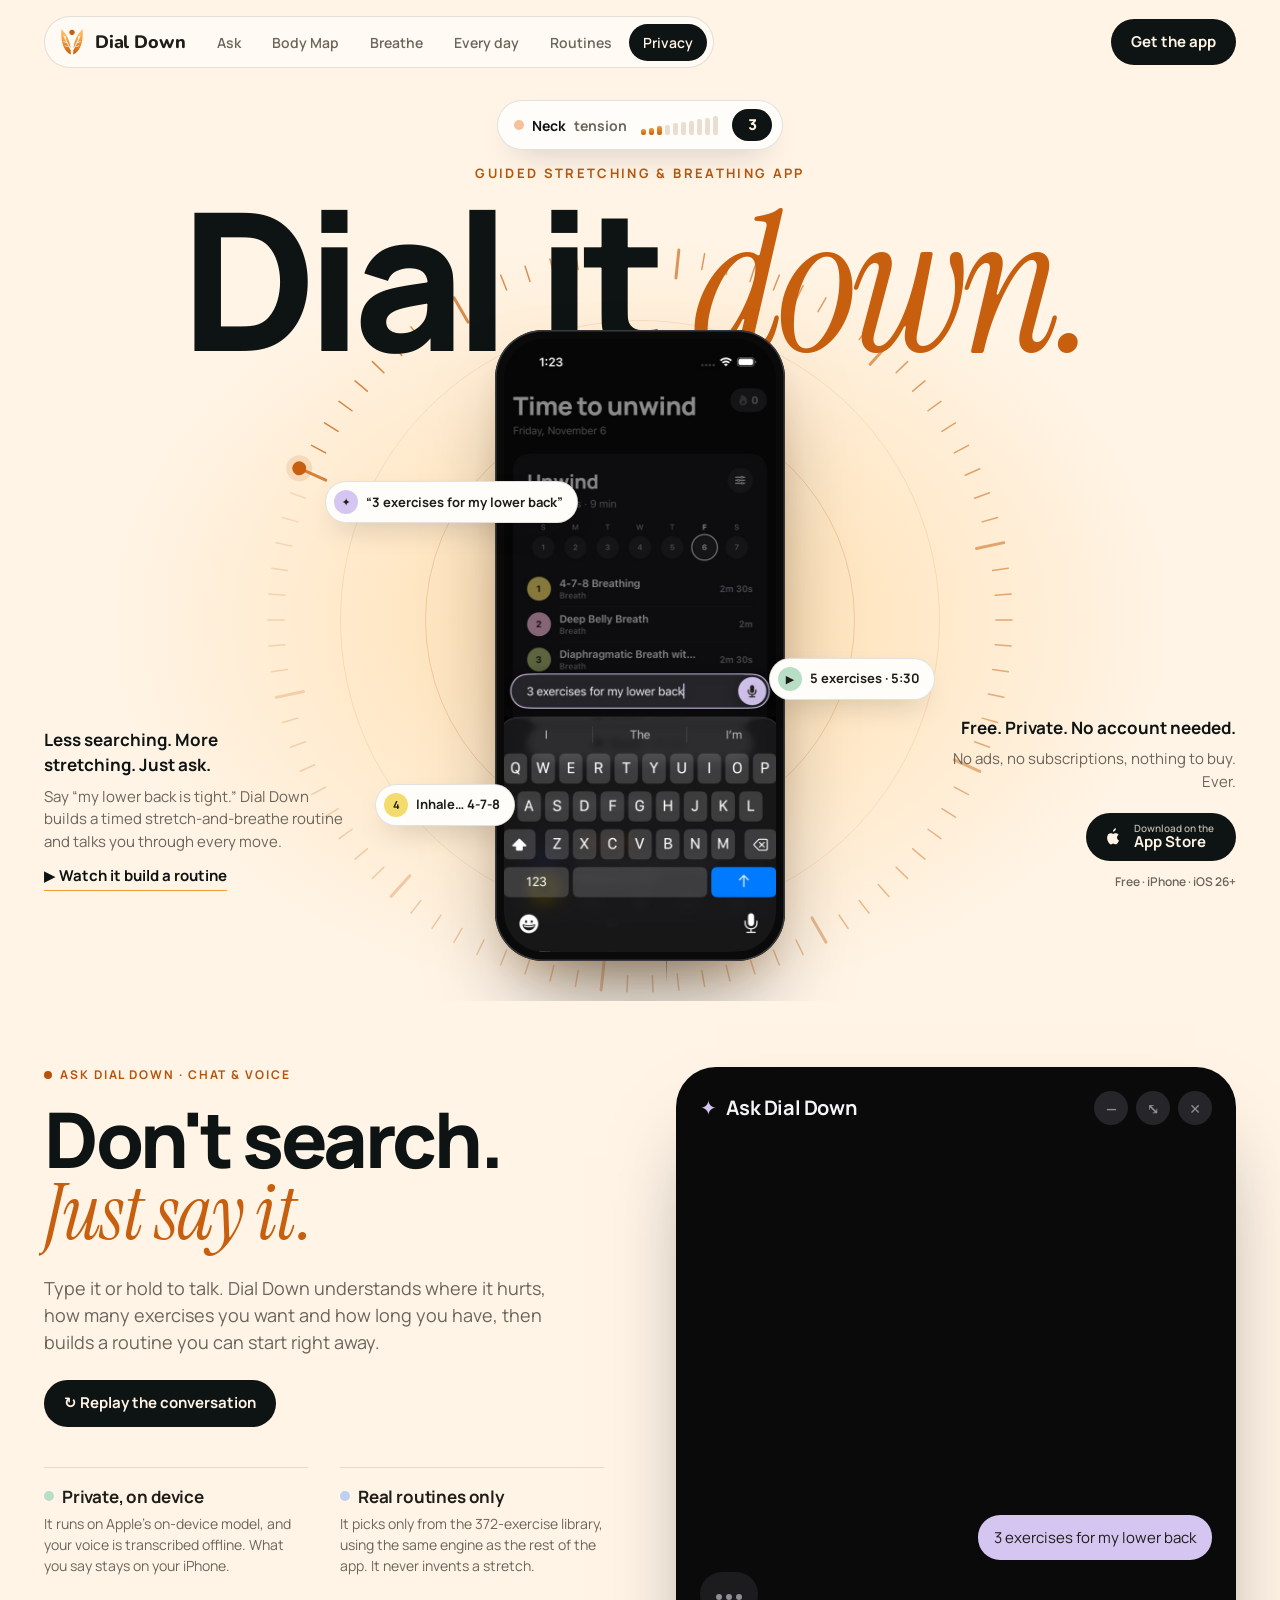
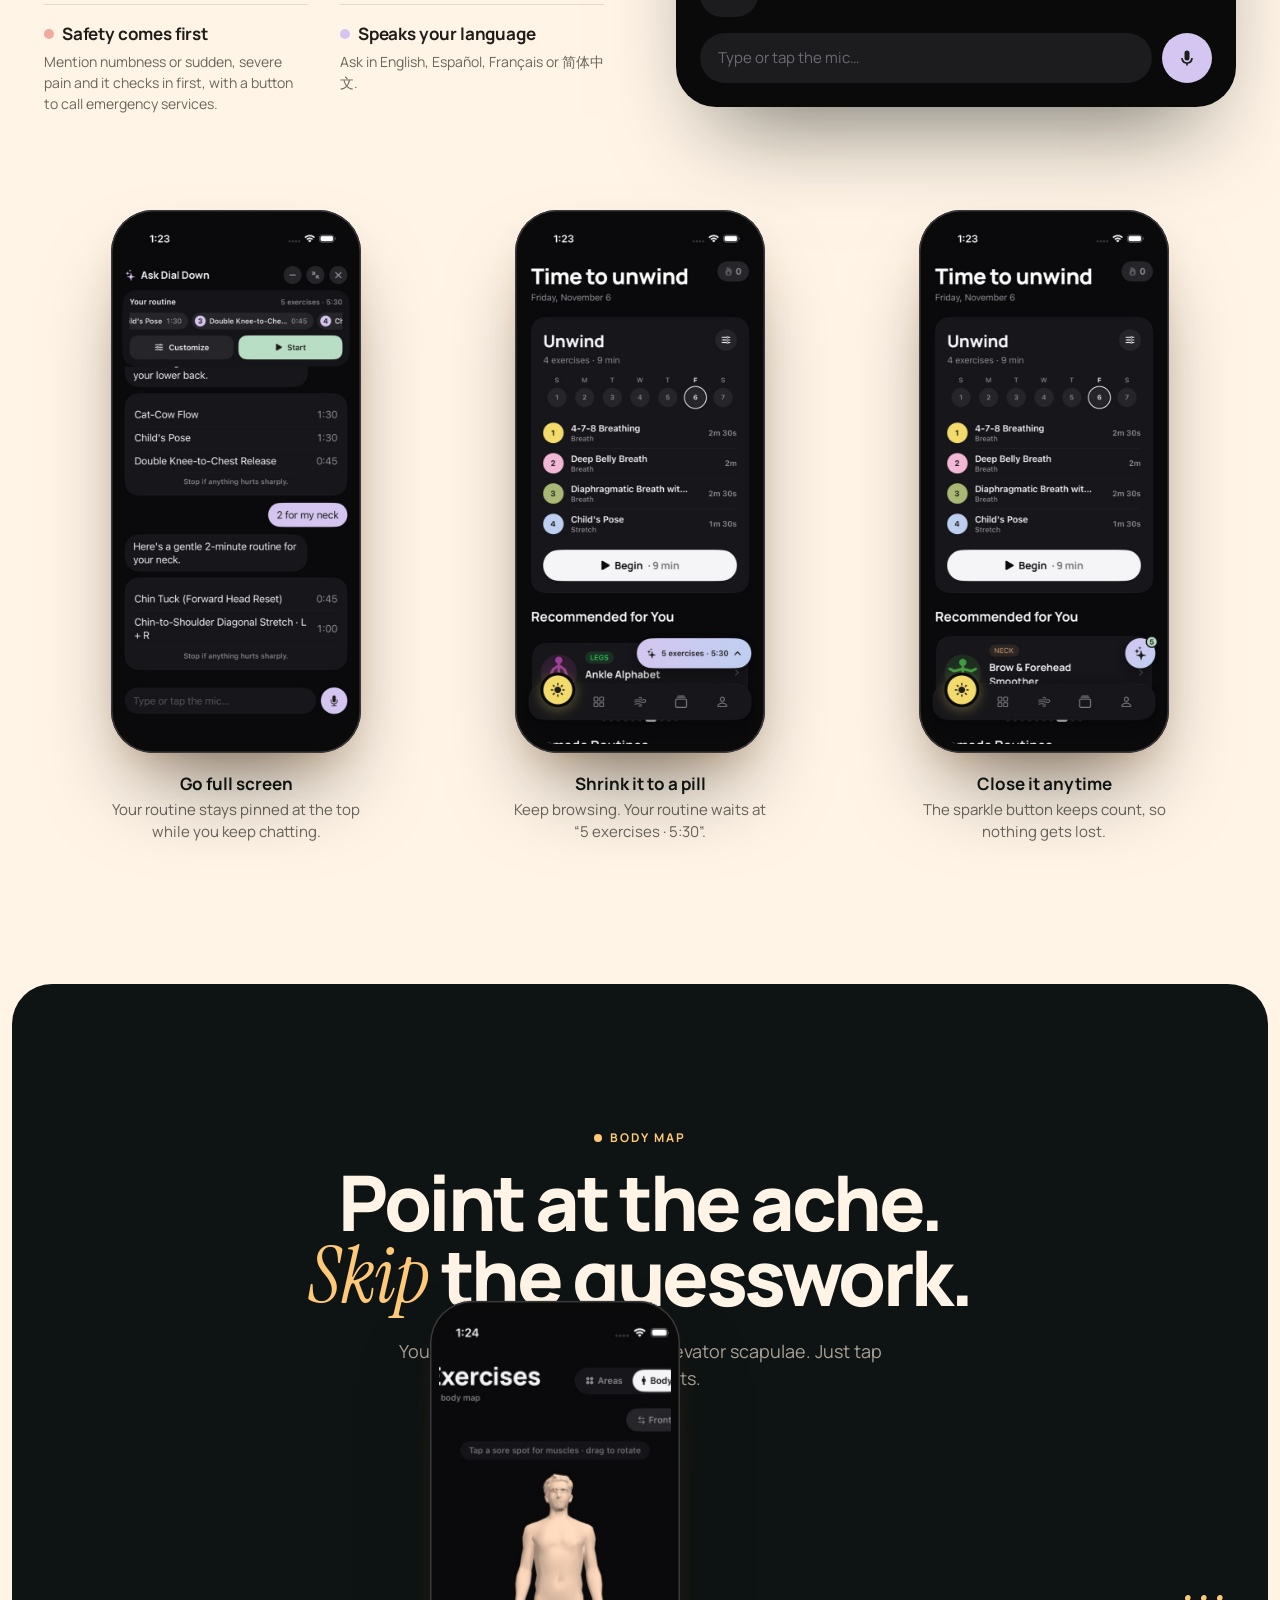
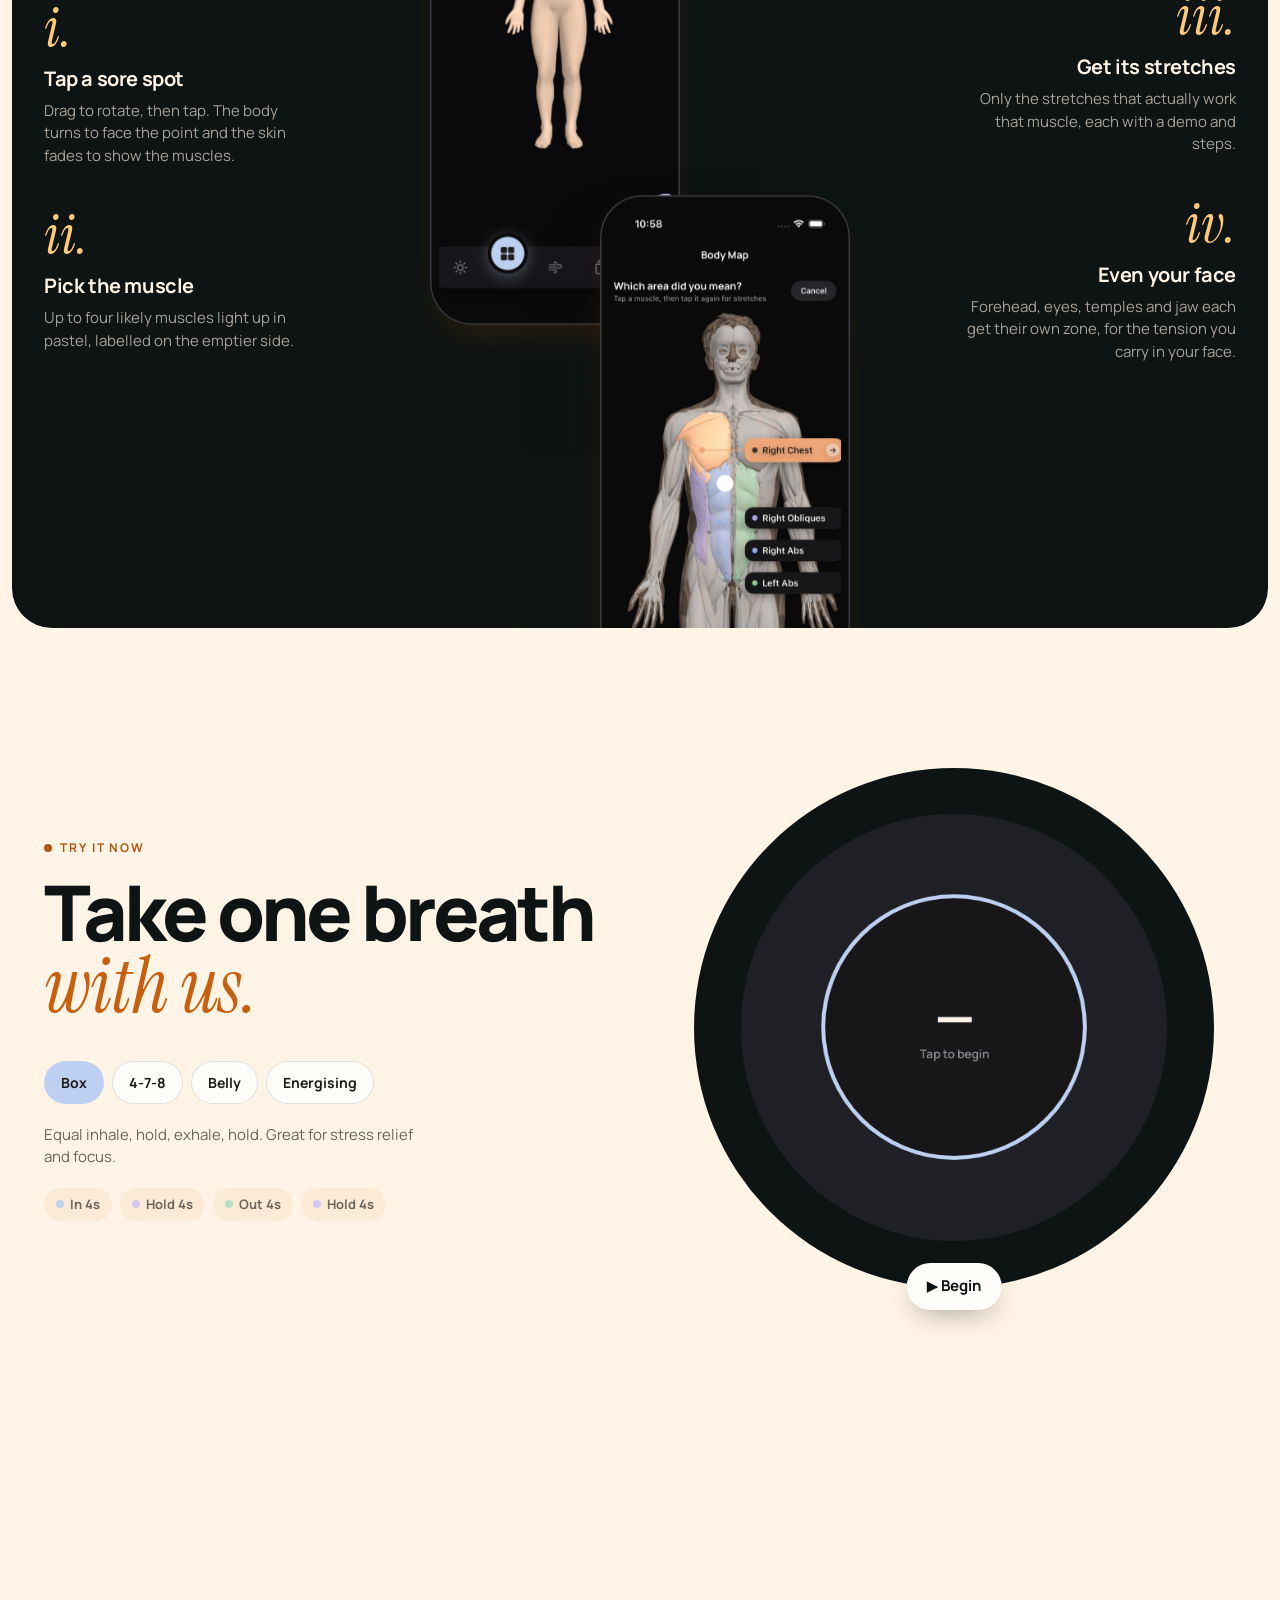
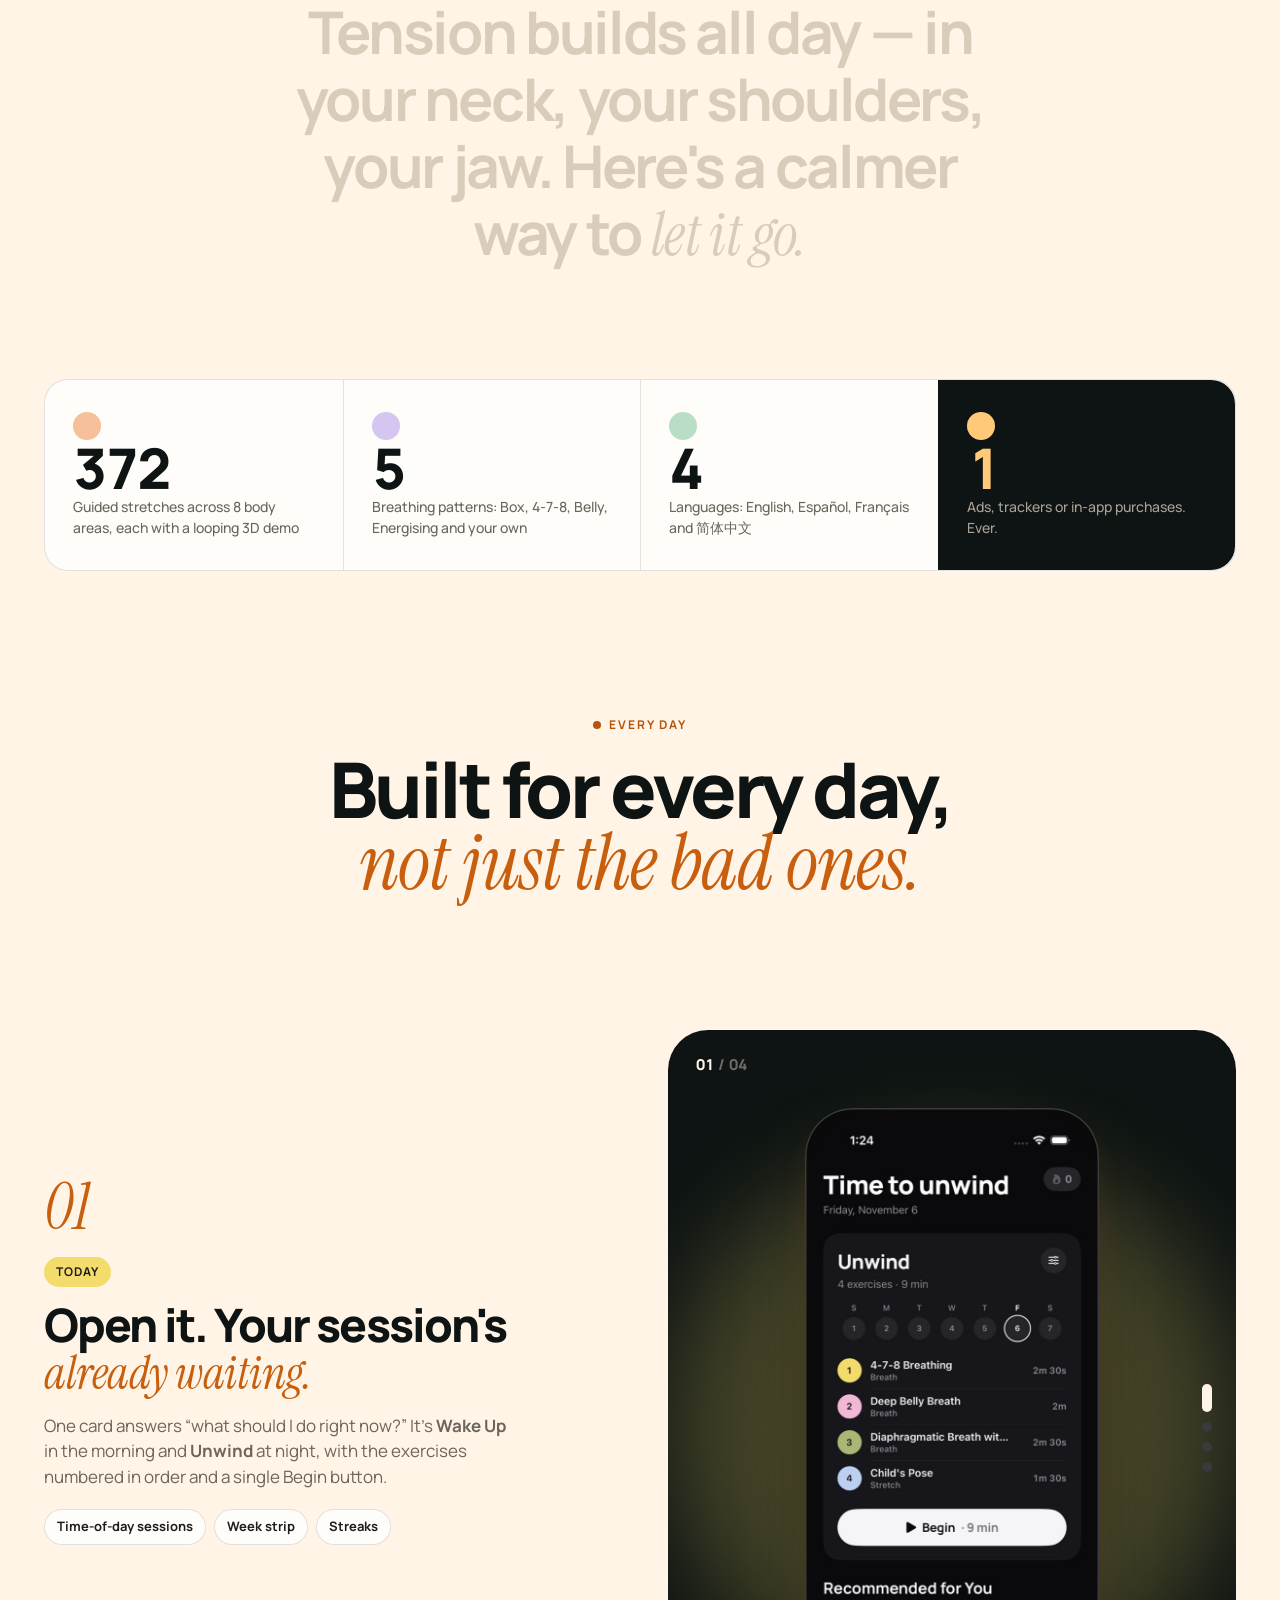
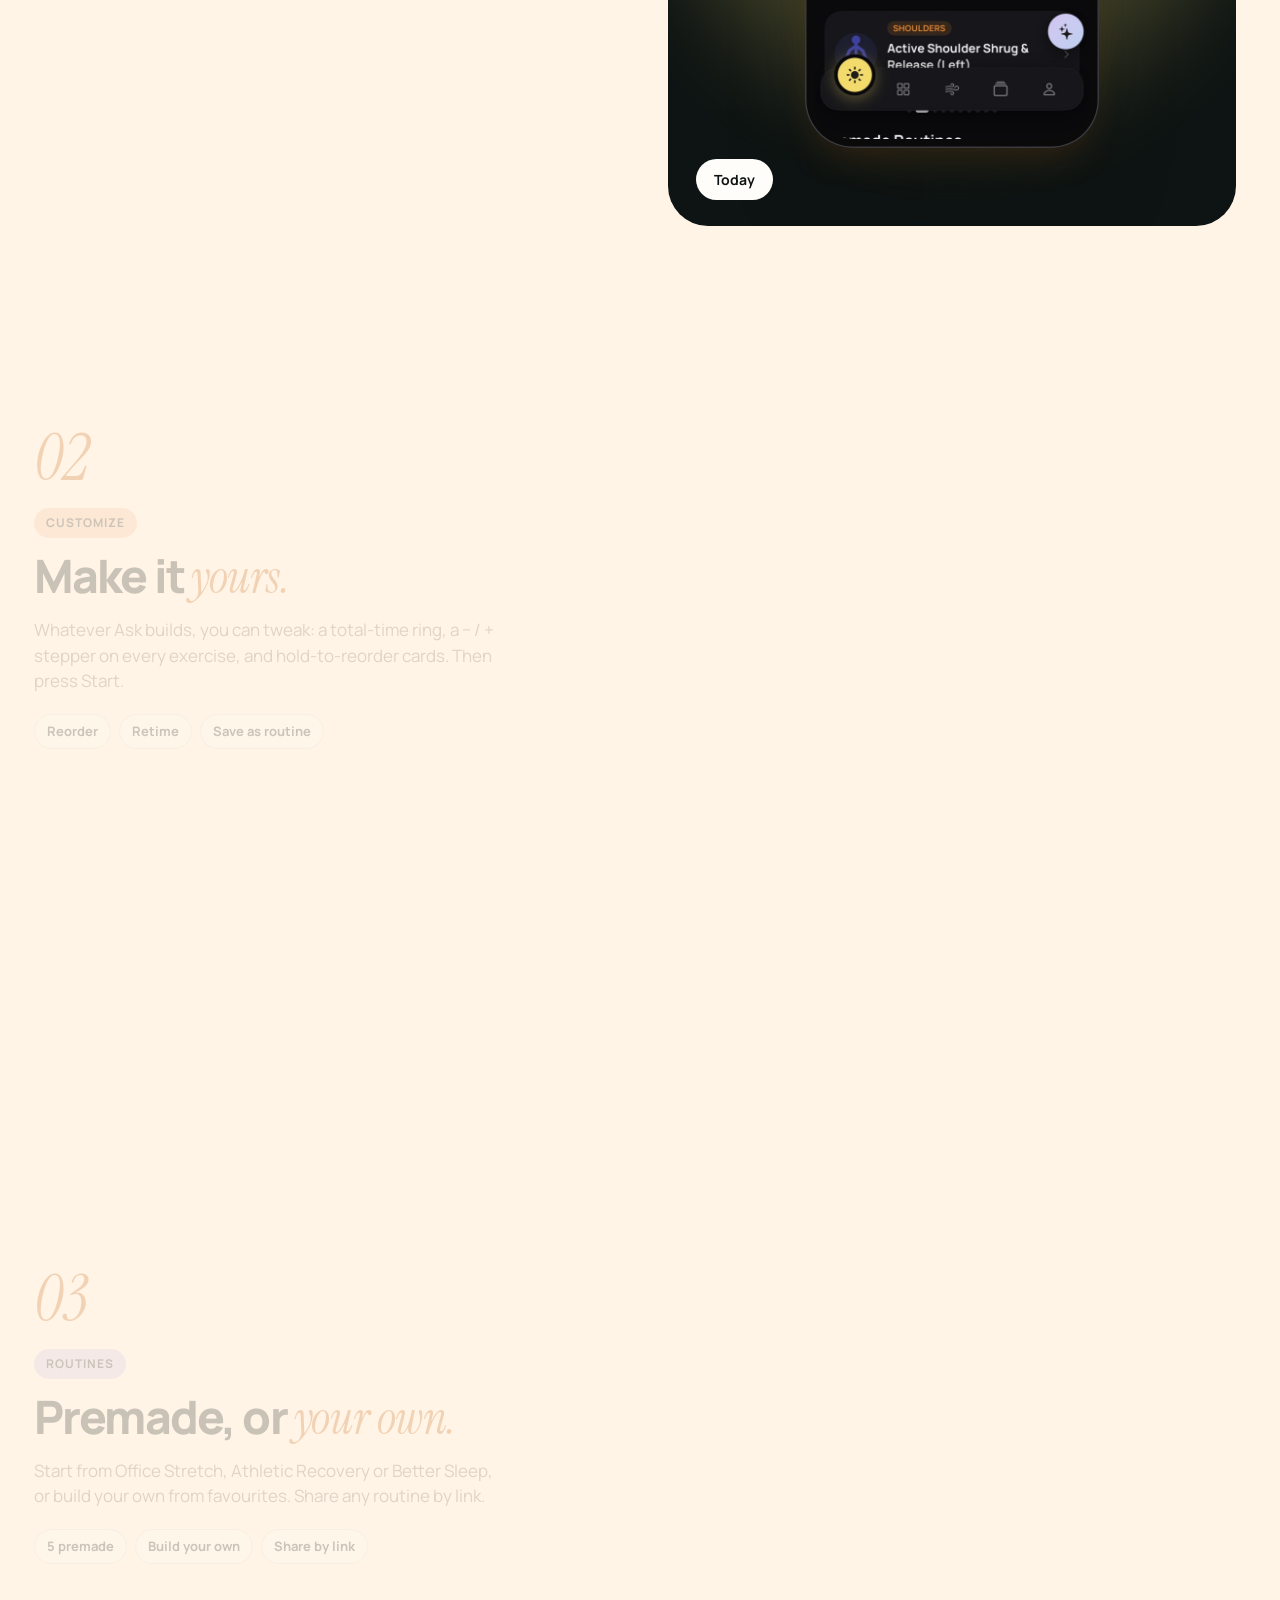
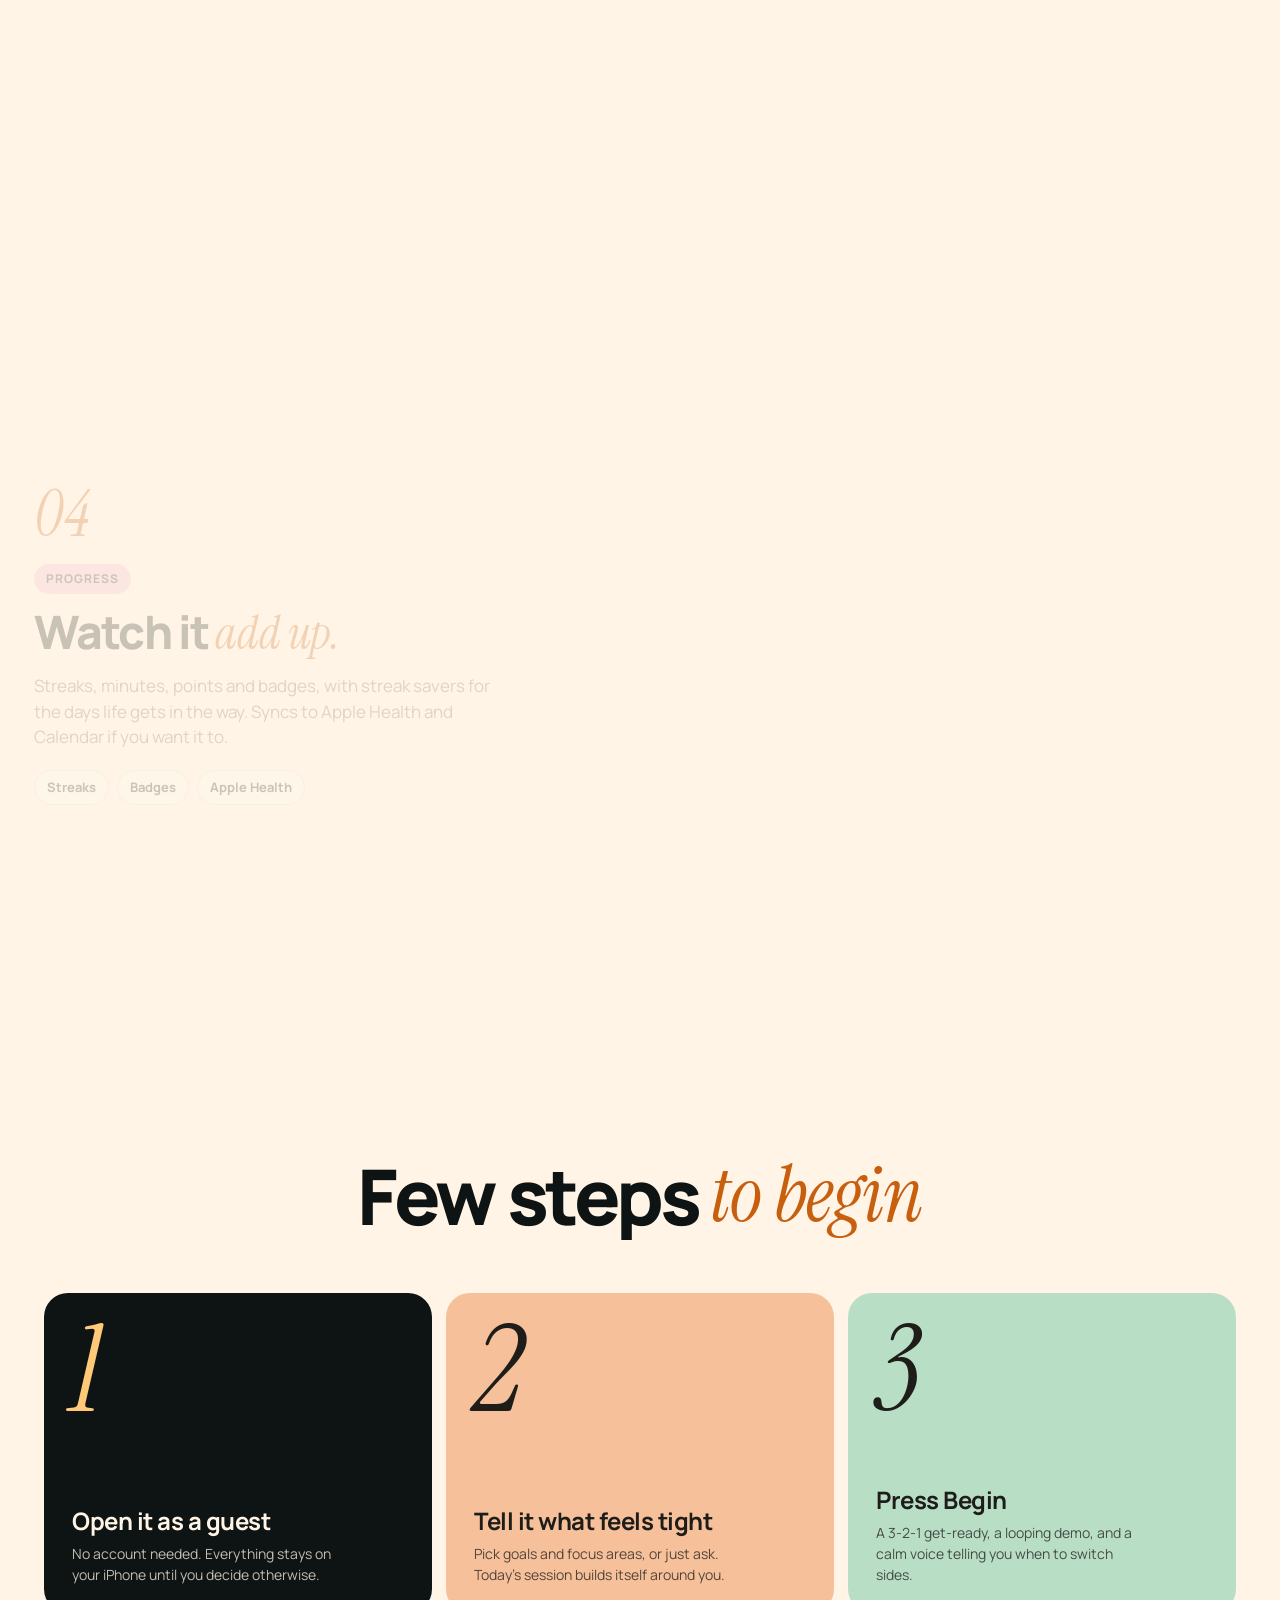
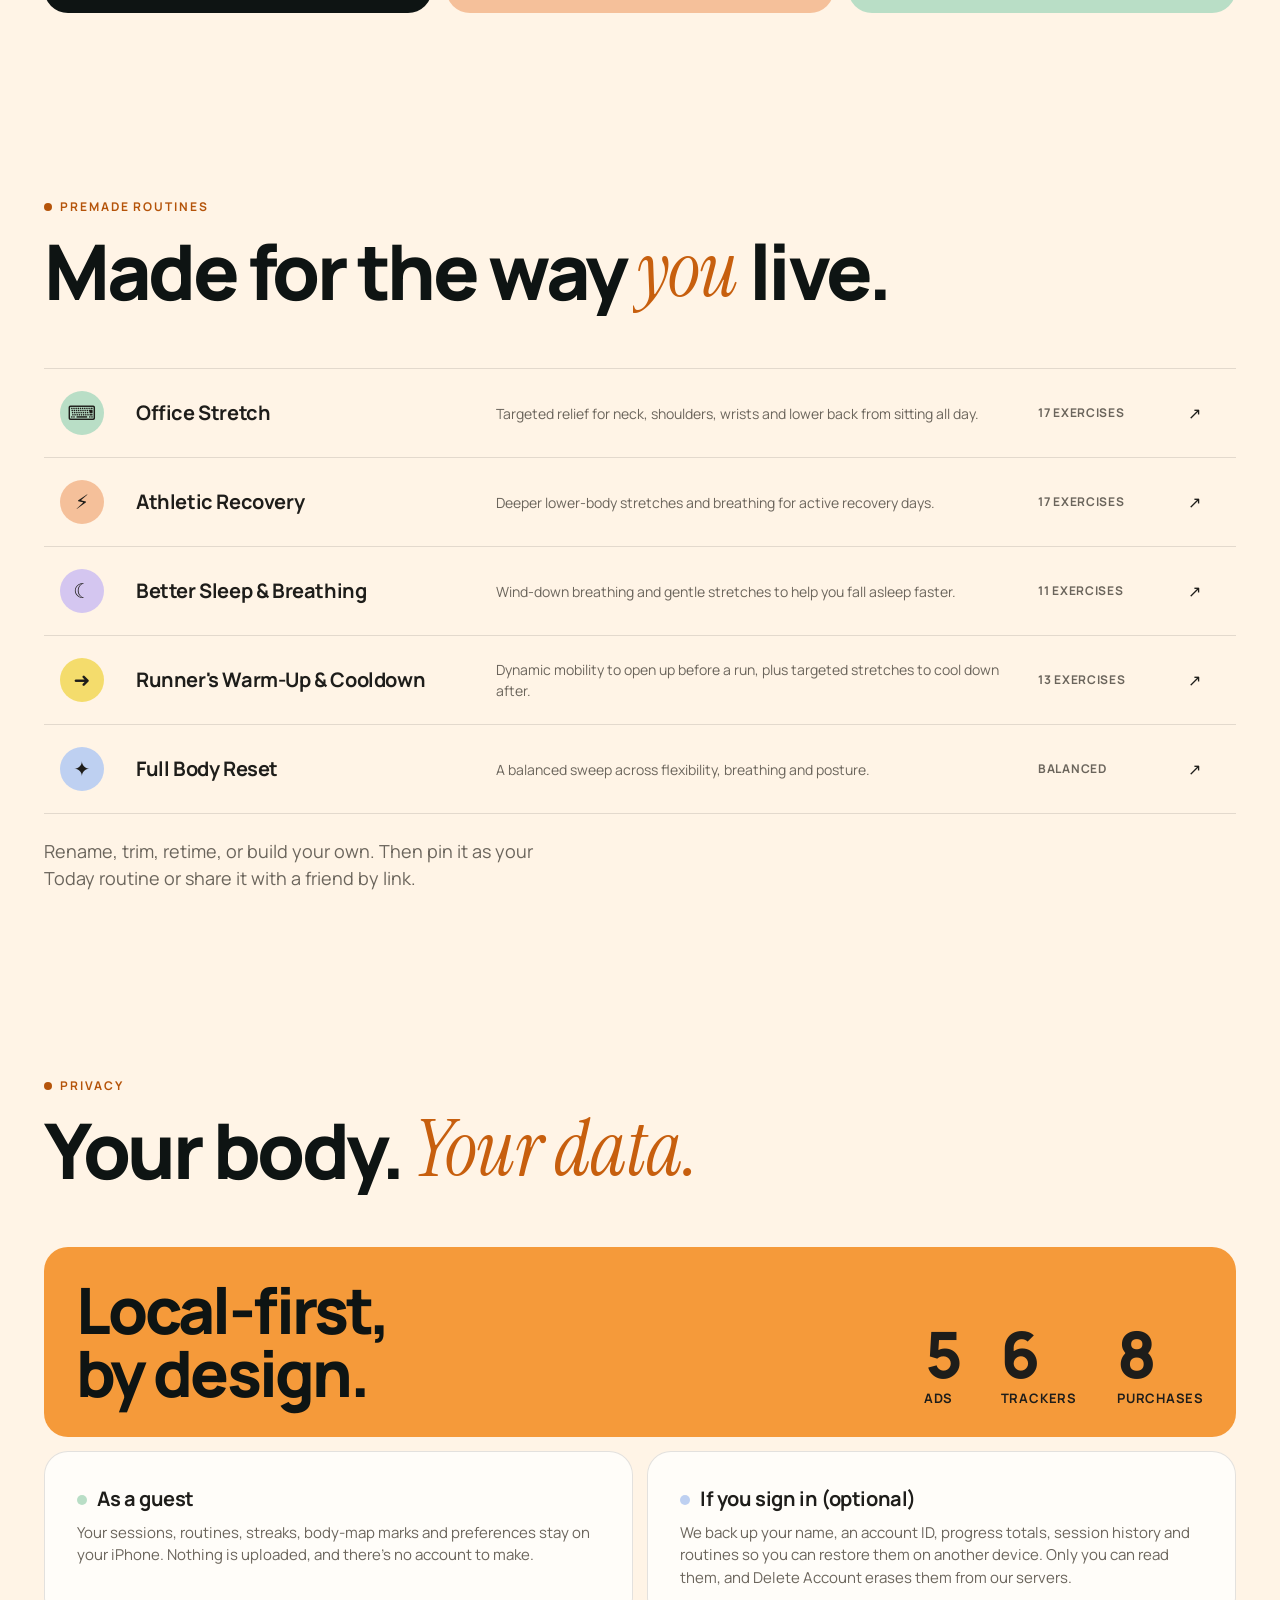
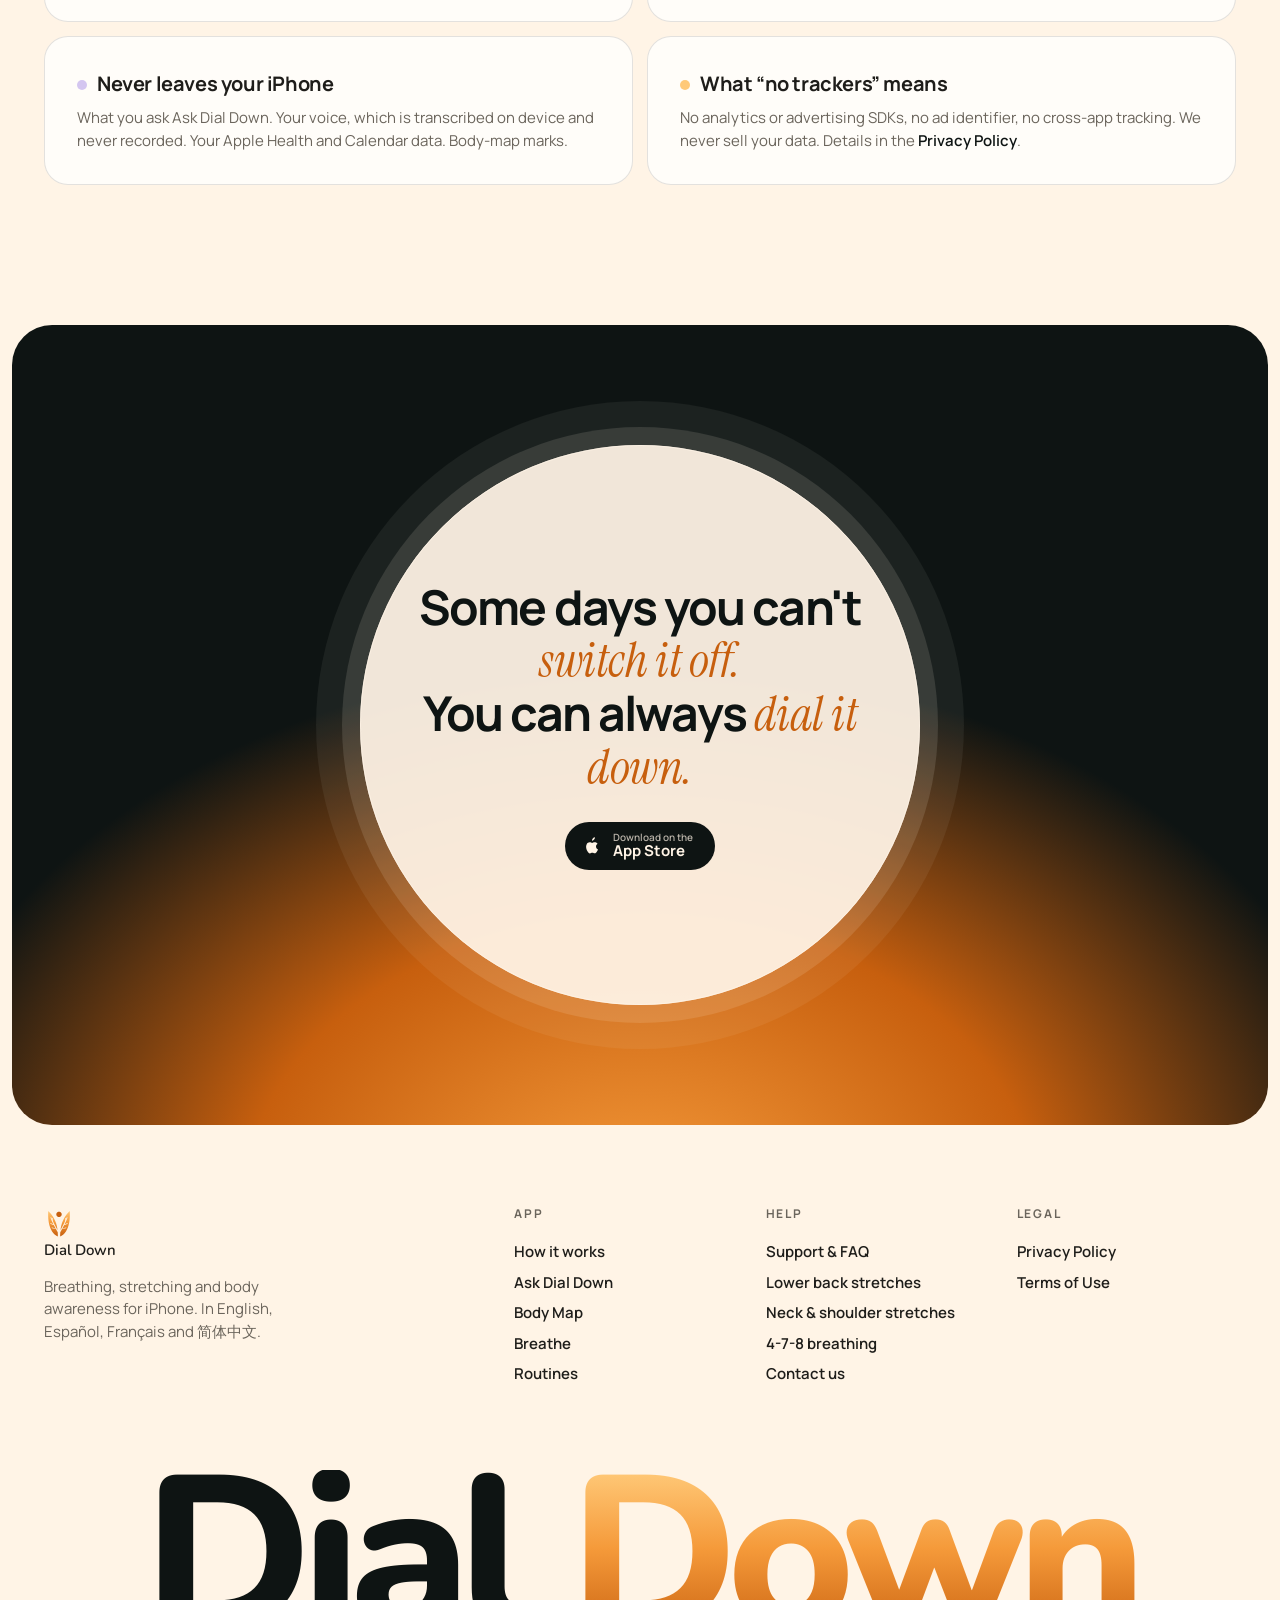
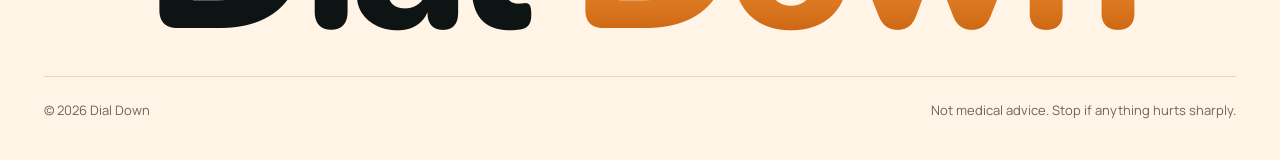
<file: index.html>
<!doctype html>
<html lang="en">
<head>
<meta charset="utf-8">
<meta name="viewport" content="width=device-width, initial-scale=1">
<title>Dial Down: Stretching &amp; Breathing App for iPhone</title>
<meta name="description" content="Less searching, more stretching. Tell Dial Down what feels tight and it builds a stretch-and-breathe routine in seconds. 372 guided exercises, a 3D body map and on-device chat and voice. Free, with no ads and no tracking.">
<meta name="theme-color" content="#0E1413">
<meta name="apple-itunes-app" content="app-id=6818409674">
<meta property="og:title" content="Dial Down — Breathe and Relax">
<meta property="og:description" content="Less searching. More stretching. Just ask. Free on iPhone.">
<meta property="og:type" content="website">
<meta property="og:image" content="https://www.getdialdown.com/assets/og-image.png">
<meta property="og:url" content="https://www.getdialdown.com/">
<link rel="canonical" href="https://www.getdialdown.com/">
<meta property="og:image:width" content="1200">
<meta property="og:image:height" content="630">
<meta name="twitter:card" content="summary_large_image">
<meta name="twitter:image" content="https://www.getdialdown.com/assets/og-image.png">
<script type="application/ld+json">
{
  "@context": "https://schema.org",
  "@graph": [
    {
      "@type": "WebSite",
      "@id": "https://www.getdialdown.com/#website",
      "url": "https://www.getdialdown.com/",
      "name": "Dial Down",
      "alternateName": ["Dial Down app", "Dial Down – Breathe and Relax"]
    },
    {
      "@type": "Organization",
      "@id": "https://www.getdialdown.com/#organization",
      "name": "Dial Down",
      "url": "https://www.getdialdown.com/",
      "logo": "https://www.getdialdown.com/icon-512.png",
      "sameAs": ["https://apps.apple.com/us/app/dial-down-breathe-and-relax/id6818409674"]
    },
    {
      "@type": "MobileApplication",
      "@id": "https://www.getdialdown.com/#app",
      "name": "Dial Down – Breathe and Relax",
      "operatingSystem": "iOS",
      "applicationCategory": "HealthApplication",
      "description": "Tell Dial Down what feels tight and it builds a guided stretch-and-breathe routine in seconds. 372 guided exercises, a 3D body map and on-device chat and voice. Free, with no ads and no tracking.",
      "image": "https://www.getdialdown.com/assets/og-image.png",
      "screenshot": "https://www.getdialdown.com/assets/screens/01-today.jpg",
      "installUrl": "https://apps.apple.com/us/app/dial-down-breathe-and-relax/id6818409674",
      "url": "https://www.getdialdown.com/",
      "publisher": { "@id": "https://www.getdialdown.com/#organization" },
      "offers": { "@type": "Offer", "price": "0", "priceCurrency": "USD" }
    }
  ]
}
</script>
<link rel="icon" href="favicon.ico" sizes="48x48">
<link rel="icon" href="favicon.svg" type="image/svg+xml">
<link rel="apple-touch-icon" href="apple-touch-icon.png">
<link rel="manifest" href="site.webmanifest">
<link rel="preconnect" href="https://fonts.googleapis.com">
<link rel="preconnect" href="https://fonts.gstatic.com" crossorigin>
<link href="https://fonts.googleapis.com/css2?family=Manrope:wght@400;500;600;700;800&family=Instrument+Serif:ital@0;1&family=Nunito:wght@800&display=swap" rel="stylesheet">
<link rel="stylesheet" href="css/styles.css">
<script>document.documentElement.classList.add('js')</script>
</head>
<body>

<header class="nav">
  <div class="wrap">
    <nav class="pill" aria-label="Primary">
      <a class="brand" href="#top" aria-label="Dial Down home"><img src="assets/brand/dialdown-symbol.svg" alt="">Dial Down</a>
      <div class="nav-links">
        <a href="#ask">Ask</a>
        <a href="#body-map">Body Map</a>
        <a href="#breathe">Breathe</a>
        <a href="#features">Every day</a>
        <a href="#routines">Routines</a>
        <a href="#privacy">Privacy</a>
      </div>
    </nav>
    <a class="btn btn-dark nav-cta" href="https://apps.apple.com/us/app/dial-down-breathe-and-relax/id6818409674">Get the app</a>
  </div>
</header>

<main id="top">

<!-- ============ HERO ============ -->
<section class="hero" id="hero">
  <div class="wrap">
    <div class="meter-row hi" style="transition-delay:.05s">
      <div class="meter" id="meter" role="img" aria-label="Tension meter turning from 9 down to 2">
        <span class="meter-area"><i id="meterDot"></i><span id="meterArea">Neck</span> tension</span>
        <span class="meter-bars" id="meterBars" aria-hidden="true"></span>
        <span class="meter-num" id="meterNum">9</span>
      </div>
    </div>
    <p class="hero-eyebrow hi" style="transition-delay:.08s">Guided stretching &amp; breathing app</p>
    <h1 id="heroTitle" aria-label="Dial it down.">
      <span class="w"><span style="transition-delay:.1s">Dial</span></span>
      <span class="w"><span style="transition-delay:.2s">it</span></span>
      <span class="w"><span style="transition-delay:.34s"><em>down.</em></span></span>
    </h1>

    <div class="hero-stage">
      <div class="hero-side left hi" style="transition-delay:.9s">
        <strong>Less searching. More stretching. Just ask.</strong>
        Say “my lower back is tight.” Dial Down builds a timed stretch‑and‑breathe routine and talks you through every move.
        <a class="hero-link" href="#ask">▶ Watch it build a routine</a>
      </div>

      <div class="phone-wrap" id="heroPhone">
        <div class="dial" aria-hidden="true">
          <div class="ring r1"></div><div class="ring r2"></div>
          <div class="inner" id="dialInner"><svg viewBox="0 0 760 760" id="dialSvg"></svg><span class="knob"></span></div>
        </div>
        <div class="hero-chip chip-a" style="transition-delay:1.25s"><b>✦</b>“3 exercises for my lower back”</div>
        <div class="hero-chip chip-b" style="transition-delay:1.45s"><b>▶</b>5 exercises · 5:30</div>
        <div class="hero-chip chip-c" style="transition-delay:1.65s"><b>4</b>Inhale… 4‑7‑8</div>
        <div class="phone" style="transition-delay:.45s">
          <div class="scr" id="heroScreens">
            <img class="on" src="assets/screens/01-today.jpg" alt="Today screen: Time to unwind, a 9-minute Unwind session">
            <img src="assets/screens/10-ask-bar.jpg" alt="Typing “3 exercises for my lower back” into Ask Dial Down" loading="lazy">
            <img src="assets/screens/11-ask-side-chat.jpg" alt="Ask Dial Down building a routine in a side chat" loading="lazy">
            <img src="assets/screens/14-ask-pill.jpg" alt="Ask chat shrunk to a pill showing 5 exercises, 5:30" loading="lazy">
          </div>
        </div>
      </div>

      <div class="hero-side right hi" style="transition-delay:1s">
        <strong>Free. Private. No account needed.</strong>
        No ads, no subscriptions, nothing to buy. Ever.
        <div><a class="btn btn-dark btn-store" href="https://apps.apple.com/us/app/dial-down-breathe-and-relax/id6818409674">
          <svg viewBox="0 0 24 24" fill="currentColor" aria-hidden="true"><path d="M16.37 12.6c.02 2.4 2.1 3.2 2.13 3.21-.02.06-.33 1.14-1.1 2.26-.66.97-1.35 1.94-2.43 1.96-1.07.02-1.41-.63-2.63-.63s-1.6.61-2.61.65c-1.05.04-1.84-1.05-2.51-2.02-1.37-1.98-2.41-5.6-1.01-8.04.7-1.21 1.94-1.98 3.29-2 1.03-.02 2 .69 2.63.69.63 0 1.81-.86 3.05-.73.52.02 1.98.21 2.91 1.58-.08.05-1.74 1.01-1.72 3.03M14.36 5.03c.56-.67.93-1.6.83-2.53-.8.03-1.77.53-2.34 1.2-.52.6-.97 1.55-.85 2.46.89.07 1.8-.45 2.36-1.13"/></svg>
          <span><small>Download on the</small>App Store</span></a></div>
        <p class="hero-meta">Free · iPhone · iOS 26+</p>
      </div>
    </div>
  </div>
  <div class="scroll-cue hi" style="transition-delay:1.8s" aria-hidden="true">Scroll<i></i></div>
</section>

<!-- ============ ASK ============ -->
<section class="pad" id="ask" style="padding-top:60px">
  <div class="wrap">
    <div class="ask">
      <div>
        <span class="kicker">Ask Dial Down · Chat &amp; voice</span>
        <h2 class="h2 rv" style="margin:16px 0 20px">Don't search. <em>Just say it.</em></h2>
        <p class="lead">Type it or hold to talk. Dial Down understands where it hurts, how many exercises you want and how long you have, then builds a routine you can start right away.</p>
        <button class="btn btn-dark replay" id="replay">↻ Replay the conversation</button>
        <div class="ask-points">
          <div><h4><i style="background:var(--mint)"></i>Private, on device</h4><p>It runs on Apple's on‑device model, and your voice is transcribed offline. What you say stays on your iPhone.</p></div>
          <div><h4><i style="background:var(--blue)"></i>Real routines only</h4><p>It picks only from the 372‑exercise library, using the same engine as the rest of the app. It never invents a stretch.</p></div>
          <div><h4><i style="background:var(--coral)"></i>Safety comes first</h4><p>Mention numbness or sudden, severe pain and it checks in first, with a button to call emergency services.</p></div>
          <div><h4><i style="background:var(--lav)"></i>Speaks your language</h4><p>Ask in English, Español, Français or 简体中文.</p></div>
        </div>
      </div>

      <div class="chat rv" aria-label="Example Ask Dial Down conversation">
        <div class="chat-head"><span class="spark">✦</span>Ask Dial Down<span class="ctl" aria-hidden="true"><span>—</span><span>⤡</span><span>✕</span></span></div>
        <div class="tray" id="tray" style="opacity:0">
          <div class="tray-top">Your routine<span id="trayMeta">3 exercises · 3:45</span></div>
          <div class="tray-chips" id="trayChips"></div>
          <div class="tray-btns"><span>⚙︎ Customize</span><span class="go">▶ Start</span></div>
        </div>
        <div class="chat-body" id="chatBody" aria-live="polite"></div>
        <div class="chat-bar"><div class="field" id="field">Type or tap the mic…</div>
          <span class="mic" aria-hidden="true"><svg width="20" height="20" viewBox="0 0 24 24" fill="currentColor"><path d="M12 15a3 3 0 0 0 3-3V6a3 3 0 1 0-6 0v6a3 3 0 0 0 3 3Zm5-3a5 5 0 0 1-10 0H5a7 7 0 0 0 6 6.92V21h2v-2.08A7 7 0 0 0 19 12h-2Z"/></svg></span>
        </div>
      </div>
    </div>

    <div class="ask-strip">
      <figure class="rv"><div class="phone sm"><div class="scr"><img class="on" src="assets/screens/12-ask-full-screen.jpg" alt="Ask chat full screen" loading="lazy"></div></div>
        <figcaption><b>Go full screen</b>Your routine stays pinned at the top while you keep chatting.</figcaption></figure>
      <figure class="rv" style="transition-delay:.12s"><div class="phone sm"><div class="scr"><img class="on" src="assets/screens/14-ask-pill.jpg" alt="Ask chat shrunk to a pill" loading="lazy"></div></div>
        <figcaption><b>Shrink it to a pill</b>Keep browsing. Your routine waits at “5 exercises · 5:30”.</figcaption></figure>
      <figure class="rv" style="transition-delay:.24s"><div class="phone sm"><div class="scr"><img class="on" src="assets/screens/15-ask-closed-badge.jpg" alt="Ask button with a badge showing 5" loading="lazy"></div></div>
        <figcaption><b>Close it anytime</b>The sparkle button keeps count, so nothing gets lost.</figcaption></figure>
    </div>
  </div>
</section>

<!-- ============ BODY MAP ============ -->
<section class="dark pad" id="body-map">
  <div class="wrap" style="text-align:center">
    <span class="kicker">Body Map</span>
    <h2 class="h2 rv" style="margin:16px auto 20px;max-width:14ch">Point at the ache. <em>Skip</em> the guesswork.</h2>
    <p class="lead" style="margin:0 auto">You don't need to know it's your levator scapulae. Just tap where it hurts.</p>
    <div class="bm" style="text-align:left">
      <div class="bm-steps">
        <div class="bm-step rv"><div class="no">i.</div><h4>Tap a sore spot</h4><p>Drag to rotate, then tap. The body turns to face the point and the skin fades to show the muscles.</p></div>
        <div class="bm-step rv"><div class="no">ii.</div><h4>Pick the muscle</h4><p>Up to four likely muscles light up in pastel, labelled on the emptier side.</p></div>
      </div>
      <div class="bm-phones" id="bmPhones">
        <div class="phone sm" data-par="-0.06"><div class="scr"><img class="on" src="assets/screens/02-exercises.jpg" alt="Rotatable 3D body map" loading="lazy"></div></div>
        <div class="phone sm" data-par="0.08"><div class="scr"><img class="on" src="assets/screens/body-map-picker.jpg" alt="Muscle picker: which area did you mean?" loading="lazy"></div></div>
      </div>
      <div class="bm-steps right">
        <div class="bm-step rv"><div class="no">iii.</div><h4>Get its stretches</h4><p>Only the stretches that actually work that muscle, each with a demo and steps.</p></div>
        <div class="bm-step rv"><div class="no">iv.</div><h4>Even your face</h4><p>Forehead, eyes, temples and jaw each get their own zone, for the tension you carry in your face.</p></div>
      </div>
    </div>
  </div>
</section>

<!-- ============ BREATHE DEMO ============ -->
<section class="pad" id="breathe">
  <div class="wrap breathe">
    <div>
      <span class="kicker">Try it now</span>
      <h2 class="h2 rv" style="margin-top:16px">Take one breath <em>with us.</em></h2>
      <div class="patterns" role="group" aria-label="Breathing pattern">
        <button class="pat" aria-pressed="true" data-p="box" style="--pc:var(--blue)">Box</button>
        <button class="pat" aria-pressed="false" data-p="478" style="--pc:var(--lav)">4‑7‑8</button>
        <button class="pat" aria-pressed="false" data-p="belly" style="--pc:var(--mint)">Belly</button>
        <button class="pat" aria-pressed="false" data-p="energy" style="--pc:var(--yellow)">Energising</button>
      </div>
      <p class="pat-desc" id="patDesc"></p>
      <div class="timing" id="timing"></div>
    </div>
    <div class="orb-box">
      <div class="orb-track" aria-hidden="true"></div>
      <div class="orb" id="orb"><div><div class="count" id="count">—</div><div class="phase" id="phase">Tap to begin</div></div></div>
      <button class="btn btn-dark orb-btn" id="orbBtn" style="background:var(--white);color:var(--ink);box-shadow:0 10px 30px -10px rgba(0,0,0,.4)">▶ Begin</button>
    </div>
  </div>
</section>

<!-- ============ STATEMENT ============ -->
<section class="statement">
  <div class="wrap">
    <p id="statement">Tension builds all day — in your neck, your shoulders, your jaw. Here's a calmer way to <em>let it go.</em></p>
  </div>
</section>

<!-- ============ STATS ============ -->
<section>
  <div class="wrap">
    <div class="stats rv">
      <div class="stat"><span class="dot" style="background:var(--peach)"></span><div><div class="num" data-count="372">372</div><p>Guided stretches across 8 body areas, each with a looping 3D demo</p></div></div>
      <div class="stat"><span class="dot" style="background:var(--lav)"></span><div><div class="num" data-count="5">5</div><p>Breathing patterns: Box, 4‑7‑8, Belly, Energising and your own</p></div></div>
      <div class="stat"><span class="dot" style="background:var(--mint)"></span><div><div class="num" data-count="4">4</div><p>Languages: English, Español, Français and 简体中文</p></div></div>
      <div class="stat hl"><span class="dot" style="background:var(--glow)"></span><div><div class="num" data-down="9">0</div><p>Ads, trackers or in‑app purchases. Ever.</p></div></div>
    </div>
  </div>
</section>

<!-- ============ STORY: EVERY DAY ============ -->
<section class="pad" id="features" style="padding-bottom:60px">
  <div class="wrap">
    <div class="story-head">
      <span class="kicker">Every day</span>
      <h2 class="h2 rv" style="margin-top:16px">Built for every day,<br><em>not just the bad ones.</em></h2>
    </div>

    <div class="story">
      <div class="steps" id="steps">
        <article class="step" data-img="01-today.jpg" data-c="var(--yellow)" data-label="Today">
          <div class="no">01</div><span class="tag" style="--c:var(--yellow)">Today</span>
          <h3>Open it. Your session's <em>already waiting.</em></h3>
          <p>One card answers “what should I do right now?” It's <b>Wake Up</b> in the morning and <b>Unwind</b> at night, with the exercises numbered in order and a single Begin button.</p>
          <ul><li>Time‑of‑day sessions</li><li>Week strip</li><li>Streaks</li></ul>
          <div class="phone sm m-shot"><div class="scr"><img class="on" src="assets/screens/01-today.jpg" alt="Today screen" loading="lazy"></div></div>
        </article>
        <article class="step" data-img="13-ask-customize.jpg" data-c="var(--peach)" data-label="Customize">
          <div class="no">02</div><span class="tag" style="--c:var(--peach)">Customize</span>
          <h3>Make it <em>yours.</em></h3>
          <p>Whatever Ask builds, you can tweak: a total‑time ring, a − / + stepper on every exercise, and hold‑to‑reorder cards. Then press Start.</p>
          <ul><li>Reorder</li><li>Retime</li><li>Save as routine</li></ul>
          <div class="phone sm m-shot"><div class="scr"><img class="on" src="assets/screens/13-ask-customize.jpg" alt="Customize routine screen" loading="lazy"></div></div>
        </article>
        <article class="step" data-img="04-routines.jpg" data-c="var(--lav)" data-label="Routines">
          <div class="no">03</div><span class="tag" style="--c:var(--lav)">Routines</span>
          <h3>Premade, or <em>your own.</em></h3>
          <p>Start from Office Stretch, Athletic Recovery or Better Sleep, or build your own from favourites. Share any routine by link.</p>
          <ul><li>5 premade</li><li>Build your own</li><li>Share by link</li></ul>
          <div class="phone sm m-shot"><div class="scr"><img class="on" src="assets/screens/04-routines.jpg" alt="Routines screen" loading="lazy"></div></div>
        </article>
        <article class="step" data-img="05-profile.jpg" data-c="var(--pink)" data-label="Progress">
          <div class="no">04</div><span class="tag" style="--c:var(--pink)">Progress</span>
          <h3>Watch it <em>add up.</em></h3>
          <p>Streaks, minutes, points and badges, with streak savers for the days life gets in the way. Syncs to Apple Health and Calendar if you want it to.</p>
          <ul><li>Streaks</li><li>Badges</li><li>Apple Health</li></ul>
          <div class="phone sm m-shot"><div class="scr"><img class="on" src="assets/screens/05-profile.jpg" alt="Profile and stats" loading="lazy"></div></div>
        </article>
      </div>

      <div class="stage-col">
        <div class="stage">
          <div class="stage-card" id="stageCard" style="--c:var(--yellow)">
            <span class="bar" id="storyBar"></span>
            <span class="stage-count" id="stageCount">01 <span>/ 04</span></span>
            <div class="phone"><div class="scr" id="stageScreens"></div></div>
            <span class="stage-label" id="stageLabel">Today</span>
            <div class="rail" id="rail" role="tablist" aria-label="Jump to step"></div>
          </div>
        </div>
      </div>
    </div>
  </div>
</section>

<!-- ============ FEW STEPS ============ -->
<section class="pad" style="padding-top:40px">
  <div class="wrap">
    <h2 class="h2 rv" style="text-align:center">Few steps <em>to begin</em></h2>
    <div class="cards">
      <div class="card c1 rv"><div class="big">1</div><div><h4>Open it as a guest</h4><p>No account needed. Everything stays on your iPhone until you decide otherwise.</p></div></div>
      <div class="card c2 rv" style="transition-delay:.1s"><div class="big">2</div><div><h4>Tell it what feels tight</h4><p>Pick goals and focus areas, or just ask. Today's session builds itself around you.</p></div></div>
      <div class="card c3 rv" style="transition-delay:.2s"><div class="big">3</div><div><h4>Press Begin</h4><p>A 3‑2‑1 get‑ready, a looping demo, and a calm voice telling you when to switch sides.</p></div></div>
    </div>
  </div>
</section>

<!-- ============ ROUTINES ============ -->
<section class="pad" id="routines" style="padding-top:40px">
  <div class="wrap">
    <span class="kicker">Premade routines</span>
    <h2 class="h2 rv" style="margin-top:16px">Made for the way <em>you</em> live.</h2>
    <div class="rtable stagger">
      <a class="rrow" href="#download"><span class="ic" style="background:var(--mint)">⌨︎</span><h4>Office Stretch</h4><p>Targeted relief for neck, shoulders, wrists and lower back from sitting all day.</p><span class="tag">17 exercises</span><span>↗</span></a>
      <a class="rrow" href="#download"><span class="ic" style="background:var(--peach)">⚡︎</span><h4>Athletic Recovery</h4><p>Deeper lower‑body stretches and breathing for active recovery days.</p><span class="tag">17 exercises</span><span>↗</span></a>
      <a class="rrow" href="#download"><span class="ic" style="background:var(--lav)">☾</span><h4>Better Sleep &amp; Breathing</h4><p>Wind‑down breathing and gentle stretches to help you fall asleep faster.</p><span class="tag">11 exercises</span><span>↗</span></a>
      <a class="rrow" href="#download"><span class="ic" style="background:var(--yellow)">➜</span><h4>Runner's Warm‑Up &amp; Cooldown</h4><p>Dynamic mobility to open up before a run, plus targeted stretches to cool down after.</p><span class="tag">13 exercises</span><span>↗</span></a>
      <a class="rrow" href="#download"><span class="ic" style="background:var(--blue)">✦</span><h4>Full Body Reset</h4><p>A balanced sweep across flexibility, breathing and posture.</p><span class="tag">Balanced</span><span>↗</span></a>
    </div>
    <p class="lead" style="margin-top:24px">Rename, trim, retime, or build your own. Then pin it as your Today routine or share it with a friend by link.</p>
  </div>
</section>

<!-- ============ PRIVACY ============ -->
<section class="pad" id="privacy" style="padding-top:40px">
  <div class="wrap">
    <span class="kicker">Privacy</span>
    <h2 class="h2 rv" style="margin-top:16px">Your body. <em>Your data.</em></h2>
    <div class="priv">
      <div class="pcard wide rv">
        <h2 class="h2">Local‑first,<br>by design.</h2>
        <div class="zeros"><div><span data-down="9">0</span><small>Ads</small></div><div><span data-down="9">0</span><small>Trackers</small></div><div><span data-down="9">0</span><small>Purchases</small></div></div>
      </div>
      <div class="pcard rv"><h4><i style="background:var(--mint)"></i>As a guest</h4><p>Your sessions, routines, streaks, body‑map marks and preferences stay on your iPhone. Nothing is uploaded, and there's no account to make.</p></div>
      <div class="pcard rv"><h4><i style="background:var(--blue)"></i>If you sign in (optional)</h4><p>We back up your name, an account ID, progress totals, session history and routines so you can restore them on another device. Only you can read them, and Delete Account erases them from our servers.</p></div>
      <div class="pcard rv"><h4><i style="background:var(--lav)"></i>Never leaves your iPhone</h4><p>What you ask Ask Dial Down. Your voice, which is transcribed on device and never recorded. Your Apple Health and Calendar data. Body‑map marks.</p></div>
      <div class="pcard rv"><h4><i style="background:var(--glow)"></i>What “no trackers” means</h4><p>No analytics or advertising SDKs, no ad identifier, no cross‑app tracking. We never sell your data. Details in the <a href="/privacy">Privacy Policy</a>.</p></div>
    </div>
  </div>
</section>

<!-- ============ FINAL CTA ============ -->
<section class="final" id="download">
  <div class="final-orb rv">
    <div>
      <h2>Some days you can't <em>switch it off.</em><br>You can always <em>dial it down.</em></h2>
      <a class="btn btn-dark btn-store" href="https://apps.apple.com/us/app/dial-down-breathe-and-relax/id6818409674">
        <svg viewBox="0 0 24 24" fill="currentColor" aria-hidden="true"><path d="M16.37 12.6c.02 2.4 2.1 3.2 2.13 3.21-.02.06-.33 1.14-1.1 2.26-.66.97-1.35 1.94-2.43 1.96-1.07.02-1.41-.63-2.63-.63s-1.6.61-2.61.65c-1.05.04-1.84-1.05-2.51-2.02-1.37-1.98-2.41-5.6-1.01-8.04.7-1.21 1.94-1.98 3.29-2 1.03-.02 2 .69 2.63.69.63 0 1.81-.86 3.05-.73.52.02 1.98.21 2.91 1.58-.08.05-1.74 1.01-1.72 3.03M14.36 5.03c.56-.67.93-1.6.83-2.53-.8.03-1.77.53-2.34 1.2-.52.6-.97 1.55-.85 2.46.89.07 1.8-.45 2.36-1.13"/></svg>
        <span><small>Download on the</small>App Store</span></a>
    </div>
  </div>
</section>

</main>

<footer>
  <div class="wrap">
    <div class="foot">
      <div>
        <a class="brand" href="#top" style="padding-left:0"><img src="assets/brand/dialdown-symbol.svg" alt="">Dial Down</a>
        <p style="color:var(--muted);font-size:15px;max-width:32ch;margin-top:10px">Breathing, stretching and body awareness for iPhone. In English, Español, Français and 简体中文.</p>
      </div>
      <div><h5>App</h5><a href="#features">How it works</a><a href="#ask">Ask Dial Down</a><a href="#body-map">Body Map</a><a href="#breathe">Breathe</a><a href="#routines">Routines</a></div>
      <div><h5>Help</h5><a href="/support">Support &amp; FAQ</a><a href="stretches/lower-back">Lower back stretches</a><a href="stretches/neck-and-shoulders">Neck &amp; shoulder stretches</a><a href="breathing/4-7-8">4-7-8 breathing</a><a href="mailto:dialdownn@gmail.com">Contact us</a></div>
      <div><h5>Legal</h5><a href="/privacy">Privacy Policy</a><a href="/terms">Terms of Use</a></div>
    </div>
    <div class="foot-big stagger" aria-hidden="true"><span class="fw"><span>Dial</span></span> <span class="fw"><span class="g">Down</span></span></div>
    <div class="legal"><span>© 2026 Dial Down</span><span>Not medical advice. Stop if anything hurts sharply.</span></div>
  </div>
</footer>

<script src="js/main.js" defer></script>
</body>
</html>
</file>
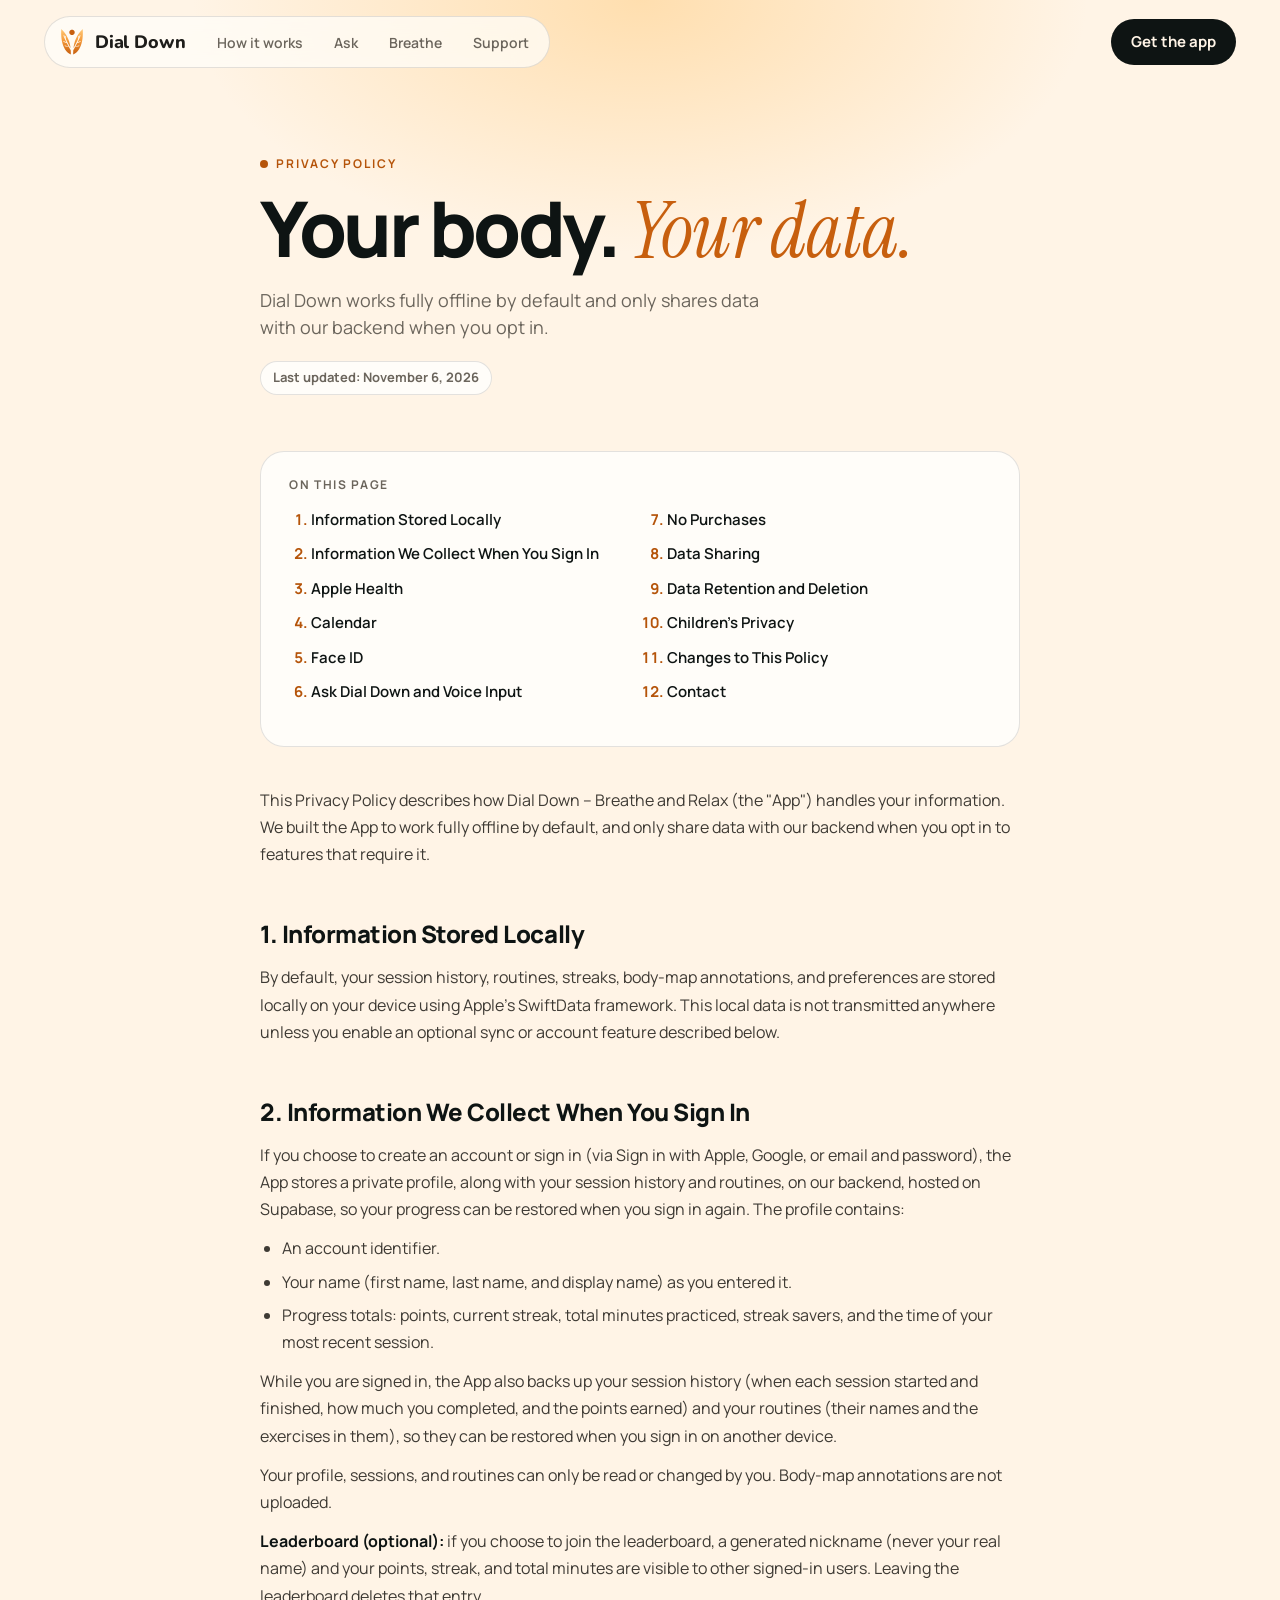
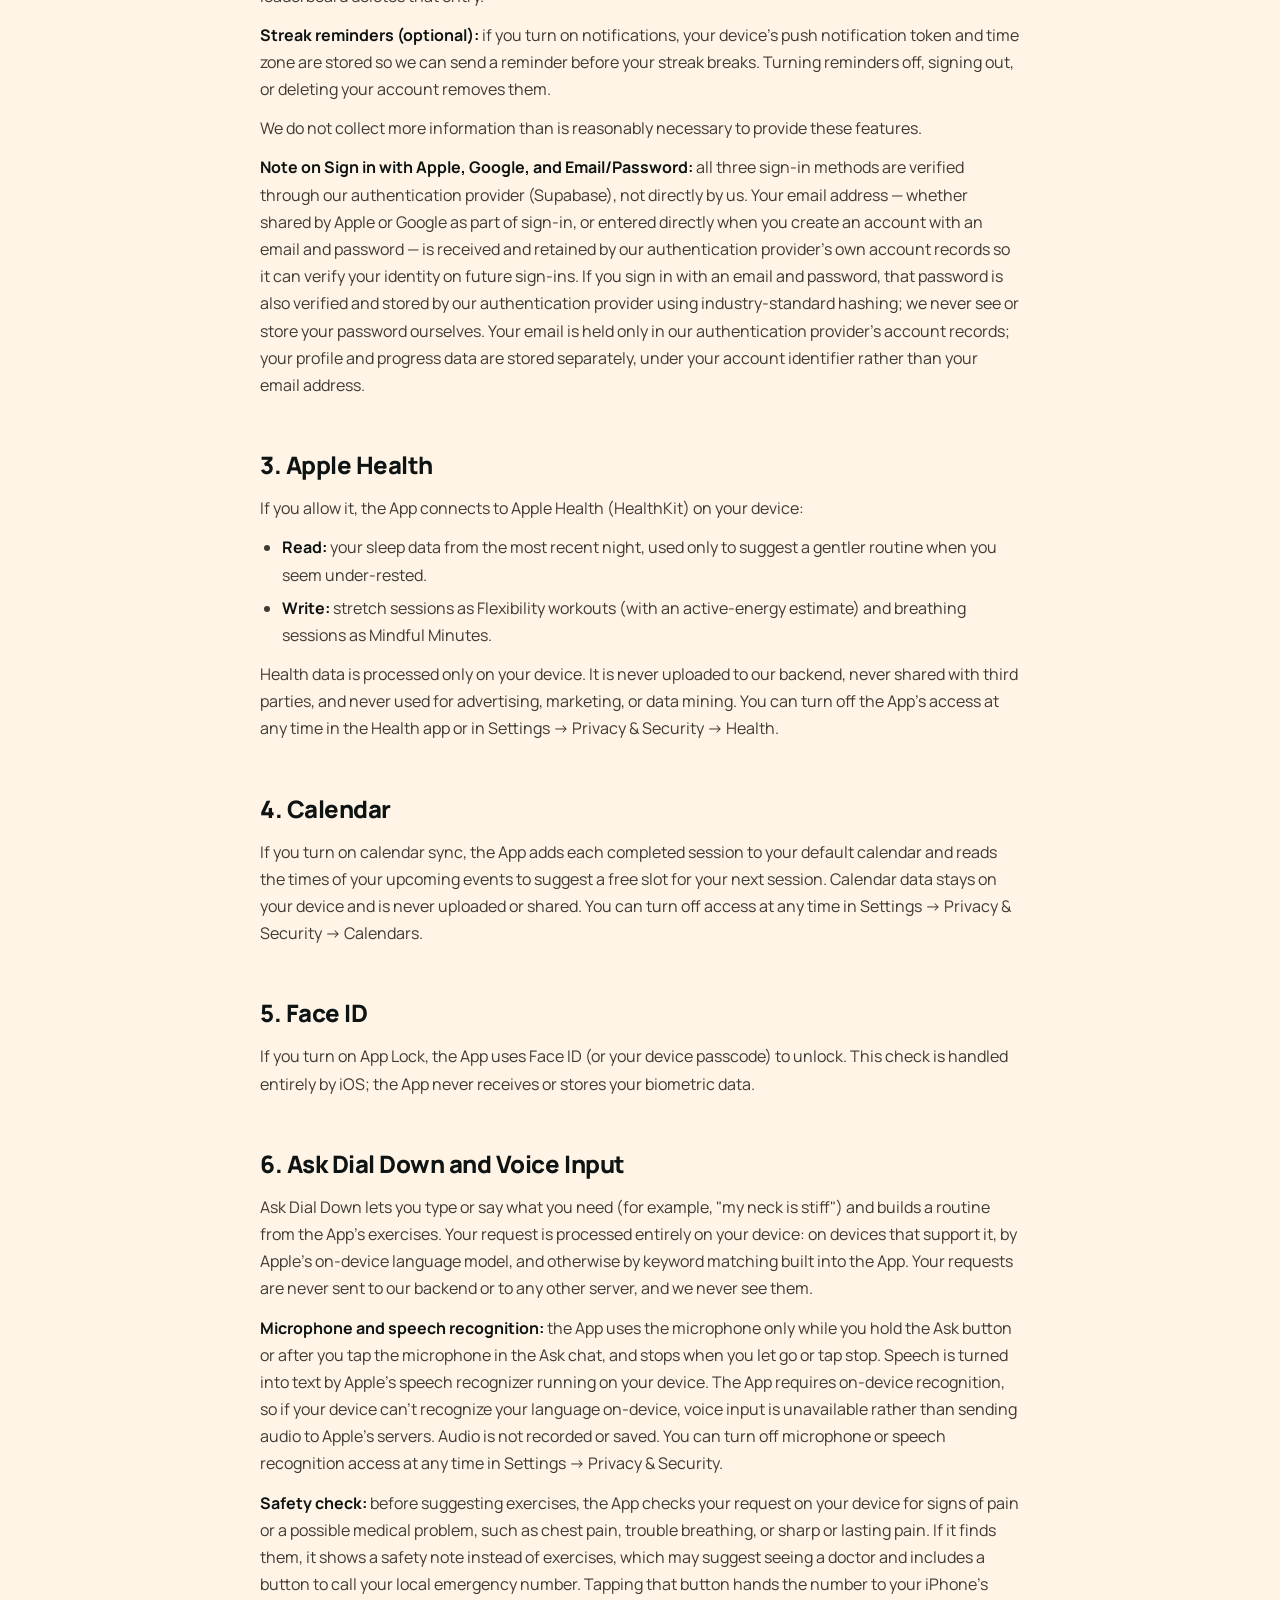
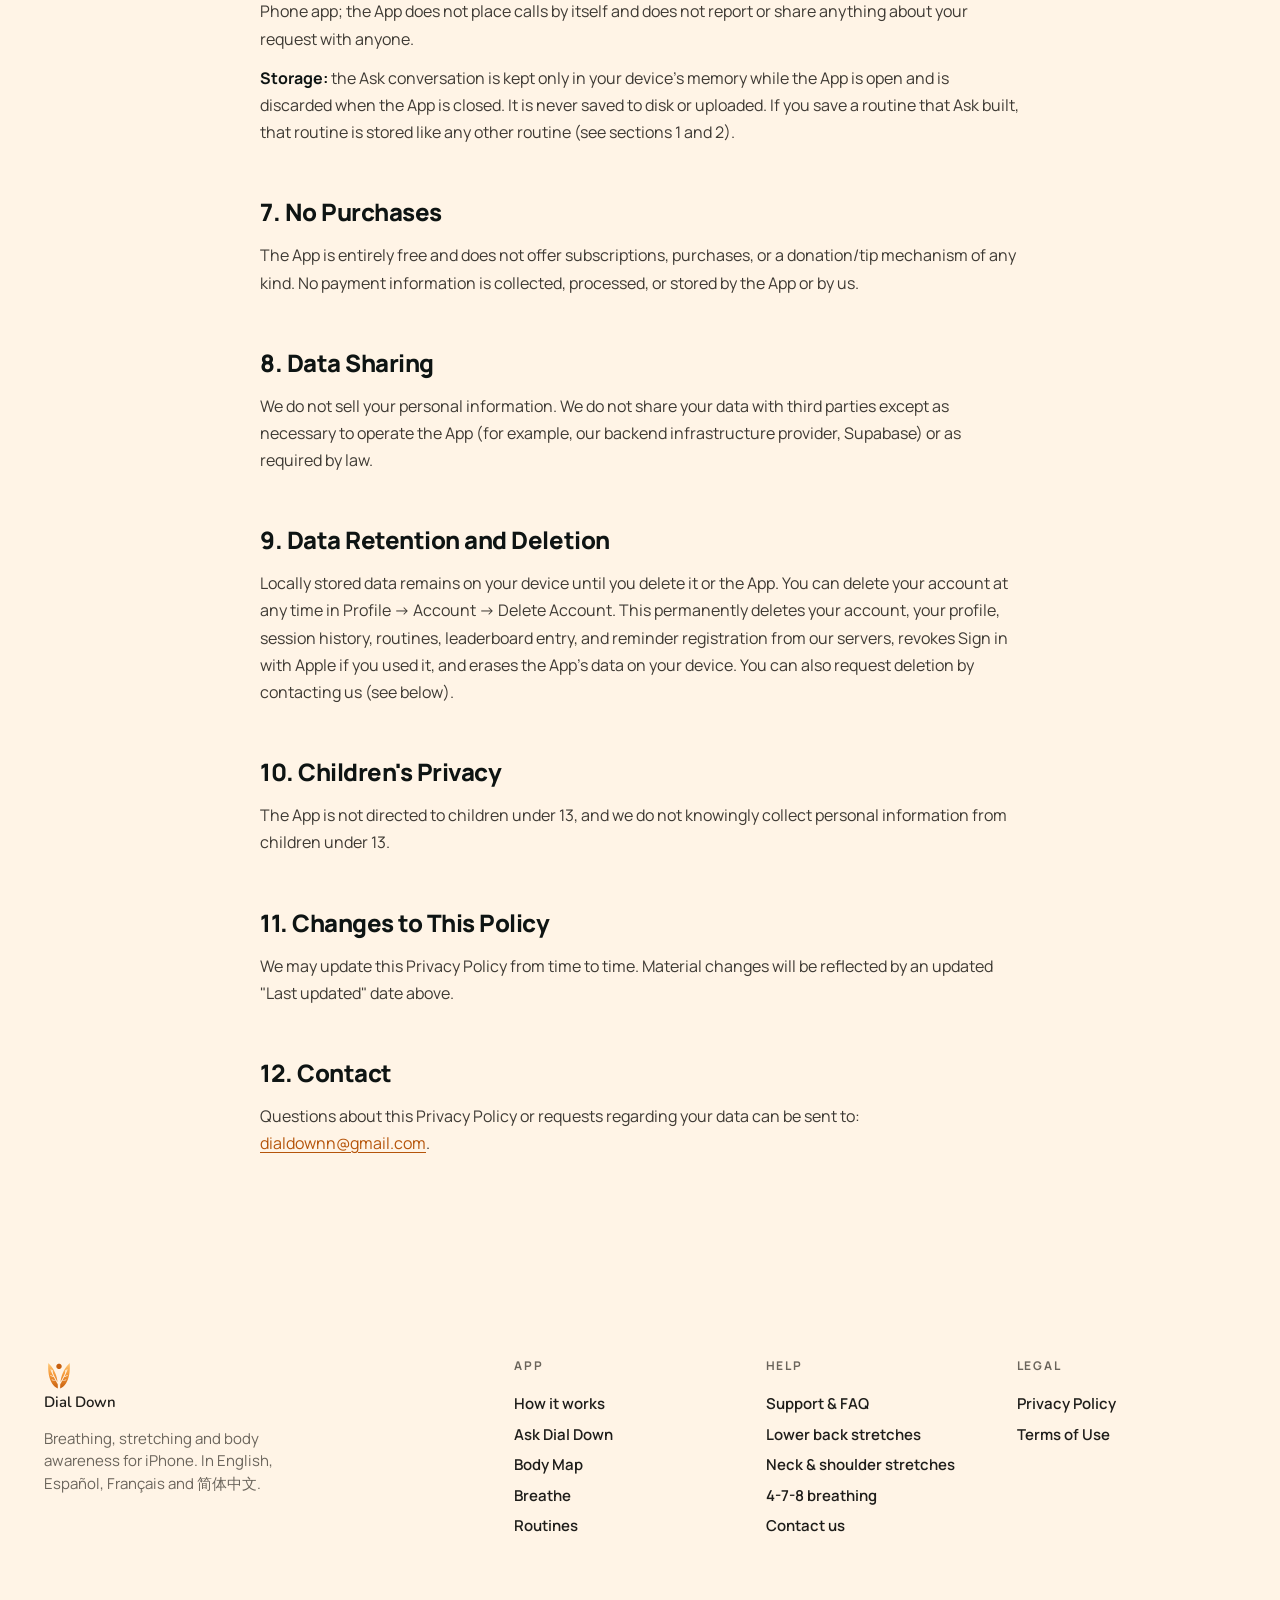
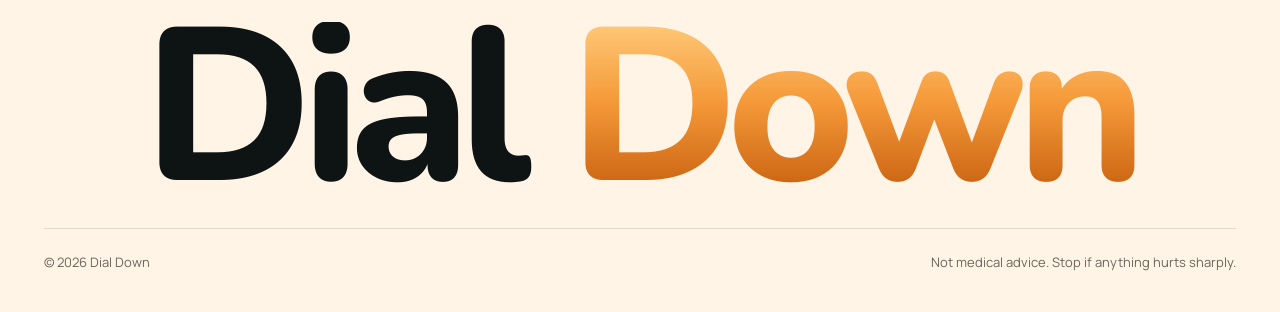
<file: privacy.html>
<!doctype html>
<html lang="en">
<head>
<meta charset="utf-8">
<meta name="viewport" content="width=device-width, initial-scale=1">
<title>Privacy Policy — Dial Down</title>
<link rel="canonical" href="https://www.getdialdown.com/privacy">
<meta name="description" content="How Dial Down handles your information: local-first, no tracking, no ads.">
<meta property="og:title" content="Privacy Policy — Dial Down">
<meta property="og:description" content="How Dial Down handles your information: local-first, no tracking, no ads.">
<meta property="og:type" content="website">
<meta property="og:url" content="https://www.getdialdown.com/privacy">
<meta property="og:image" content="https://www.getdialdown.com/assets/og-image.png">
<meta property="og:image:width" content="1200">
<meta property="og:image:height" content="630">
<meta name="twitter:card" content="summary_large_image">
<meta name="theme-color" content="#0E1413">
<meta name="apple-itunes-app" content="app-id=6818409674">
<link rel="icon" href="favicon.ico" sizes="48x48">
<link rel="icon" href="favicon.svg" type="image/svg+xml">
<link rel="apple-touch-icon" href="apple-touch-icon.png">
<link rel="manifest" href="site.webmanifest">
<link rel="preconnect" href="https://fonts.googleapis.com">
<link rel="preconnect" href="https://fonts.gstatic.com" crossorigin>
<link href="https://fonts.googleapis.com/css2?family=Manrope:wght@400;500;600;700;800&family=Instrument+Serif:ital@0;1&family=Nunito:wght@800&display=swap" rel="stylesheet">
<link rel="stylesheet" href="css/styles.css">
</head>
<body>
<header class="nav">
  <div class="wrap">
    <nav class="pill" aria-label="Primary">
      <a class="brand" href="/" aria-label="Dial Down home"><img src="assets/brand/dialdown-symbol.svg" alt="">Dial Down</a>
      <div class="nav-links">
        <a href="/#features">How it works</a>
        <a href="/#ask">Ask</a>
        <a href="/#breathe">Breathe</a>
        <a href="/support">Support</a>
      </div>
    </nav>
    <a class="btn btn-dark nav-cta" href="https://apps.apple.com/us/app/dial-down-breathe-and-relax/id6818409674">Get the app</a>
  </div>
</header>
<main>

<section class="page-hero">
  <div class="wrap" style="max-width:808px">
    <span class="kicker">Privacy Policy</span>
    <h1 class="h2">Your body. <em>Your data.</em></h1>
    <p class="lead">Dial Down works fully offline by default and only shares data with our backend when you opt in.</p>
    <span class="updated">Last updated: November 6, 2026</span>
  </div>
</section>
<article class="doc">
  <nav class="toc" aria-label="On this page"><h4>On this page</h4><ol><li><a href="#information-stored-locally">Information Stored Locally</a></li><li><a href="#information-we-collect-when-you-sign-in">Information We Collect When You Sign In</a></li><li><a href="#apple-health">Apple Health</a></li><li><a href="#calendar">Calendar</a></li><li><a href="#face-id">Face ID</a></li><li><a href="#ask-dial-down-and-voice-input">Ask Dial Down and Voice Input</a></li><li><a href="#no-purchases">No Purchases</a></li><li><a href="#data-sharing">Data Sharing</a></li><li><a href="#data-retention-and-deletion">Data Retention and Deletion</a></li><li><a href="#children-s-privacy">Children's Privacy</a></li><li><a href="#changes-to-this-policy">Changes to This Policy</a></li><li><a href="#contact">Contact</a></li></ol></nav>


  <p>
    This Privacy Policy describes how Dial Down – Breathe and Relax (the "App") handles your
    information. We built the App to work fully offline by default, and only share data with our
    backend when you opt in to features that require it.
  </p>

  <h2 id="information-stored-locally">1. Information Stored Locally</h2>
  <p>
    By default, your session history, routines, streaks, body-map annotations, and preferences are
    stored locally on your device using Apple's SwiftData framework. This local data is not
    transmitted anywhere unless you enable an optional sync or account feature described below.
  </p>

  <h2 id="information-we-collect-when-you-sign-in">2. Information We Collect When You Sign In</h2>
  <p>
    If you choose to create an account or sign in (via Sign in with Apple, Google, or email and
    password), the App stores a private profile, along with your session history and routines, on our
    backend, hosted on Supabase, so your progress can be restored when you sign in again. The
    profile contains:
  </p>
  <ul>
    <li>An account identifier.</li>
    <li>Your name (first name, last name, and display name) as you entered it.</li>
    <li>Progress totals: points, current streak, total minutes practiced, streak savers, and the
      time of your most recent session.</li>
  </ul>
  <p>
    While you are signed in, the App also backs up your session history (when each session started
    and finished, how much you completed, and the points earned) and your routines (their names and
    the exercises in them), so they can be restored when you sign in on another device.
  </p>
  <p>
    Your profile, sessions, and routines can only be read or changed by you. Body-map annotations
    are not uploaded.
  </p>
  <p>
    <strong>Leaderboard (optional):</strong> if you choose to join the leaderboard, a generated
    nickname (never your real name) and your points, streak, and total minutes are visible to other
    signed-in users. Leaving the leaderboard deletes that entry.
  </p>
  <p>
    <strong>Streak reminders (optional):</strong> if you turn on notifications, your device's push
    notification token and time zone are stored so we can send a reminder before your streak
    breaks. Turning reminders off, signing out, or deleting your account removes them.
  </p>
  <p>
    We do not collect more information than is reasonably necessary to provide these features.
  </p>
  <p>
    <strong>Note on Sign in with Apple, Google, and Email/Password:</strong> all three sign-in
    methods are verified through our authentication provider (Supabase), not directly by us. Your
    email address — whether shared by Apple or Google as part of sign-in, or entered directly when
    you create an account with an email and password — is received and retained by our
    authentication provider's own account records so it can verify your identity on future
    sign-ins. If you sign in with an email and password, that password is also verified and
    stored by our authentication provider using industry-standard hashing; we never see or store
    your password ourselves. Your email is held only in our authentication provider's account
    records; your profile and progress data are stored separately, under your account identifier
    rather than your email address.
  </p>

  <h2 id="apple-health">3. Apple Health</h2>
  <p>
    If you allow it, the App connects to Apple Health (HealthKit) on your device:
  </p>
  <ul>
    <li><strong>Read:</strong> your sleep data from the most recent night, used only to suggest a
      gentler routine when you seem under-rested.</li>
    <li><strong>Write:</strong> stretch sessions as Flexibility workouts (with an active-energy
      estimate) and breathing sessions as Mindful Minutes.</li>
  </ul>
  <p>
    Health data is processed only on your device. It is never uploaded to our backend, never
    shared with third parties, and never used for advertising, marketing, or data mining. You can
    turn off the App's access at any time in the Health app or in Settings &rarr; Privacy &amp;
    Security &rarr; Health.
  </p>

  <h2 id="calendar">4. Calendar</h2>
  <p>
    If you turn on calendar sync, the App adds each completed session to your default calendar and
    reads the times of your upcoming events to suggest a free slot for your next session. Calendar
    data stays on your device and is never uploaded or shared. You can turn off access at any time
    in Settings &rarr; Privacy &amp; Security &rarr; Calendars.
  </p>

  <h2 id="face-id">5. Face ID</h2>
  <p>
    If you turn on App Lock, the App uses Face ID (or your device passcode) to unlock. This check
    is handled entirely by iOS; the App never receives or stores your biometric data.
  </p>

  <h2 id="ask-dial-down-and-voice-input">6. Ask Dial Down and Voice Input</h2>
  <p>
    Ask Dial Down lets you type or say what you need (for example, "my neck is stiff") and builds a
    routine from the App's exercises. Your request is processed entirely on your device: on devices
    that support it, by Apple's on-device language model, and otherwise by keyword matching built into
    the App. Your requests are never sent to our backend or to any other server, and we never see them.
  </p>
  <p>
    <strong>Microphone and speech recognition:</strong> the App uses the microphone only while you
    hold the Ask button or after you tap the microphone in the Ask chat, and stops when you let go or
    tap stop. Speech is turned into text by Apple's speech recognizer running on your device. The App
    requires on-device recognition, so if your device can't recognize your language on-device, voice
    input is unavailable rather than sending audio to Apple's servers. Audio is not recorded or saved.
    You can turn off microphone or speech recognition access at any time in Settings &rarr; Privacy
    &amp; Security.
  </p>
  <p>
    <strong>Safety check:</strong> before suggesting exercises, the App checks your request on your
    device for signs of pain or a possible medical problem, such as chest pain, trouble breathing, or
    sharp or lasting pain. If it finds them, it shows a safety note instead of exercises, which may
    suggest seeing a doctor and includes a button to call your local emergency number. Tapping that
    button hands the number to your iPhone's Phone
    app; the App does not place calls by itself and does not report or share anything about your
    request with anyone.
  </p>
  <p>
    <strong>Storage:</strong> the Ask conversation is kept only in your device's memory while the App
    is open and is discarded when the App is closed. It is never saved to disk or uploaded. If you
    save a routine that Ask built, that routine is stored like any other routine (see sections 1 and
    2).
  </p>

  <h2 id="no-purchases">7. No Purchases</h2>
  <p>
    The App is entirely free and does not offer subscriptions, purchases, or a donation/tip
    mechanism of any kind. No payment information is collected, processed, or stored by the App or
    by us.
  </p>

  <h2 id="data-sharing">8. Data Sharing</h2>
  <p>
    We do not sell your personal information. We do not share your data with third parties except as
    necessary to operate the App (for example, our backend infrastructure provider, Supabase) or as
    required by law.
  </p>

  <h2 id="data-retention-and-deletion">9. Data Retention and Deletion</h2>
  <p>
    Locally stored data remains on your device until you delete it or the App. You can delete your
    account at any time in Profile &rarr; Account &rarr; Delete Account. This permanently deletes
    your account, your profile, session history, routines, leaderboard entry, and reminder
    registration from our servers,
    revokes Sign in with Apple if you used it, and erases the App's data on your device. You can
    also request deletion by contacting us (see below).
  </p>

  <h2 id="children-s-privacy">10. Children's Privacy</h2>
  <p>
    The App is not directed to children under 13, and we do not knowingly collect personal
    information from children under 13.
  </p>

  <h2 id="changes-to-this-policy">11. Changes to This Policy</h2>
  <p>
    We may update this Privacy Policy from time to time. Material changes will be reflected by an
    updated "Last updated" date above.
  </p>

  <h2 id="contact">12. Contact</h2>
  <p>
    Questions about this Privacy Policy or requests regarding your data can be sent to:
    <a href="mailto:dialdownn@gmail.com">dialdownn@gmail.com</a>.
  </p>

</article>
</main>
<footer>
  <div class="wrap">
    <div class="foot">
      <div>
        <a class="brand" href="/" style="padding-left:0"><img src="assets/brand/dialdown-symbol.svg" alt="">Dial Down</a>
        <p style="color:var(--muted);font-size:15px;max-width:32ch;margin-top:10px">Breathing, stretching and body awareness for iPhone. In English, Español, Français and 简体中文.</p>
      </div>
      <div><h5>App</h5><a href="/#features">How it works</a><a href="/#ask">Ask Dial Down</a><a href="/#body-map">Body Map</a><a href="/#breathe">Breathe</a><a href="/#routines">Routines</a></div>
      <div><h5>Help</h5><a href="/support">Support &amp; FAQ</a><a href="stretches/lower-back">Lower back stretches</a><a href="stretches/neck-and-shoulders">Neck &amp; shoulder stretches</a><a href="breathing/4-7-8">4-7-8 breathing</a><a href="mailto:dialdownn@gmail.com">Contact us</a></div>
      <div><h5>Legal</h5><a href="/privacy">Privacy Policy</a><a href="/terms">Terms of Use</a></div>
    </div>
    <div class="foot-big stagger" aria-hidden="true"><span class="fw"><span>Dial</span></span> <span class="fw"><span class="g">Down</span></span></div>
    <div class="legal"><span>© 2026 Dial Down</span><span>Not medical advice. Stop if anything hurts sharply.</span></div>
  </div>
</footer>
</body>
</html>
</file>
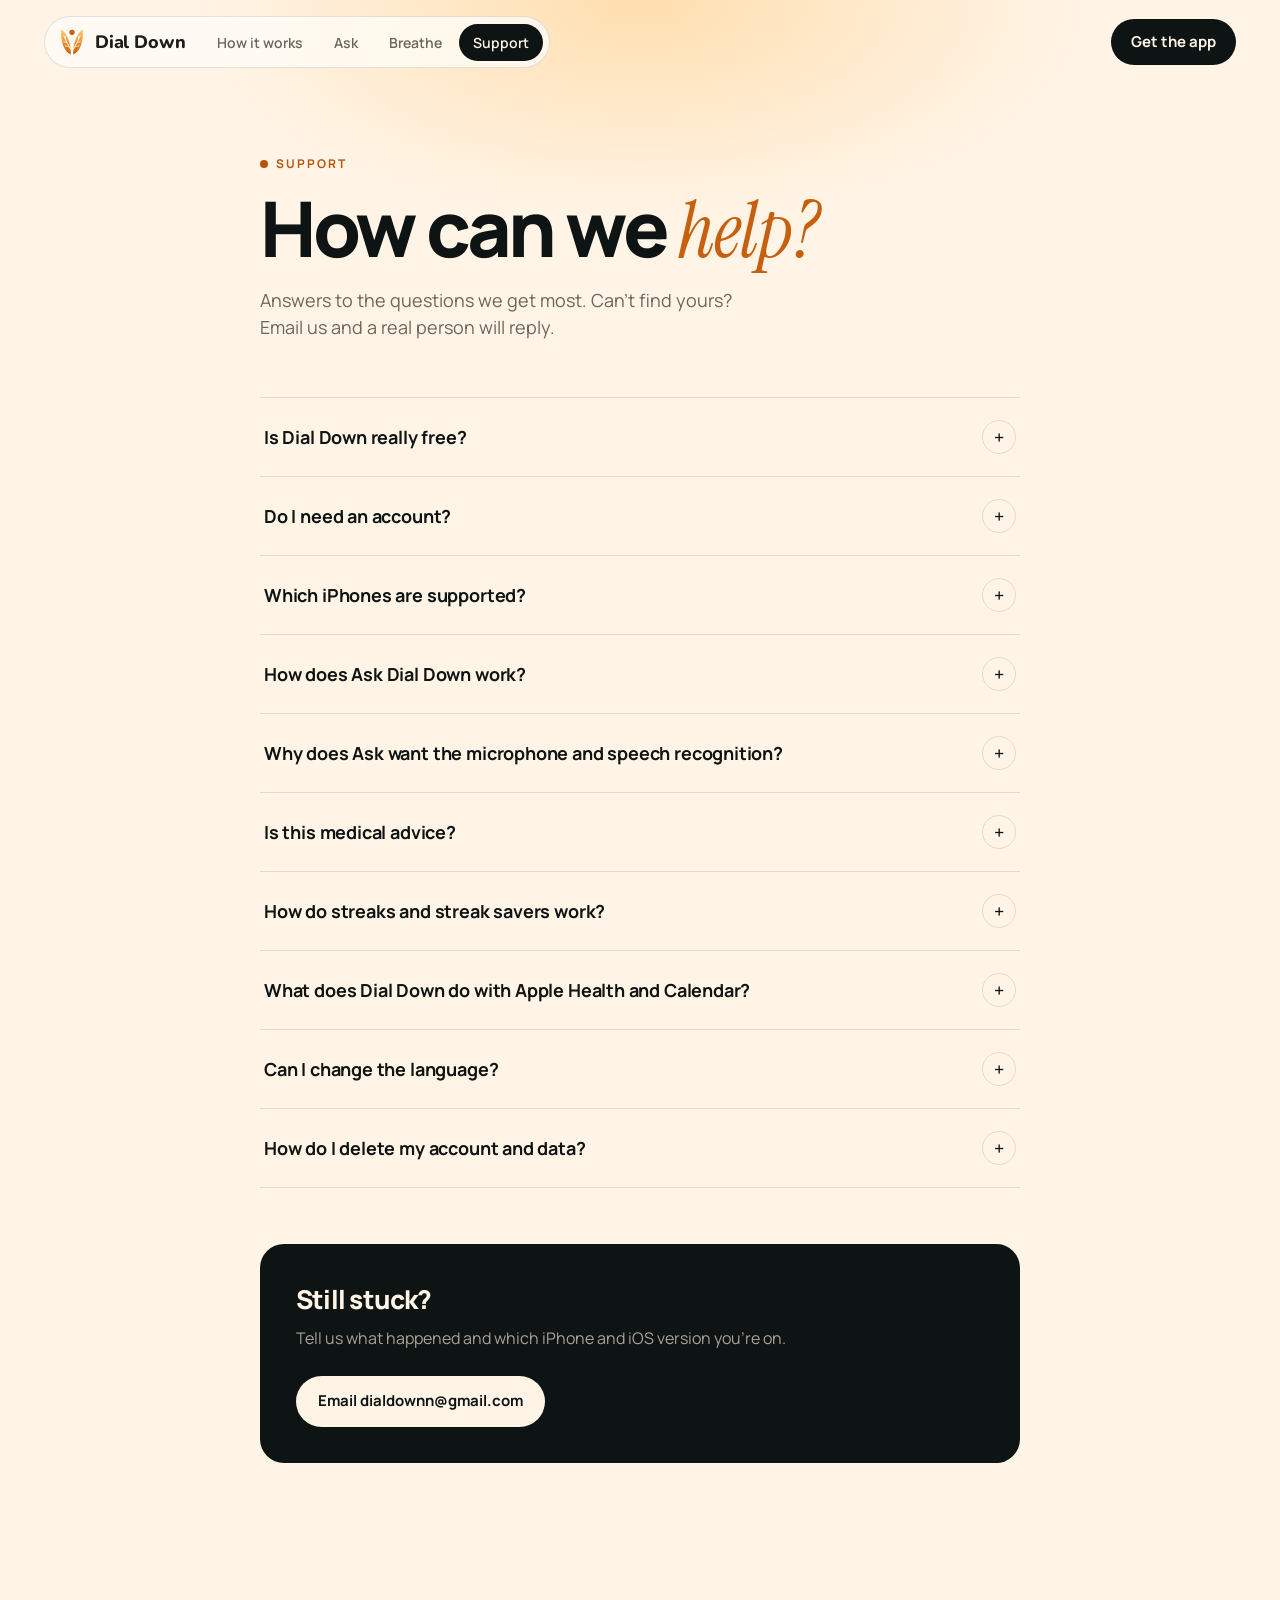
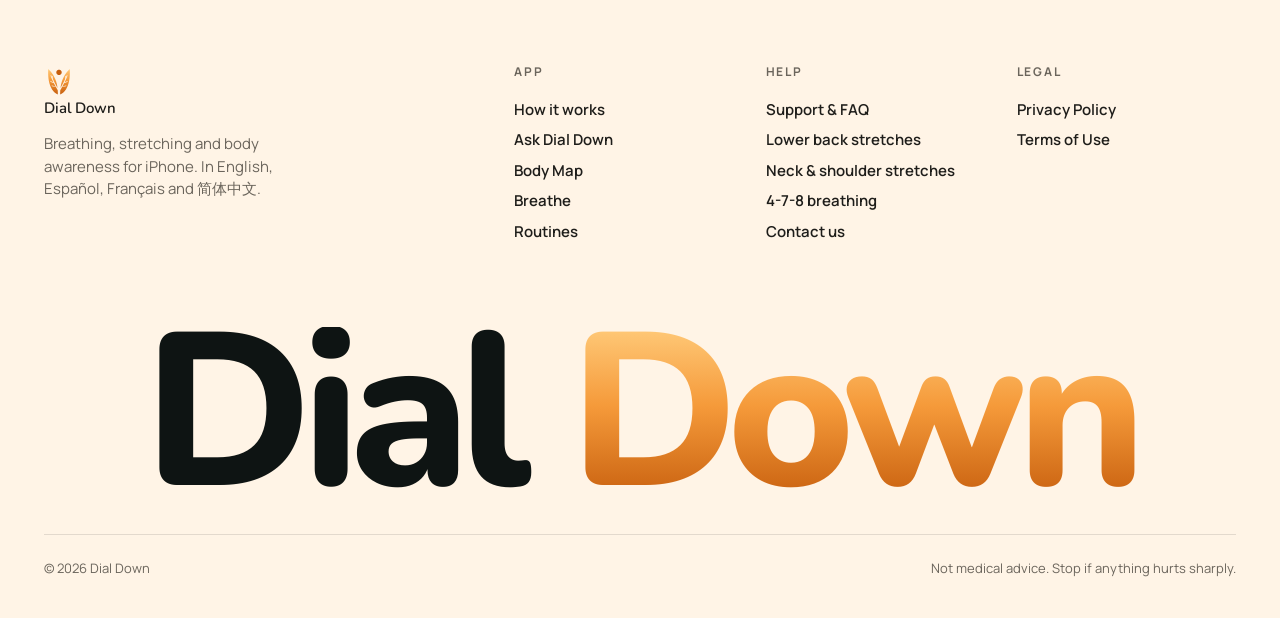
<file: support.html>
<!doctype html>
<html lang="en">
<head>
<meta charset="utf-8">
<meta name="viewport" content="width=device-width, initial-scale=1">
<title>Support — Dial Down</title>
<link rel="canonical" href="https://www.getdialdown.com/support">
<meta name="description" content="Help and answers for Dial Down: Ask, accounts, Apple Health, languages and deleting your data.">
<meta property="og:title" content="Support — Dial Down">
<meta property="og:description" content="Help and answers for Dial Down: Ask, accounts, Apple Health, languages and deleting your data.">
<meta property="og:type" content="website">
<meta property="og:url" content="https://www.getdialdown.com/support">
<meta property="og:image" content="https://www.getdialdown.com/assets/og-image.png">
<meta property="og:image:width" content="1200">
<meta property="og:image:height" content="630">
<meta name="twitter:card" content="summary_large_image">
<meta name="theme-color" content="#0E1413">
<meta name="apple-itunes-app" content="app-id=6818409674">
<link rel="icon" href="favicon.ico" sizes="48x48">
<link rel="icon" href="favicon.svg" type="image/svg+xml">
<link rel="apple-touch-icon" href="apple-touch-icon.png">
<link rel="manifest" href="site.webmanifest">
<link rel="preconnect" href="https://fonts.googleapis.com">
<link rel="preconnect" href="https://fonts.gstatic.com" crossorigin>
<link href="https://fonts.googleapis.com/css2?family=Manrope:wght@400;500;600;700;800&family=Instrument+Serif:ital@0;1&family=Nunito:wght@800&display=swap" rel="stylesheet">
<link rel="stylesheet" href="css/styles.css">
</head>
<body>
<header class="nav">
  <div class="wrap">
    <nav class="pill" aria-label="Primary">
      <a class="brand" href="/" aria-label="Dial Down home"><img src="assets/brand/dialdown-symbol.svg" alt="">Dial Down</a>
      <div class="nav-links">
        <a href="/#features">How it works</a>
        <a href="/#ask">Ask</a>
        <a href="/#breathe">Breathe</a>
        <a href="/support" class="active" aria-current="page">Support</a>
      </div>
    </nav>
    <a class="btn btn-dark nav-cta" href="https://apps.apple.com/us/app/dial-down-breathe-and-relax/id6818409674">Get the app</a>
  </div>
</header>
<main>

<section class="page-hero">
  <div class="wrap" style="max-width:808px">
    <span class="kicker">Support</span>
    <h1 class="h2">How can we <em>help?</em></h1>
    <p class="lead">Answers to the questions we get most. Can't find yours? Email us and a real person will reply.</p>
  </div>
</section>
<article class="doc">
  <div class="faq"><details><summary>Is Dial Down really free?</summary><div><p>Yes. There are no subscriptions, no in‑app purchases and no tip jar. Every exercise, routine and feature is available to everyone at no cost, and the app never asks for payment details.</p></div></details><details><summary>Do I need an account?</summary><div><p>No. You can use Dial Down as a guest, and everything stays on your iPhone. Signing in with Apple, Google or email is optional. It backs up your progress and routines so you can restore them on another device.</p></div></details><details><summary>Which iPhones are supported?</summary><div><p>Dial Down runs on iPhone with iOS 26 or later.</p></div></details><details><summary>How does Ask Dial Down work?</summary><div><p>Tap the sparkle button and type, or press and hold to talk. Tell it where you feel tension, how many exercises you want or how long you have. For example: “3 exercises for my lower back” or “2 for my neck”. It builds a routine from the app's own exercise library, and every new request adds to the same routine. You can customize it or press Start.</p><p>On iPhones with Apple Intelligence it uses Apple's on‑device model. On other iPhones it falls back to built‑in keyword matching, which understands all four app languages. Either way, it never invents exercises.</p></div></details><details><summary>Why does Ask want the microphone and speech recognition?</summary><div><p>Only for hold‑to‑talk. Dictation is transcribed on your device. If you'd rather not allow access, you can always type instead.</p></div></details><details><summary>Is this medical advice?</summary><div><p>No. Dial Down is not a substitute for professional medical advice, diagnosis or treatment. Check with a physician before starting a new exercise or breathing program, especially if you have a medical condition. Stop if anything hurts sharply. If you describe severe or sudden symptoms, Ask checks in first and shows a button to call emergency services.</p></div></details><details><summary>How do streaks and streak savers work?</summary><div><p>Complete a session on consecutive days to grow your streak. You earn points as you practice, and you can spend them on streak savers that protect a missed day.</p></div></details><details><summary>What does Dial Down do with Apple Health and Calendar?</summary><div><p>Both are optional. With Apple Health, the app can read last night's sleep to suggest a gentler routine. It writes stretch sessions as Flexibility workouts and breathing as Mindful Minutes. With Calendar, it adds finished sessions to your calendar and suggests a free slot for the next one. Health and calendar data never leave your device. See the <a href="/privacy">Privacy Policy</a> for details.</p></div></details><details><summary>Can I change the language?</summary><div><p>Yes. Dial Down is available in English, Español, Français and 简体中文. You can switch languages in the app's settings.</p></div></details><details><summary>How do I delete my account and data?</summary><div><p>Go to <strong>Profile → Account → Delete Account</strong>. This permanently deletes your account, profile, session history, routines, leaderboard entry and reminder registration from our servers. It also revokes Sign in with Apple if you used it, and erases the app's data on your device. You can also email us to request deletion.</p></div></details></div>
  <div class="contact-card">
    <div><h3>Still stuck?</h3><p>Tell us what happened and which iPhone and iOS version you're on.</p></div>
    <a class="btn" href="mailto:dialdownn@gmail.com?subject=Dial%20Down%20support">Email dialdownn@gmail.com</a>
  </div>
</article>
</main>
<footer>
  <div class="wrap">
    <div class="foot">
      <div>
        <a class="brand" href="/" style="padding-left:0"><img src="assets/brand/dialdown-symbol.svg" alt="">Dial Down</a>
        <p style="color:var(--muted);font-size:15px;max-width:32ch;margin-top:10px">Breathing, stretching and body awareness for iPhone. In English, Español, Français and 简体中文.</p>
      </div>
      <div><h5>App</h5><a href="/#features">How it works</a><a href="/#ask">Ask Dial Down</a><a href="/#body-map">Body Map</a><a href="/#breathe">Breathe</a><a href="/#routines">Routines</a></div>
      <div><h5>Help</h5><a href="/support">Support &amp; FAQ</a><a href="stretches/lower-back">Lower back stretches</a><a href="stretches/neck-and-shoulders">Neck &amp; shoulder stretches</a><a href="breathing/4-7-8">4-7-8 breathing</a><a href="mailto:dialdownn@gmail.com">Contact us</a></div>
      <div><h5>Legal</h5><a href="/privacy">Privacy Policy</a><a href="/terms">Terms of Use</a></div>
    </div>
    <div class="foot-big stagger" aria-hidden="true"><span class="fw"><span>Dial</span></span> <span class="fw"><span class="g">Down</span></span></div>
    <div class="legal"><span>© 2026 Dial Down</span><span>Not medical advice. Stop if anything hurts sharply.</span></div>
  </div>
</footer>
</body>
</html>
</file>
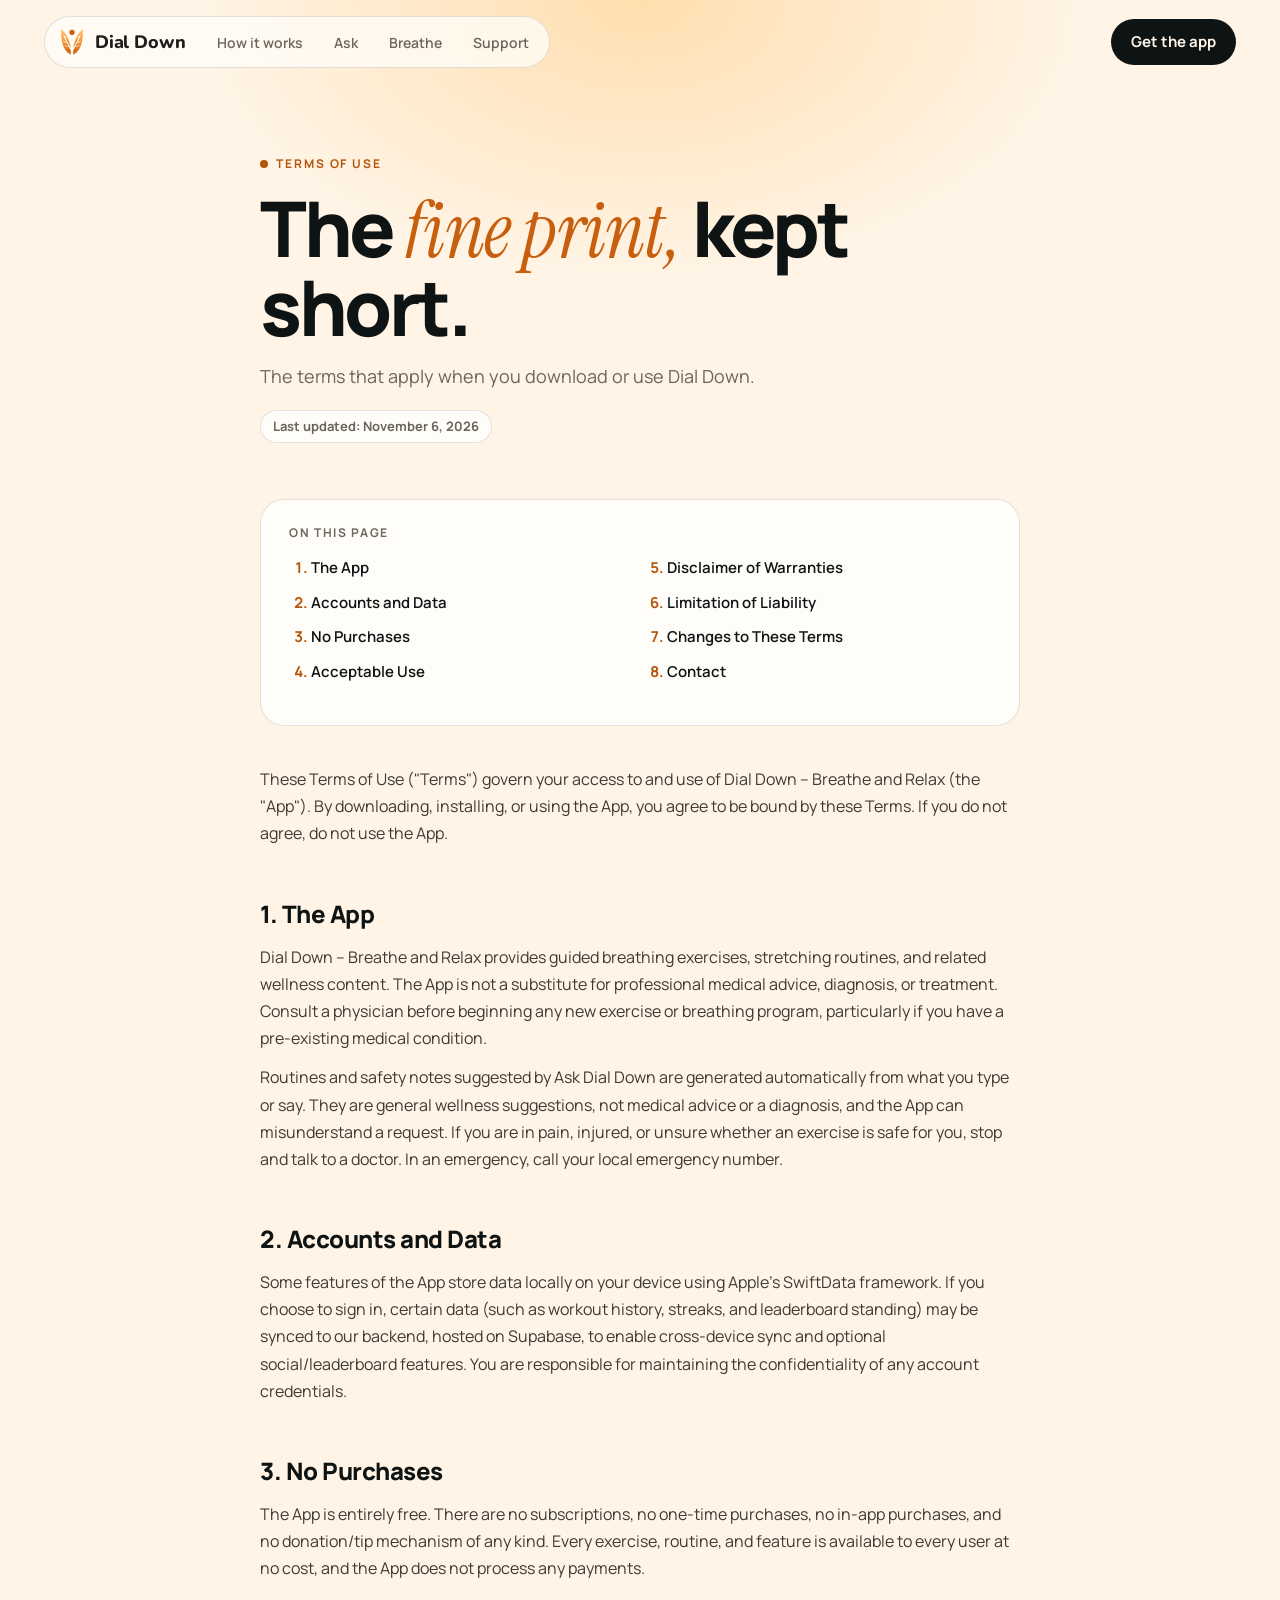
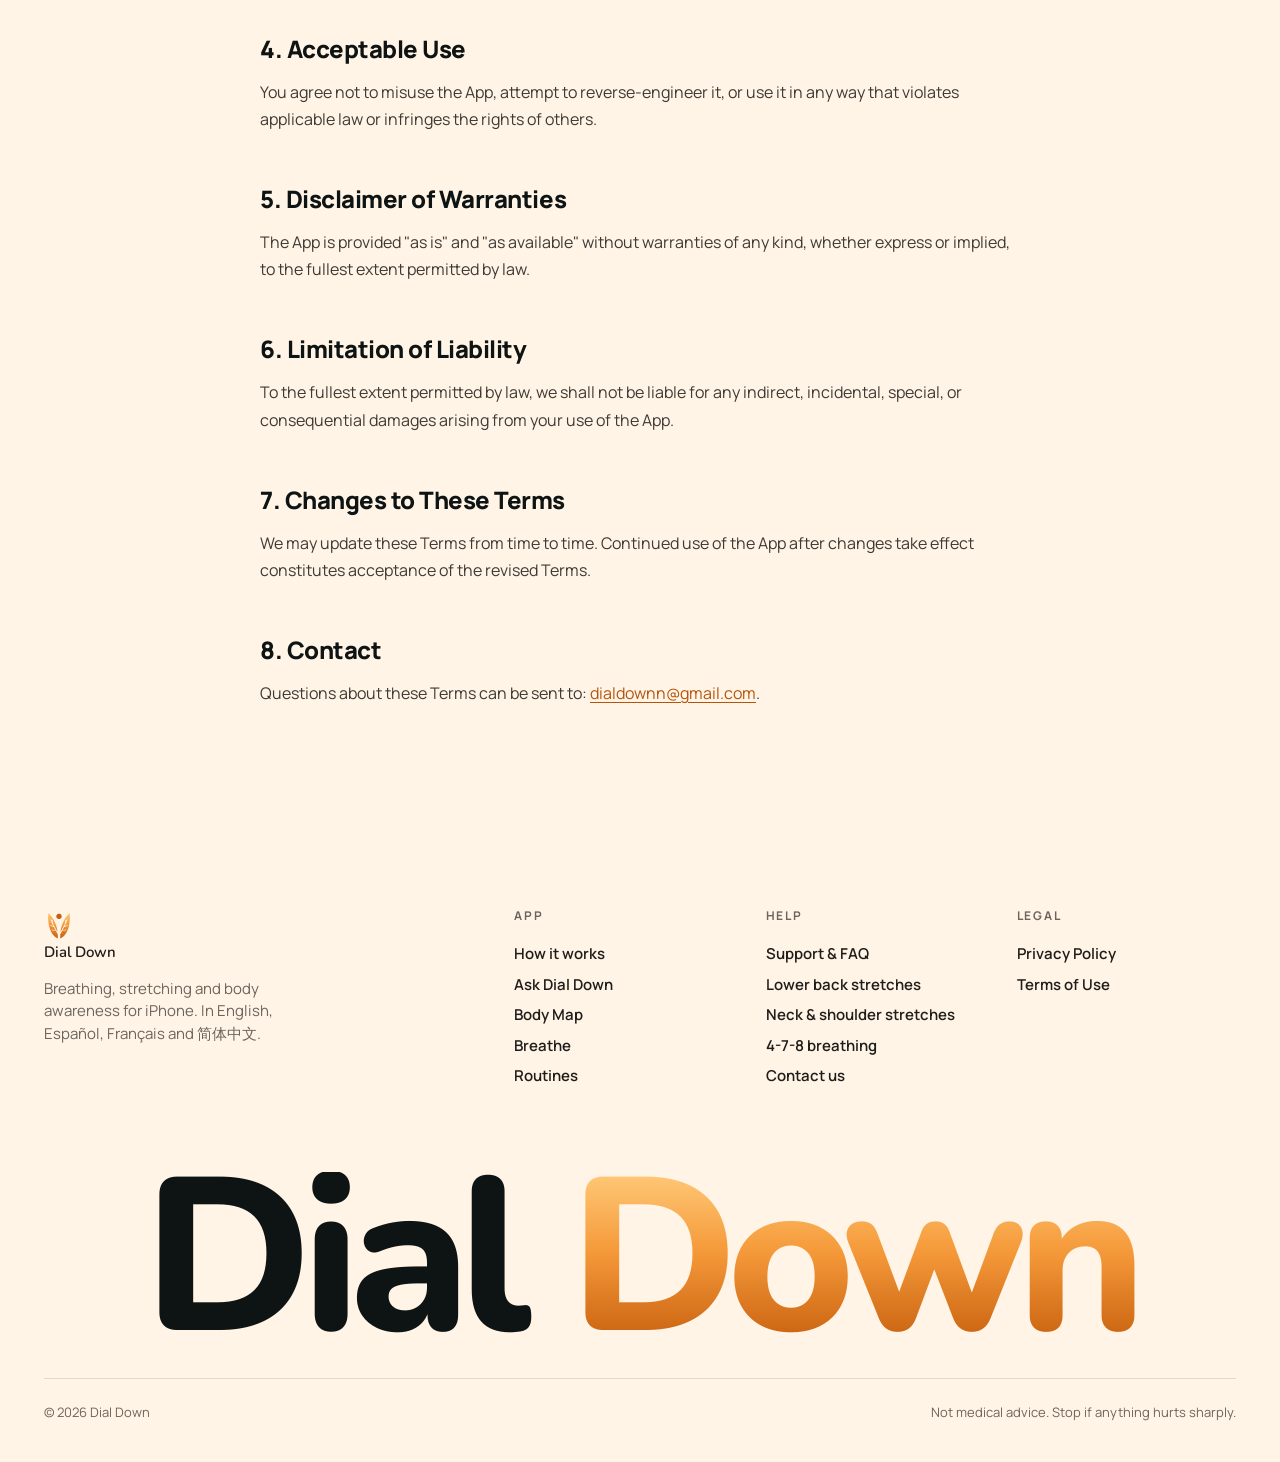
<file: terms.html>
<!doctype html>
<html lang="en">
<head>
<meta charset="utf-8">
<meta name="viewport" content="width=device-width, initial-scale=1">
<title>Terms of Use — Dial Down</title>
<link rel="canonical" href="https://www.getdialdown.com/terms">
<meta name="description" content="The terms that apply when you use Dial Down – Breathe and Relax.">
<meta property="og:title" content="Terms of Use — Dial Down">
<meta property="og:description" content="The terms that apply when you use Dial Down – Breathe and Relax.">
<meta property="og:type" content="website">
<meta property="og:url" content="https://www.getdialdown.com/terms">
<meta property="og:image" content="https://www.getdialdown.com/assets/og-image.png">
<meta property="og:image:width" content="1200">
<meta property="og:image:height" content="630">
<meta name="twitter:card" content="summary_large_image">
<meta name="theme-color" content="#0E1413">
<meta name="apple-itunes-app" content="app-id=6818409674">
<link rel="icon" href="favicon.ico" sizes="48x48">
<link rel="icon" href="favicon.svg" type="image/svg+xml">
<link rel="apple-touch-icon" href="apple-touch-icon.png">
<link rel="manifest" href="site.webmanifest">
<link rel="preconnect" href="https://fonts.googleapis.com">
<link rel="preconnect" href="https://fonts.gstatic.com" crossorigin>
<link href="https://fonts.googleapis.com/css2?family=Manrope:wght@400;500;600;700;800&family=Instrument+Serif:ital@0;1&family=Nunito:wght@800&display=swap" rel="stylesheet">
<link rel="stylesheet" href="css/styles.css">
</head>
<body>
<header class="nav">
  <div class="wrap">
    <nav class="pill" aria-label="Primary">
      <a class="brand" href="/" aria-label="Dial Down home"><img src="assets/brand/dialdown-symbol.svg" alt="">Dial Down</a>
      <div class="nav-links">
        <a href="/#features">How it works</a>
        <a href="/#ask">Ask</a>
        <a href="/#breathe">Breathe</a>
        <a href="/support">Support</a>
      </div>
    </nav>
    <a class="btn btn-dark nav-cta" href="https://apps.apple.com/us/app/dial-down-breathe-and-relax/id6818409674">Get the app</a>
  </div>
</header>
<main>

<section class="page-hero">
  <div class="wrap" style="max-width:808px">
    <span class="kicker">Terms of Use</span>
    <h1 class="h2">The <em>fine print,</em> kept short.</h1>
    <p class="lead">The terms that apply when you download or use Dial Down.</p>
    <span class="updated">Last updated: November 6, 2026</span>
  </div>
</section>
<article class="doc">
  <nav class="toc" aria-label="On this page"><h4>On this page</h4><ol><li><a href="#the-app">The App</a></li><li><a href="#accounts-and-data">Accounts and Data</a></li><li><a href="#no-purchases">No Purchases</a></li><li><a href="#acceptable-use">Acceptable Use</a></li><li><a href="#disclaimer-of-warranties">Disclaimer of Warranties</a></li><li><a href="#limitation-of-liability">Limitation of Liability</a></li><li><a href="#changes-to-these-terms">Changes to These Terms</a></li><li><a href="#contact">Contact</a></li></ol></nav>


  <p>
    These Terms of Use ("Terms") govern your access to and use of Dial Down – Breathe and Relax
    (the "App"). By downloading, installing, or using the App, you agree to be bound by these Terms.
    If you do not agree, do not use the App.
  </p>

  <h2 id="the-app">1. The App</h2>
  <p>
    Dial Down – Breathe and Relax provides guided breathing exercises, stretching routines, and related
    wellness content. The App is not a substitute for professional medical advice, diagnosis, or
    treatment. Consult a physician before beginning any new exercise or breathing program, particularly
    if you have a pre-existing medical condition.
  </p>
  <p>
    Routines and safety notes suggested by Ask Dial Down are generated automatically from what you
    type or say. They are general wellness suggestions, not medical advice or a diagnosis, and the
    App can misunderstand a request. If you are in pain, injured, or unsure whether an exercise is
    safe for you, stop and talk to a doctor. In an emergency, call your local emergency number.
  </p>

  <h2 id="accounts-and-data">2. Accounts and Data</h2>
  <p>
    Some features of the App store data locally on your device using Apple's SwiftData framework.
    If you choose to sign in, certain data (such as workout history, streaks, and leaderboard
    standing) may be synced to our backend, hosted on Supabase, to enable cross-device sync and
    optional social/leaderboard features. You are responsible for maintaining the confidentiality of
    any account credentials.
  </p>

  <h2 id="no-purchases">3. No Purchases</h2>
  <p>
    The App is entirely free. There are no subscriptions, no one-time purchases, no in-app
    purchases, and no donation/tip mechanism of any kind. Every exercise, routine, and feature is
    available to every user at no cost, and the App does not process any payments.
  </p>

  <h2 id="acceptable-use">4. Acceptable Use</h2>
  <p>
    You agree not to misuse the App, attempt to reverse-engineer it, or use it in any way that
    violates applicable law or infringes the rights of others.
  </p>

  <h2 id="disclaimer-of-warranties">5. Disclaimer of Warranties</h2>
  <p>
    The App is provided "as is" and "as available" without warranties of any kind, whether express
    or implied, to the fullest extent permitted by law.
  </p>

  <h2 id="limitation-of-liability">6. Limitation of Liability</h2>
  <p>
    To the fullest extent permitted by law, we shall not be liable for any indirect, incidental,
    special, or consequential damages arising from your use of the App.
  </p>

  <h2 id="changes-to-these-terms">7. Changes to These Terms</h2>
  <p>
    We may update these Terms from time to time. Continued use of the App after changes take effect
    constitutes acceptance of the revised Terms.
  </p>

  <h2 id="contact">8. Contact</h2>
  <p>
    Questions about these Terms can be sent to: <a href="mailto:dialdownn@gmail.com">dialdownn@gmail.com</a>.
  </p>

</article>
</main>
<footer>
  <div class="wrap">
    <div class="foot">
      <div>
        <a class="brand" href="/" style="padding-left:0"><img src="assets/brand/dialdown-symbol.svg" alt="">Dial Down</a>
        <p style="color:var(--muted);font-size:15px;max-width:32ch;margin-top:10px">Breathing, stretching and body awareness for iPhone. In English, Español, Français and 简体中文.</p>
      </div>
      <div><h5>App</h5><a href="/#features">How it works</a><a href="/#ask">Ask Dial Down</a><a href="/#body-map">Body Map</a><a href="/#breathe">Breathe</a><a href="/#routines">Routines</a></div>
      <div><h5>Help</h5><a href="/support">Support &amp; FAQ</a><a href="stretches/lower-back">Lower back stretches</a><a href="stretches/neck-and-shoulders">Neck &amp; shoulder stretches</a><a href="breathing/4-7-8">4-7-8 breathing</a><a href="mailto:dialdownn@gmail.com">Contact us</a></div>
      <div><h5>Legal</h5><a href="/privacy">Privacy Policy</a><a href="/terms">Terms of Use</a></div>
    </div>
    <div class="foot-big stagger" aria-hidden="true"><span class="fw"><span>Dial</span></span> <span class="fw"><span class="g">Down</span></span></div>
    <div class="legal"><span>© 2026 Dial Down</span><span>Not medical advice. Stop if anything hurts sharply.</span></div>
  </div>
</footer>
</body>
</html>
</file>
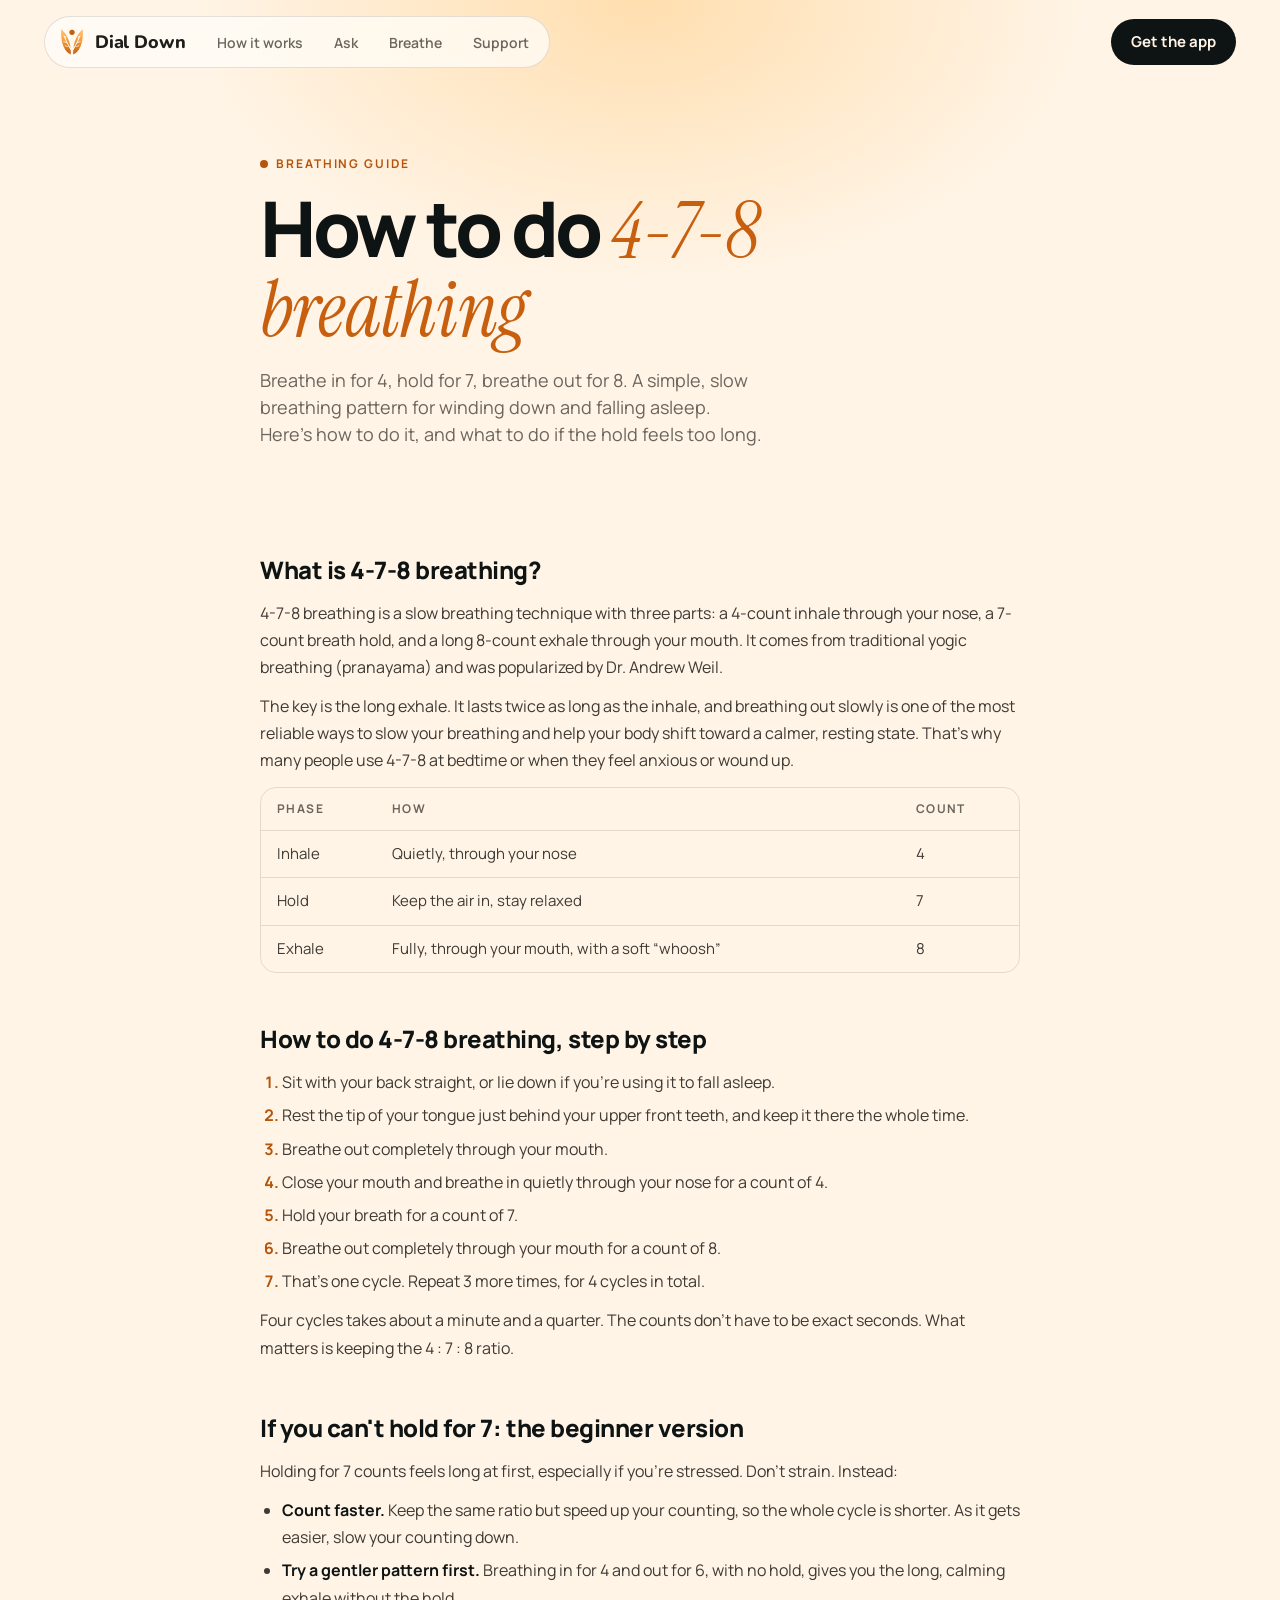
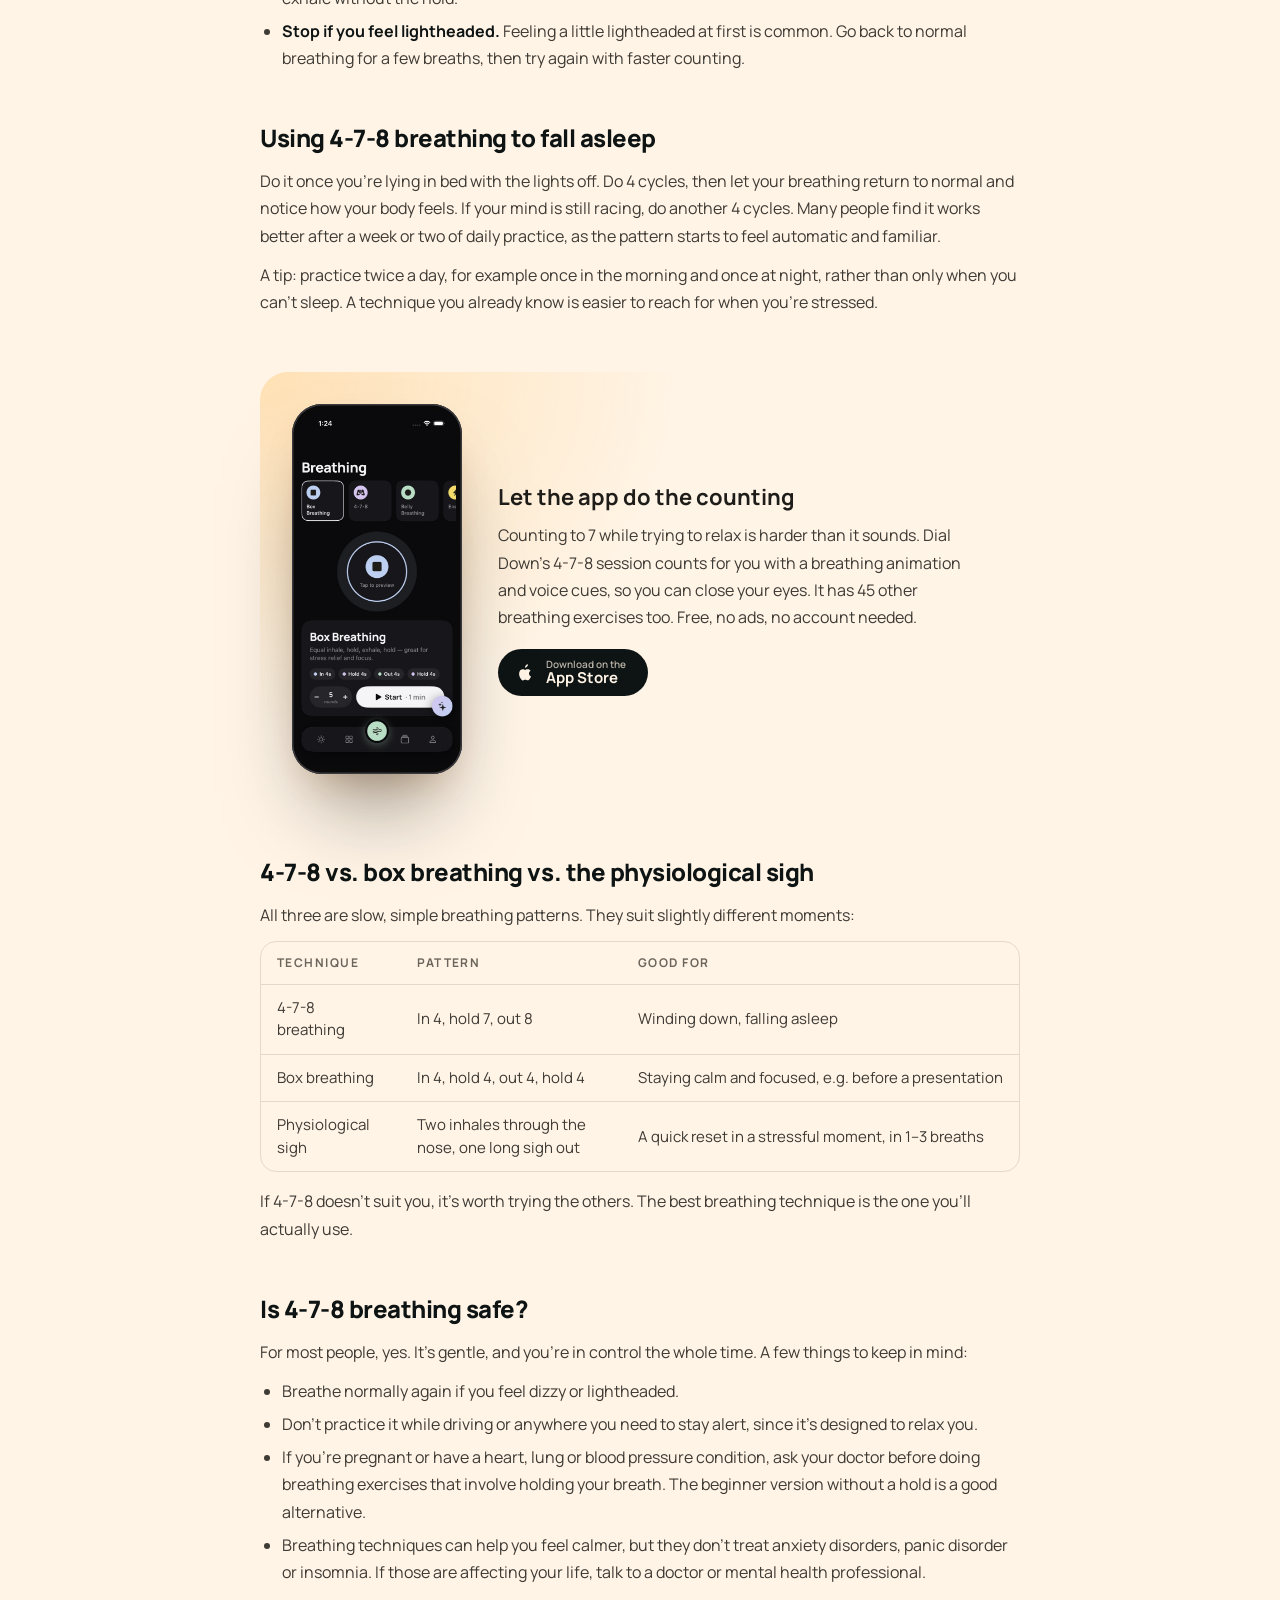
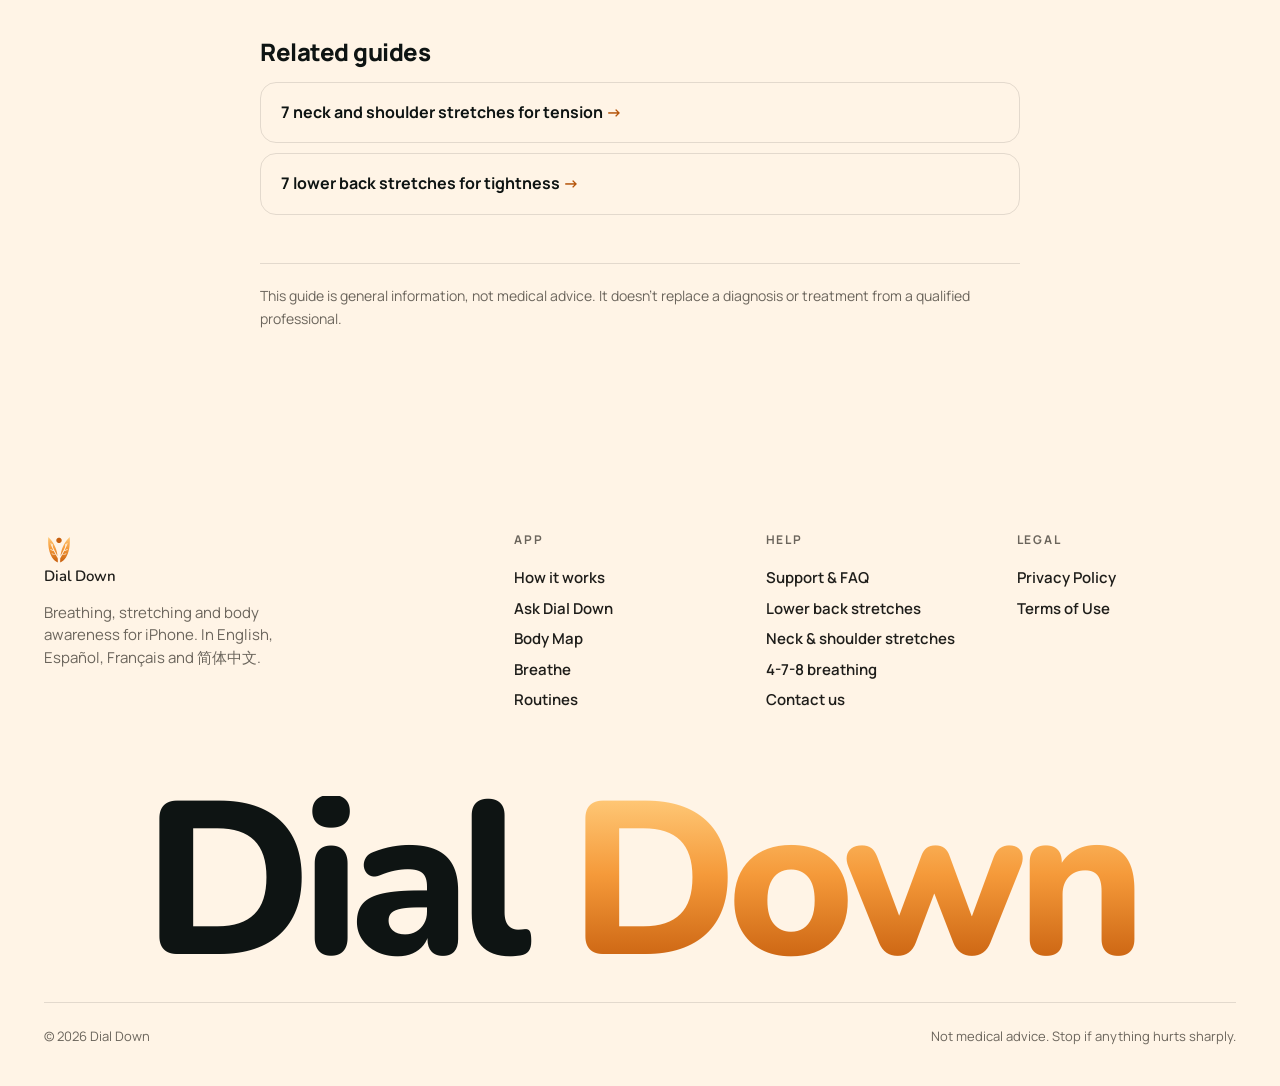
<file: breathing/4-7-8.html>
<!doctype html>
<html lang="en">
<head>
<meta charset="utf-8">
<meta name="viewport" content="width=device-width, initial-scale=1">
<title>How to Do 4-7-8 Breathing: Steps, Tips and a Beginner Version — Dial Down</title>
<link rel="canonical" href="https://www.getdialdown.com/breathing/4-7-8">
<meta name="description" content="How to do the 4-7-8 breathing technique step by step: breathe in for 4, hold for 7, breathe out for 8. Includes how many rounds to do, a beginner version, using it to fall asleep, and how it compares to box breathing.">
<meta property="og:title" content="How to Do 4-7-8 Breathing: Steps, Tips and a Beginner Version">
<meta property="og:description" content="Breathe in for 4, hold for 7, breathe out for 8. A step-by-step guide to the 4-7-8 technique, with tips for sleep and a beginner version.">
<meta property="og:type" content="article">
<meta property="og:url" content="https://www.getdialdown.com/breathing/4-7-8">
<meta property="og:image" content="https://www.getdialdown.com/assets/og-image.png">
<meta property="og:image:width" content="1200">
<meta property="og:image:height" content="630">
<meta name="twitter:card" content="summary_large_image">
<meta name="theme-color" content="#0E1413">
<meta name="apple-itunes-app" content="app-id=6818409674">
<link rel="icon" href="/favicon.ico" sizes="48x48">
<link rel="icon" href="/favicon.svg" type="image/svg+xml">
<link rel="apple-touch-icon" href="/apple-touch-icon.png">
<link rel="manifest" href="/site.webmanifest">
<link rel="preconnect" href="https://fonts.googleapis.com">
<link rel="preconnect" href="https://fonts.gstatic.com" crossorigin>
<link href="https://fonts.googleapis.com/css2?family=Manrope:wght@400;500;600;700;800&family=Instrument+Serif:ital@0;1&family=Nunito:wght@800&display=swap" rel="stylesheet">
<link rel="stylesheet" href="/css/styles.css?v=3">
<script type="application/ld+json">
{
  "@context": "https://schema.org",
  "@graph": [
    {
      "@type": "Article",
      "headline": "How to Do 4-7-8 Breathing: Steps, Tips and a Beginner Version",
      "description": "A step-by-step guide to the 4-7-8 breathing technique: how many rounds to do, a beginner version, using it to fall asleep, and how it compares to box breathing.",
      "image": "https://www.getdialdown.com/assets/og-image.png",
      "datePublished": "2026-11-07",
      "dateModified": "2026-11-07",
      "author": { "@type": "Organization", "name": "Dial Down", "url": "https://www.getdialdown.com/" },
      "publisher": { "@id": "https://www.getdialdown.com/#organization" },
      "mainEntityOfPage": "https://www.getdialdown.com/breathing/4-7-8"
    },
    {
      "@type": "BreadcrumbList",
      "itemListElement": [
        { "@type": "ListItem", "position": 1, "name": "Dial Down", "item": "https://www.getdialdown.com/" },
        { "@type": "ListItem", "position": 2, "name": "4-7-8 breathing", "item": "https://www.getdialdown.com/breathing/4-7-8" }
      ]
    }
  ]
}
</script>
</head>
<body>
<header class="nav">
  <div class="wrap">
    <nav class="pill" aria-label="Primary">
      <a class="brand" href="/" aria-label="Dial Down home"><img src="/assets/brand/dialdown-symbol.svg" alt="">Dial Down</a>
      <div class="nav-links">
        <a href="/#features">How it works</a>
        <a href="/#ask">Ask</a>
        <a href="/#breathe">Breathe</a>
        <a href="/support">Support</a>
      </div>
    </nav>
    <a class="btn btn-dark nav-cta" href="https://apps.apple.com/us/app/dial-down-breathe-and-relax/id6818409674">Get the app</a>
  </div>
</header>
<main>

<section class="page-hero">
  <div class="wrap" style="max-width:808px">
    <span class="kicker">Breathing guide</span>
    <h1 class="h2">How to do <em>4-7-8 breathing</em></h1>
    <p class="lead">Breathe in for 4, hold for 7, breathe out for 8. A simple, slow breathing pattern for winding down and falling asleep. Here's how to do it, and what to do if the hold feels too long.</p>
  </div>
</section>

<article class="doc">
  <h2 id="what-is-it">What is 4-7-8 breathing?</h2>
  <p>4-7-8 breathing is a slow breathing technique with three parts: a 4-count inhale through your nose, a 7-count breath hold, and a long 8-count exhale through your mouth. It comes from traditional yogic breathing (pranayama) and was popularized by Dr. Andrew Weil.</p>
  <p>The key is the long exhale. It lasts twice as long as the inhale, and breathing out slowly is one of the most reliable ways to slow your breathing and help your body shift toward a calmer, resting state. That's why many people use 4-7-8 at bedtime or when they feel anxious or wound up.</p>

  <div class="routine-table" role="region" aria-label="4-7-8 breathing pattern" tabindex="0">
    <table>
      <thead><tr><th>Phase</th><th>How</th><th>Count</th></tr></thead>
      <tbody>
        <tr><td>Inhale</td><td>Quietly, through your nose</td><td>4</td></tr>
        <tr><td>Hold</td><td>Keep the air in, stay relaxed</td><td>7</td></tr>
        <tr><td>Exhale</td><td>Fully, through your mouth, with a soft “whoosh”</td><td>8</td></tr>
      </tbody>
    </table>
  </div>

  <h2 id="how-to">How to do 4-7-8 breathing, step by step</h2>
  <ol>
    <li>Sit with your back straight, or lie down if you're using it to fall asleep.</li>
    <li>Rest the tip of your tongue just behind your upper front teeth, and keep it there the whole time.</li>
    <li>Breathe out completely through your mouth.</li>
    <li>Close your mouth and breathe in quietly through your nose for a count of 4.</li>
    <li>Hold your breath for a count of 7.</li>
    <li>Breathe out completely through your mouth for a count of 8.</li>
    <li>That's one cycle. Repeat 3 more times, for 4 cycles in total.</li>
  </ol>
  <p>Four cycles takes about a minute and a quarter. The counts don't have to be exact seconds. What matters is keeping the 4 : 7 : 8 ratio.</p>

  <h2 id="beginner-version">If you can't hold for 7: the beginner version</h2>
  <p>Holding for 7 counts feels long at first, especially if you're stressed. Don't strain. Instead:</p>
  <ul>
    <li><strong>Count faster.</strong> Keep the same ratio but speed up your counting, so the whole cycle is shorter. As it gets easier, slow your counting down.</li>
    <li><strong>Try a gentler pattern first.</strong> Breathing in for 4 and out for 6, with no hold, gives you the long, calming exhale without the hold.</li>
    <li><strong>Stop if you feel lightheaded.</strong> Feeling a little lightheaded at first is common. Go back to normal breathing for a few breaths, then try again with faster counting.</li>
  </ul>

  <h2 id="for-sleep">Using 4-7-8 breathing to fall asleep</h2>
  <p>Do it once you're lying in bed with the lights off. Do 4 cycles, then let your breathing return to normal and notice how your body feels. If your mind is still racing, do another 4 cycles. Many people find it works better after a week or two of daily practice, as the pattern starts to feel automatic and familiar.</p>
  <p>A tip: practice twice a day, for example once in the morning and once at night, rather than only when you can't sleep. A technique you already know is easier to reach for when you're stressed.</p>

  <div class="guide-cta">
    <div class="phone sm"><div class="scr"><img class="on" src="/assets/screens/03-breathe.jpg" alt="Dial Down's guided breathing screen" loading="lazy"></div></div>
    <div>
      <h3>Let the app do the counting</h3>
      <p>Counting to 7 while trying to relax is harder than it sounds. Dial Down's 4-7-8 session counts for you with a breathing animation and voice cues, so you can close your eyes. It has 45 other breathing exercises too. Free, no ads, no account needed.</p>
      <a class="btn btn-dark btn-store" href="https://apps.apple.com/us/app/dial-down-breathe-and-relax/id6818409674">
        <svg viewBox="0 0 24 24" fill="currentColor" aria-hidden="true"><path d="M16.37 12.6c.02 2.4 2.1 3.2 2.13 3.21-.02.06-.33 1.14-1.1 2.26-.66.97-1.35 1.94-2.43 1.96-1.07.02-1.41-.63-2.63-.63s-1.6.61-2.61.65c-1.05.04-1.84-1.05-2.51-2.02-1.37-1.98-2.41-5.6-1.01-8.04.7-1.21 1.94-1.98 3.29-2 1.03-.02 2 .69 2.63.69.63 0 1.81-.86 3.05-.73.52.02 1.98.21 2.91 1.58-.08.05-1.74 1.01-1.72 3.03M14.36 5.03c.56-.67.93-1.6.83-2.53-.8.03-1.77.53-2.34 1.2-.52.6-.97 1.55-.85 2.46.89.07 1.8-.45 2.36-1.13"/></svg>
        <span><small>Download on the</small>App Store</span></a>
    </div>
  </div>

  <h2 id="compare">4-7-8 vs. box breathing vs. the physiological sigh</h2>
  <p>All three are slow, simple breathing patterns. They suit slightly different moments:</p>
  <div class="routine-table" role="region" aria-label="Breathing techniques compared" tabindex="0">
    <table>
      <thead><tr><th>Technique</th><th>Pattern</th><th>Good for</th></tr></thead>
      <tbody>
        <tr><td>4-7-8 breathing</td><td>In 4, hold 7, out 8</td><td>Winding down, falling asleep</td></tr>
        <tr><td>Box breathing</td><td>In 4, hold 4, out 4, hold 4</td><td>Staying calm and focused, e.g. before a presentation</td></tr>
        <tr><td>Physiological sigh</td><td>Two inhales through the nose, one long sigh out</td><td>A quick reset in a stressful moment, in 1–3 breaths</td></tr>
      </tbody>
    </table>
  </div>
  <p>If 4-7-8 doesn't suit you, it's worth trying the others. The best breathing technique is the one you'll actually use.</p>

  <h2 id="safety">Is 4-7-8 breathing safe?</h2>
  <p>For most people, yes. It's gentle, and you're in control the whole time. A few things to keep in mind:</p>
  <ul>
    <li>Breathe normally again if you feel dizzy or lightheaded.</li>
    <li>Don't practice it while driving or anywhere you need to stay alert, since it's designed to relax you.</li>
    <li>If you're pregnant or have a heart, lung or blood pressure condition, ask your doctor before doing breathing exercises that involve holding your breath. The beginner version without a hold is a good alternative.</li>
    <li>Breathing techniques can help you feel calmer, but they don't treat anxiety disorders, panic disorder or insomnia. If those are affecting your life, talk to a doctor or mental health professional.</li>
  </ul>

  <h2 id="related">Related guides</h2>
  <ul class="related">
    <li><a href="/stretches/neck-and-shoulders">7 neck and shoulder stretches for tension</a></li>
    <li><a href="/stretches/lower-back">7 lower back stretches for tightness</a></li>
  </ul>

  <p class="disclaimer">This guide is general information, not medical advice. It doesn't replace a diagnosis or treatment from a qualified professional.</p>
</article>
</main>
<footer>
  <div class="wrap">
    <div class="foot">
      <div>
        <a class="brand" href="/" style="padding-left:0"><img src="/assets/brand/dialdown-symbol.svg" alt="">Dial Down</a>
        <p style="color:var(--muted);font-size:15px;max-width:32ch;margin-top:10px">Breathing, stretching and body awareness for iPhone. In English, Español, Français and 简体中文.</p>
      </div>
      <div><h5>App</h5><a href="/#features">How it works</a><a href="/#ask">Ask Dial Down</a><a href="/#body-map">Body Map</a><a href="/#breathe">Breathe</a><a href="/#routines">Routines</a></div>
      <div><h5>Help</h5><a href="/support">Support &amp; FAQ</a><a href="/stretches/lower-back">Lower back stretches</a><a href="/stretches/neck-and-shoulders">Neck &amp; shoulder stretches</a><a href="/breathing/4-7-8">4-7-8 breathing</a><a href="mailto:dialdownn@gmail.com">Contact us</a></div>
      <div><h5>Legal</h5><a href="/privacy">Privacy Policy</a><a href="/terms">Terms of Use</a></div>
    </div>
    <div class="foot-big stagger" aria-hidden="true"><span class="fw"><span>Dial</span></span> <span class="fw"><span class="g">Down</span></span></div>
    <div class="legal"><span>© 2026 Dial Down</span><span>Not medical advice. Stop if anything hurts sharply.</span></div>
  </div>
</footer>
</body>
</html>
</file>
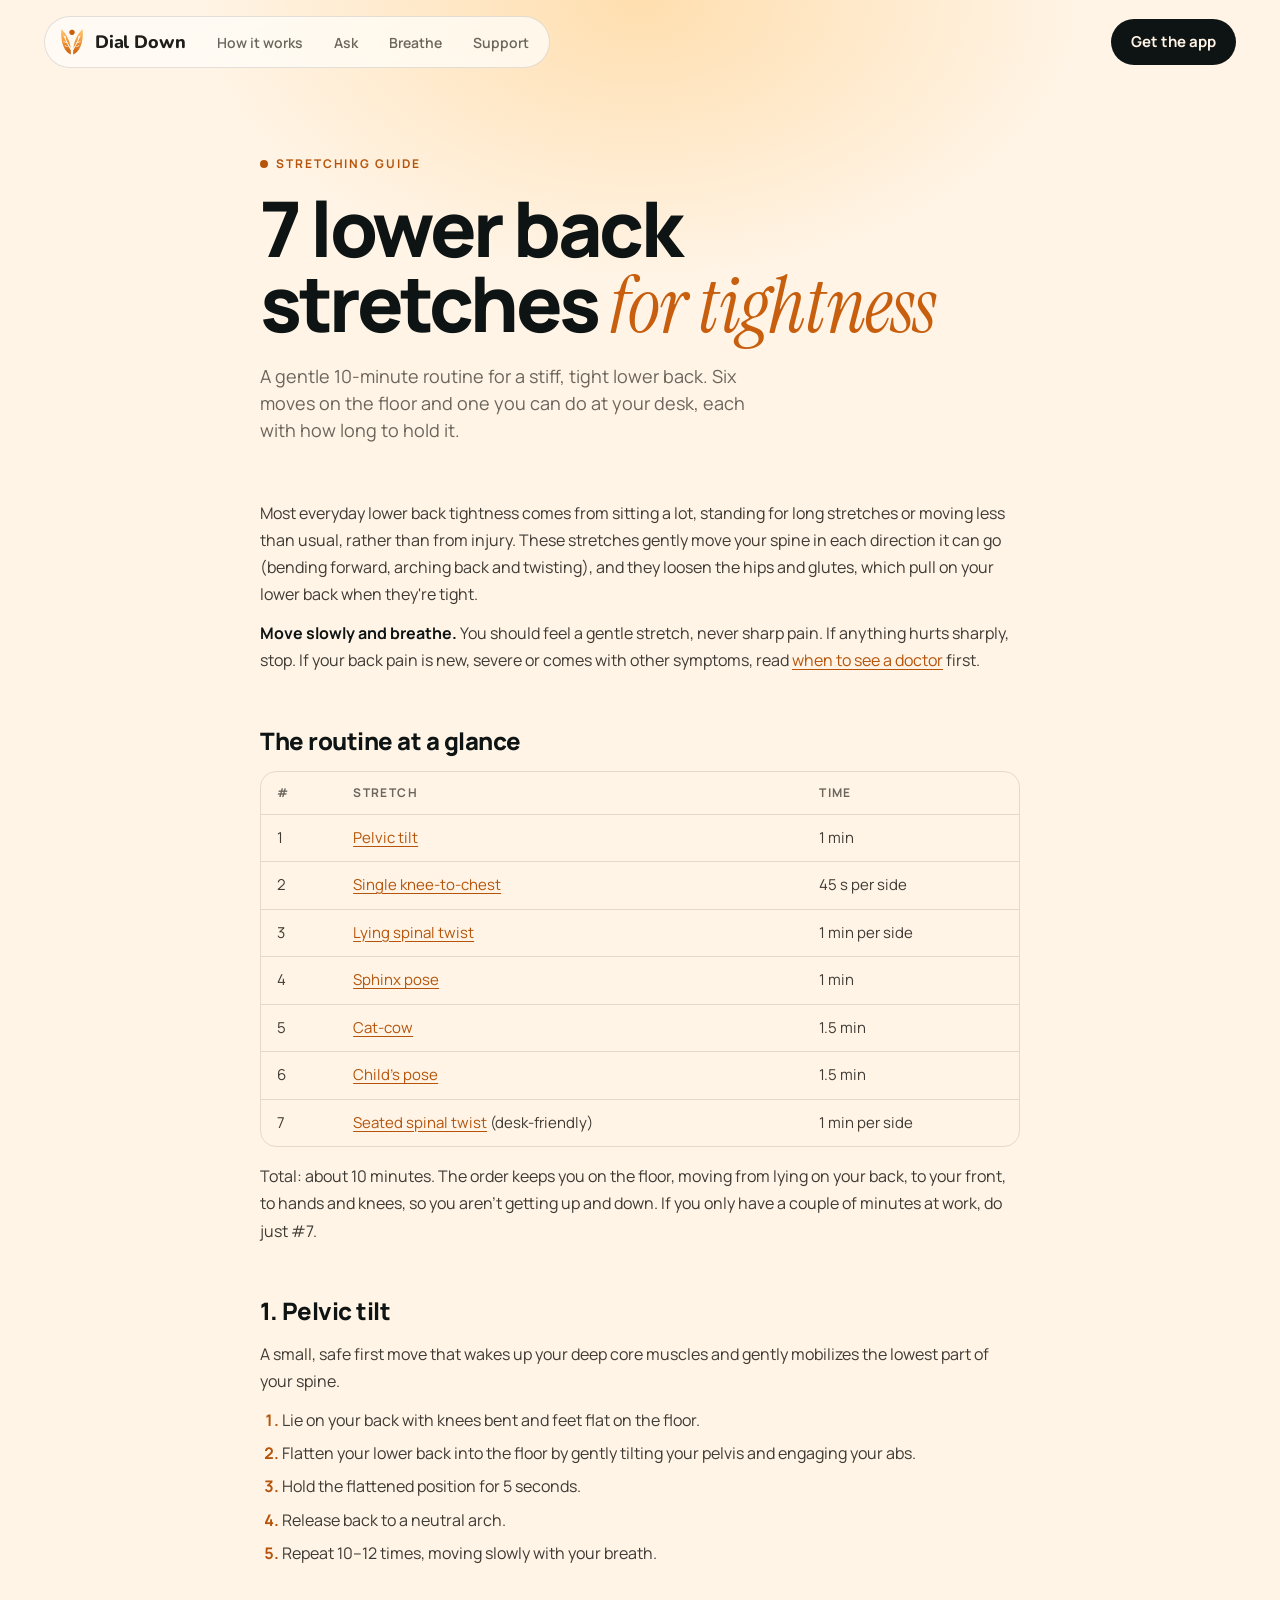
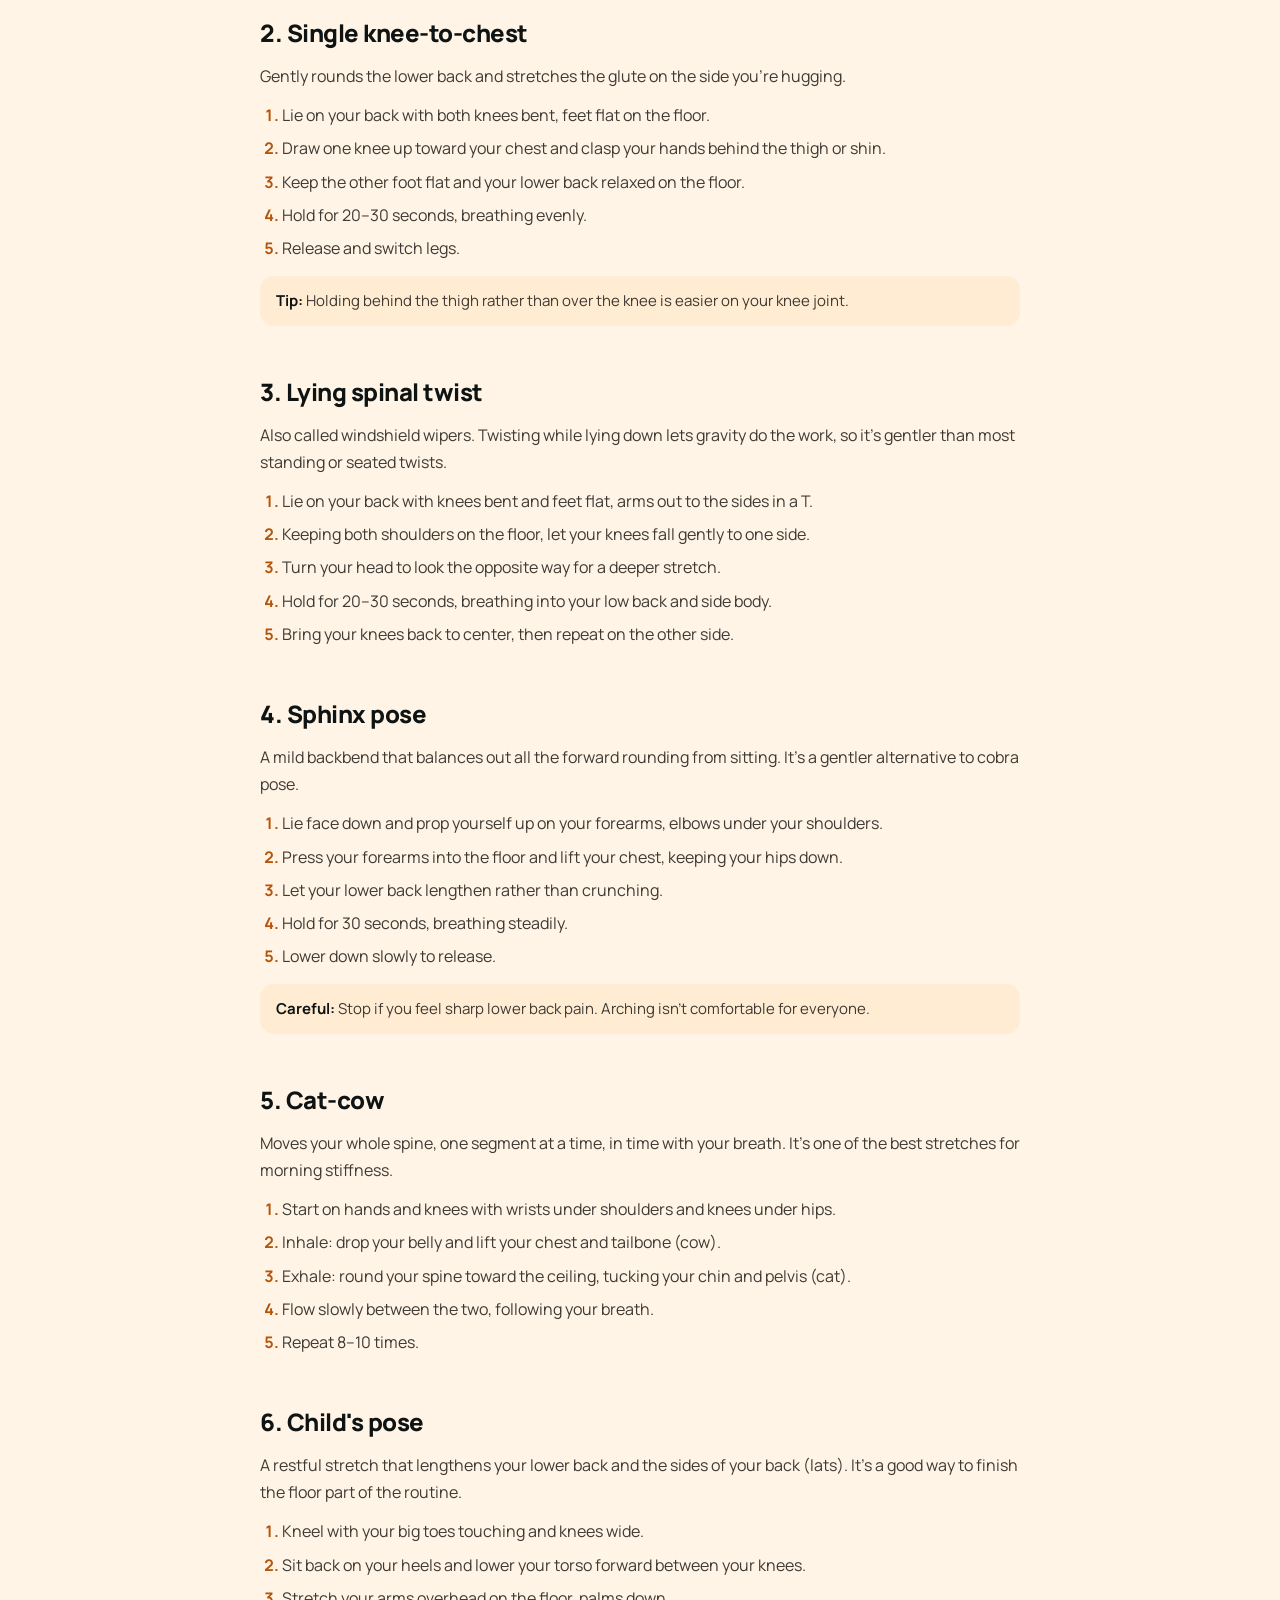
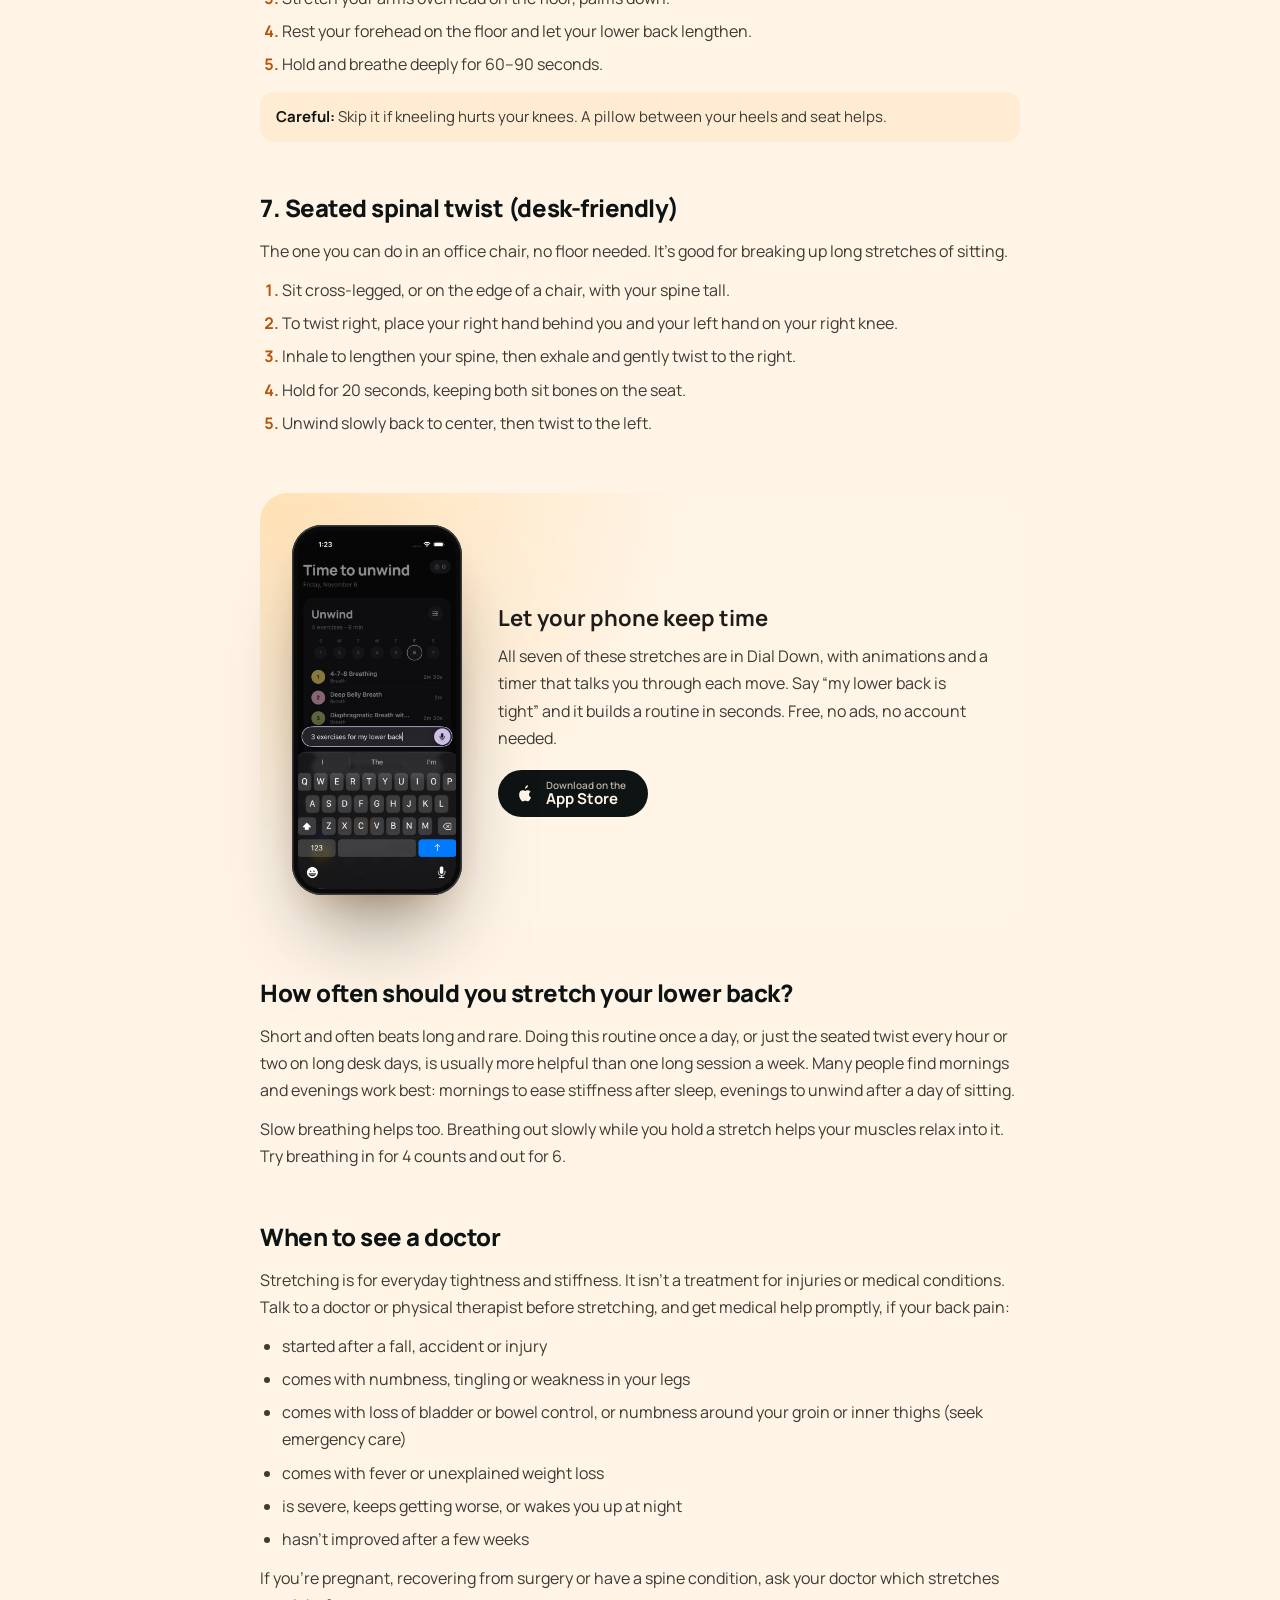
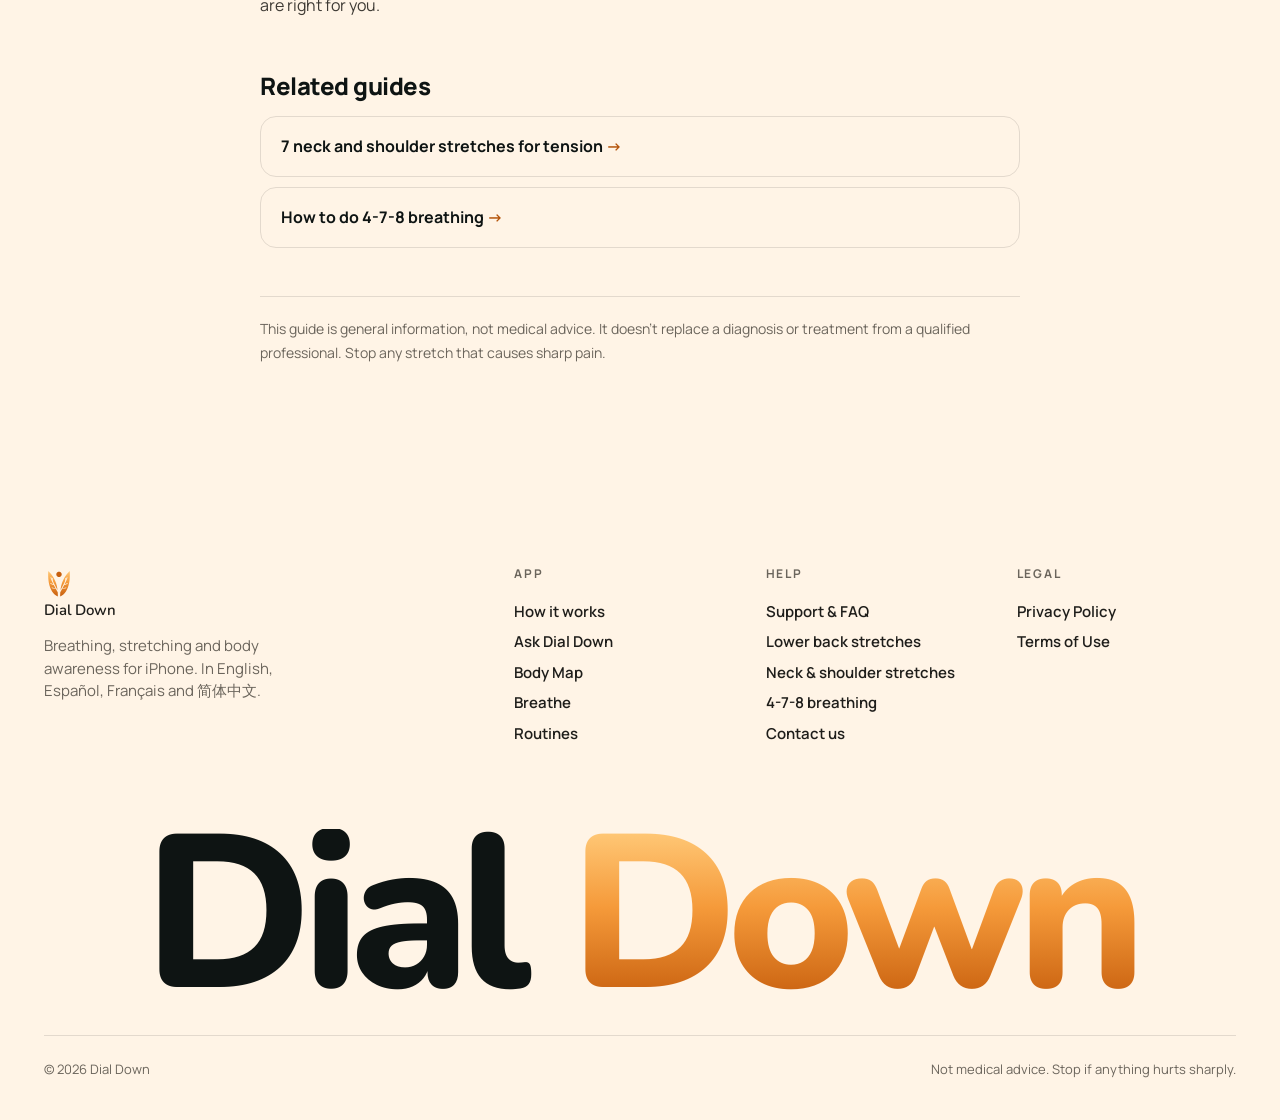
<file: stretches/lower-back.html>
<!doctype html>
<html lang="en">
<head>
<meta charset="utf-8">
<meta name="viewport" content="width=device-width, initial-scale=1">
<title>7 Lower Back Stretches for Tightness: A 10-Minute Routine — Dial Down</title>
<link rel="canonical" href="https://www.getdialdown.com/stretches/lower-back">
<meta name="description" content="A gentle 10-minute routine of 7 lower back stretches for tightness and stiffness: pelvic tilts, knee-to-chest, spinal twists, sphinx, cat-cow, child's pose and a desk-friendly seated twist.">
<meta property="og:title" content="7 Lower Back Stretches for Tightness: A 10-Minute Routine">
<meta property="og:description" content="Seven gentle stretches for a tight lower back, with step-by-step instructions and how long to hold each one.">
<meta property="og:type" content="article">
<meta property="og:url" content="https://www.getdialdown.com/stretches/lower-back">
<meta property="og:image" content="https://www.getdialdown.com/assets/og-image.png">
<meta property="og:image:width" content="1200">
<meta property="og:image:height" content="630">
<meta name="twitter:card" content="summary_large_image">
<meta name="theme-color" content="#0E1413">
<meta name="apple-itunes-app" content="app-id=6818409674">
<link rel="icon" href="/favicon.ico" sizes="48x48">
<link rel="icon" href="/favicon.svg" type="image/svg+xml">
<link rel="apple-touch-icon" href="/apple-touch-icon.png">
<link rel="manifest" href="/site.webmanifest">
<link rel="preconnect" href="https://fonts.googleapis.com">
<link rel="preconnect" href="https://fonts.gstatic.com" crossorigin>
<link href="https://fonts.googleapis.com/css2?family=Manrope:wght@400;500;600;700;800&family=Instrument+Serif:ital@0;1&family=Nunito:wght@800&display=swap" rel="stylesheet">
<link rel="stylesheet" href="/css/styles.css?v=3">
<script type="application/ld+json">
{
  "@context": "https://schema.org",
  "@graph": [
    {
      "@type": "Article",
      "headline": "7 Lower Back Stretches for Tightness: A 10-Minute Routine",
      "description": "A gentle 10-minute routine of 7 lower back stretches for tightness and stiffness, with step-by-step instructions and hold times.",
      "image": "https://www.getdialdown.com/assets/og-image.png",
      "datePublished": "2026-11-07",
      "dateModified": "2026-11-07",
      "author": { "@type": "Organization", "name": "Dial Down", "url": "https://www.getdialdown.com/" },
      "publisher": { "@id": "https://www.getdialdown.com/#organization" },
      "mainEntityOfPage": "https://www.getdialdown.com/stretches/lower-back"
    },
    {
      "@type": "BreadcrumbList",
      "itemListElement": [
        { "@type": "ListItem", "position": 1, "name": "Dial Down", "item": "https://www.getdialdown.com/" },
        { "@type": "ListItem", "position": 2, "name": "Lower back stretches", "item": "https://www.getdialdown.com/stretches/lower-back" }
      ]
    }
  ]
}
</script>
</head>
<body>
<header class="nav">
  <div class="wrap">
    <nav class="pill" aria-label="Primary">
      <a class="brand" href="/" aria-label="Dial Down home"><img src="/assets/brand/dialdown-symbol.svg" alt="">Dial Down</a>
      <div class="nav-links">
        <a href="/#features">How it works</a>
        <a href="/#ask">Ask</a>
        <a href="/#breathe">Breathe</a>
        <a href="/support">Support</a>
      </div>
    </nav>
    <a class="btn btn-dark nav-cta" href="https://apps.apple.com/us/app/dial-down-breathe-and-relax/id6818409674">Get the app</a>
  </div>
</header>
<main>

<section class="page-hero">
  <div class="wrap" style="max-width:808px">
    <span class="kicker">Stretching guide</span>
    <h1 class="h2">7 lower back stretches <em>for tightness</em></h1>
    <p class="lead">A gentle 10-minute routine for a stiff, tight lower back. Six moves on the floor and one you can do at your desk, each with how long to hold it.</p>
  </div>
</section>

<article class="doc">
  <p>Most everyday lower back tightness comes from sitting a lot, standing for long stretches or moving less than usual, rather than from injury. These stretches gently move your spine in each direction it can go (bending forward, arching back and twisting), and they loosen the hips and glutes, which pull on your lower back when they're tight.</p>
  <p><strong>Move slowly and breathe.</strong> You should feel a gentle stretch, never sharp pain. If anything hurts sharply, stop. If your back pain is new, severe or comes with other symptoms, read <a href="#when-to-see-a-doctor">when to see a doctor</a> first.</p>

  <h2 id="the-routine">The routine at a glance</h2>
  <div class="routine-table" role="region" aria-label="Routine summary" tabindex="0">
    <table>
      <thead><tr><th>#</th><th>Stretch</th><th>Time</th></tr></thead>
      <tbody>
        <tr><td>1</td><td><a href="#pelvic-tilt">Pelvic tilt</a></td><td>1 min</td></tr>
        <tr><td>2</td><td><a href="#knee-to-chest">Single knee-to-chest</a></td><td>45 s per side</td></tr>
        <tr><td>3</td><td><a href="#supine-twist">Lying spinal twist</a></td><td>1 min per side</td></tr>
        <tr><td>4</td><td><a href="#sphinx">Sphinx pose</a></td><td>1 min</td></tr>
        <tr><td>5</td><td><a href="#cat-cow">Cat-cow</a></td><td>1.5 min</td></tr>
        <tr><td>6</td><td><a href="#childs-pose">Child's pose</a></td><td>1.5 min</td></tr>
        <tr><td>7</td><td><a href="#seated-twist">Seated spinal twist</a> (desk-friendly)</td><td>1 min per side</td></tr>
      </tbody>
    </table>
  </div>
  <p>Total: about 10 minutes. The order keeps you on the floor, moving from lying on your back, to your front, to hands and knees, so you aren't getting up and down. If you only have a couple of minutes at work, do just #7.</p>

  <h2 id="pelvic-tilt">1. Pelvic tilt</h2>
  <p>A small, safe first move that wakes up your deep core muscles and gently mobilizes the lowest part of your spine.</p>
  <ol>
    <li>Lie on your back with knees bent and feet flat on the floor.</li>
    <li>Flatten your lower back into the floor by gently tilting your pelvis and engaging your abs.</li>
    <li>Hold the flattened position for 5 seconds.</li>
    <li>Release back to a neutral arch.</li>
    <li>Repeat 10–12 times, moving slowly with your breath.</li>
  </ol>

  <h2 id="knee-to-chest">2. Single knee-to-chest</h2>
  <p>Gently rounds the lower back and stretches the glute on the side you're hugging.</p>
  <ol>
    <li>Lie on your back with both knees bent, feet flat on the floor.</li>
    <li>Draw one knee up toward your chest and clasp your hands behind the thigh or shin.</li>
    <li>Keep the other foot flat and your lower back relaxed on the floor.</li>
    <li>Hold for 20–30 seconds, breathing evenly.</li>
    <li>Release and switch legs.</li>
  </ol>
  <p class="tip"><strong>Tip:</strong> Holding behind the thigh rather than over the knee is easier on your knee joint.</p>

  <h2 id="supine-twist">3. Lying spinal twist</h2>
  <p>Also called windshield wipers. Twisting while lying down lets gravity do the work, so it's gentler than most standing or seated twists.</p>
  <ol>
    <li>Lie on your back with knees bent and feet flat, arms out to the sides in a T.</li>
    <li>Keeping both shoulders on the floor, let your knees fall gently to one side.</li>
    <li>Turn your head to look the opposite way for a deeper stretch.</li>
    <li>Hold for 20–30 seconds, breathing into your low back and side body.</li>
    <li>Bring your knees back to center, then repeat on the other side.</li>
  </ol>

  <h2 id="sphinx">4. Sphinx pose</h2>
  <p>A mild backbend that balances out all the forward rounding from sitting. It's a gentler alternative to cobra pose.</p>
  <ol>
    <li>Lie face down and prop yourself up on your forearms, elbows under your shoulders.</li>
    <li>Press your forearms into the floor and lift your chest, keeping your hips down.</li>
    <li>Let your lower back lengthen rather than crunching.</li>
    <li>Hold for 30 seconds, breathing steadily.</li>
    <li>Lower down slowly to release.</li>
  </ol>
  <p class="tip"><strong>Careful:</strong> Stop if you feel sharp lower back pain. Arching isn't comfortable for everyone.</p>

  <h2 id="cat-cow">5. Cat-cow</h2>
  <p>Moves your whole spine, one segment at a time, in time with your breath. It's one of the best stretches for morning stiffness.</p>
  <ol>
    <li>Start on hands and knees with wrists under shoulders and knees under hips.</li>
    <li>Inhale: drop your belly and lift your chest and tailbone (cow).</li>
    <li>Exhale: round your spine toward the ceiling, tucking your chin and pelvis (cat).</li>
    <li>Flow slowly between the two, following your breath.</li>
    <li>Repeat 8–10 times.</li>
  </ol>

  <h2 id="childs-pose">6. Child's pose</h2>
  <p>A restful stretch that lengthens your lower back and the sides of your back (lats). It's a good way to finish the floor part of the routine.</p>
  <ol>
    <li>Kneel with your big toes touching and knees wide.</li>
    <li>Sit back on your heels and lower your torso forward between your knees.</li>
    <li>Stretch your arms overhead on the floor, palms down.</li>
    <li>Rest your forehead on the floor and let your lower back lengthen.</li>
    <li>Hold and breathe deeply for 60–90 seconds.</li>
  </ol>
  <p class="tip"><strong>Careful:</strong> Skip it if kneeling hurts your knees. A pillow between your heels and seat helps.</p>

  <h2 id="seated-twist">7. Seated spinal twist (desk-friendly)</h2>
  <p>The one you can do in an office chair, no floor needed. It's good for breaking up long stretches of sitting.</p>
  <ol>
    <li>Sit cross-legged, or on the edge of a chair, with your spine tall.</li>
    <li>To twist right, place your right hand behind you and your left hand on your right knee.</li>
    <li>Inhale to lengthen your spine, then exhale and gently twist to the right.</li>
    <li>Hold for 20 seconds, keeping both sit bones on the seat.</li>
    <li>Unwind slowly back to center, then twist to the left.</li>
  </ol>

  <div class="guide-cta">
    <div class="phone sm"><div class="scr"><img class="on" src="/assets/screens/10-ask-bar.jpg" alt="Typing “3 exercises for my lower back” into Ask Dial Down" loading="lazy"></div></div>
    <div>
      <h3>Let your phone keep time</h3>
      <p>All seven of these stretches are in Dial Down, with animations and a timer that talks you through each move. Say “my lower back is tight” and it builds a routine in seconds. Free, no ads, no account needed.</p>
      <a class="btn btn-dark btn-store" href="https://apps.apple.com/us/app/dial-down-breathe-and-relax/id6818409674">
        <svg viewBox="0 0 24 24" fill="currentColor" aria-hidden="true"><path d="M16.37 12.6c.02 2.4 2.1 3.2 2.13 3.21-.02.06-.33 1.14-1.1 2.26-.66.97-1.35 1.94-2.43 1.96-1.07.02-1.41-.63-2.63-.63s-1.6.61-2.61.65c-1.05.04-1.84-1.05-2.51-2.02-1.37-1.98-2.41-5.6-1.01-8.04.7-1.21 1.94-1.98 3.29-2 1.03-.02 2 .69 2.63.69.63 0 1.81-.86 3.05-.73.52.02 1.98.21 2.91 1.58-.08.05-1.74 1.01-1.72 3.03M14.36 5.03c.56-.67.93-1.6.83-2.53-.8.03-1.77.53-2.34 1.2-.52.6-.97 1.55-.85 2.46.89.07 1.8-.45 2.36-1.13"/></svg>
        <span><small>Download on the</small>App Store</span></a>
    </div>
  </div>

  <h2 id="how-often">How often should you stretch your lower back?</h2>
  <p>Short and often beats long and rare. Doing this routine once a day, or just the seated twist every hour or two on long desk days, is usually more helpful than one long session a week. Many people find mornings and evenings work best: mornings to ease stiffness after sleep, evenings to unwind after a day of sitting.</p>
  <p>Slow breathing helps too. Breathing out slowly while you hold a stretch helps your muscles relax into it. Try breathing in for 4 counts and out for 6.</p>

  <h2 id="when-to-see-a-doctor">When to see a doctor</h2>
  <p>Stretching is for everyday tightness and stiffness. It isn't a treatment for injuries or medical conditions. Talk to a doctor or physical therapist before stretching, and get medical help promptly, if your back pain:</p>
  <ul>
    <li>started after a fall, accident or injury</li>
    <li>comes with numbness, tingling or weakness in your legs</li>
    <li>comes with loss of bladder or bowel control, or numbness around your groin or inner thighs (seek emergency care)</li>
    <li>comes with fever or unexplained weight loss</li>
    <li>is severe, keeps getting worse, or wakes you up at night</li>
    <li>hasn't improved after a few weeks</li>
  </ul>
  <p>If you're pregnant, recovering from surgery or have a spine condition, ask your doctor which stretches are right for you.</p>

  <h2 id="related">Related guides</h2>
  <ul class="related">
    <li><a href="/stretches/neck-and-shoulders">7 neck and shoulder stretches for tension</a></li>
    <li><a href="/breathing/4-7-8">How to do 4-7-8 breathing</a></li>
  </ul>

  <p class="disclaimer">This guide is general information, not medical advice. It doesn't replace a diagnosis or treatment from a qualified professional. Stop any stretch that causes sharp pain.</p>
</article>
</main>
<footer>
  <div class="wrap">
    <div class="foot">
      <div>
        <a class="brand" href="/" style="padding-left:0"><img src="/assets/brand/dialdown-symbol.svg" alt="">Dial Down</a>
        <p style="color:var(--muted);font-size:15px;max-width:32ch;margin-top:10px">Breathing, stretching and body awareness for iPhone. In English, Español, Français and 简体中文.</p>
      </div>
      <div><h5>App</h5><a href="/#features">How it works</a><a href="/#ask">Ask Dial Down</a><a href="/#body-map">Body Map</a><a href="/#breathe">Breathe</a><a href="/#routines">Routines</a></div>
      <div><h5>Help</h5><a href="/support">Support &amp; FAQ</a><a href="/stretches/lower-back">Lower back stretches</a><a href="/stretches/neck-and-shoulders">Neck &amp; shoulder stretches</a><a href="/breathing/4-7-8">4-7-8 breathing</a><a href="mailto:dialdownn@gmail.com">Contact us</a></div>
      <div><h5>Legal</h5><a href="/privacy">Privacy Policy</a><a href="/terms">Terms of Use</a></div>
    </div>
    <div class="foot-big stagger" aria-hidden="true"><span class="fw"><span>Dial</span></span> <span class="fw"><span class="g">Down</span></span></div>
    <div class="legal"><span>© 2026 Dial Down</span><span>Not medical advice. Stop if anything hurts sharply.</span></div>
  </div>
</footer>
</body>
</html>
</file>
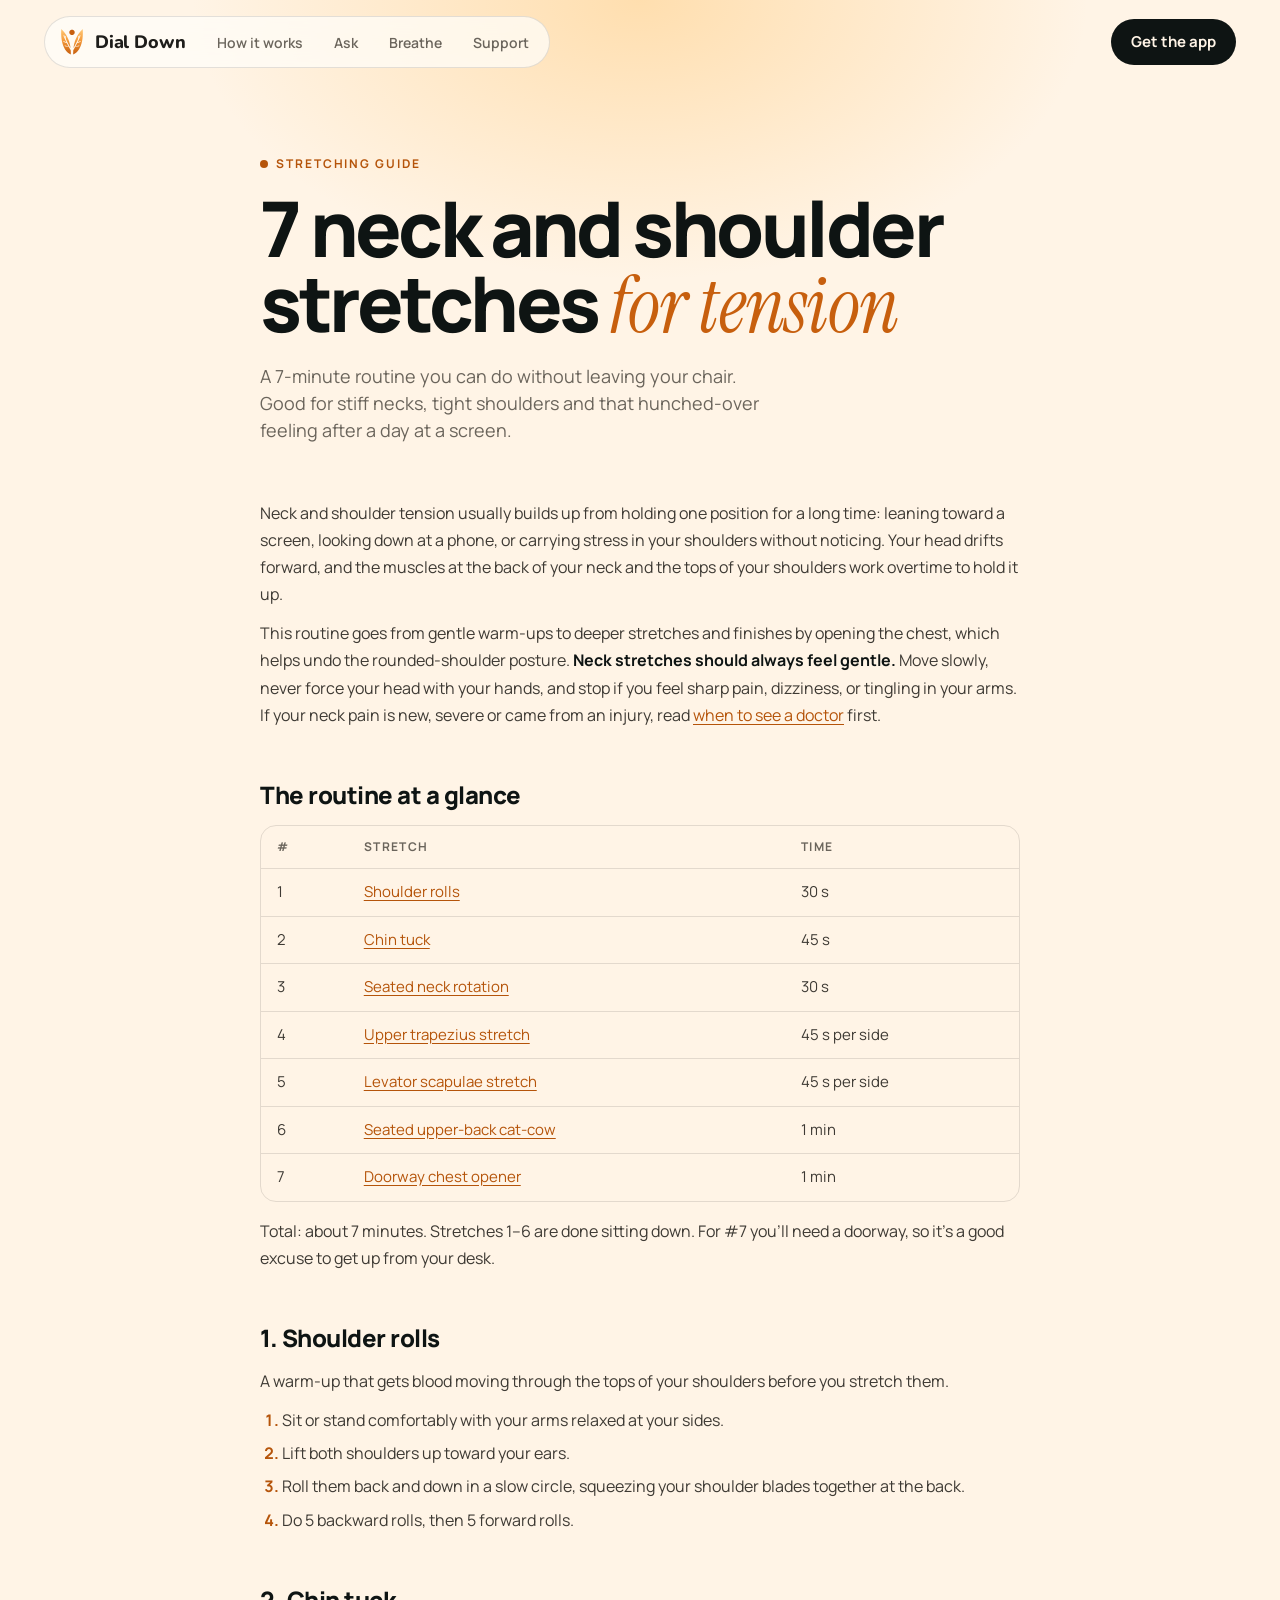
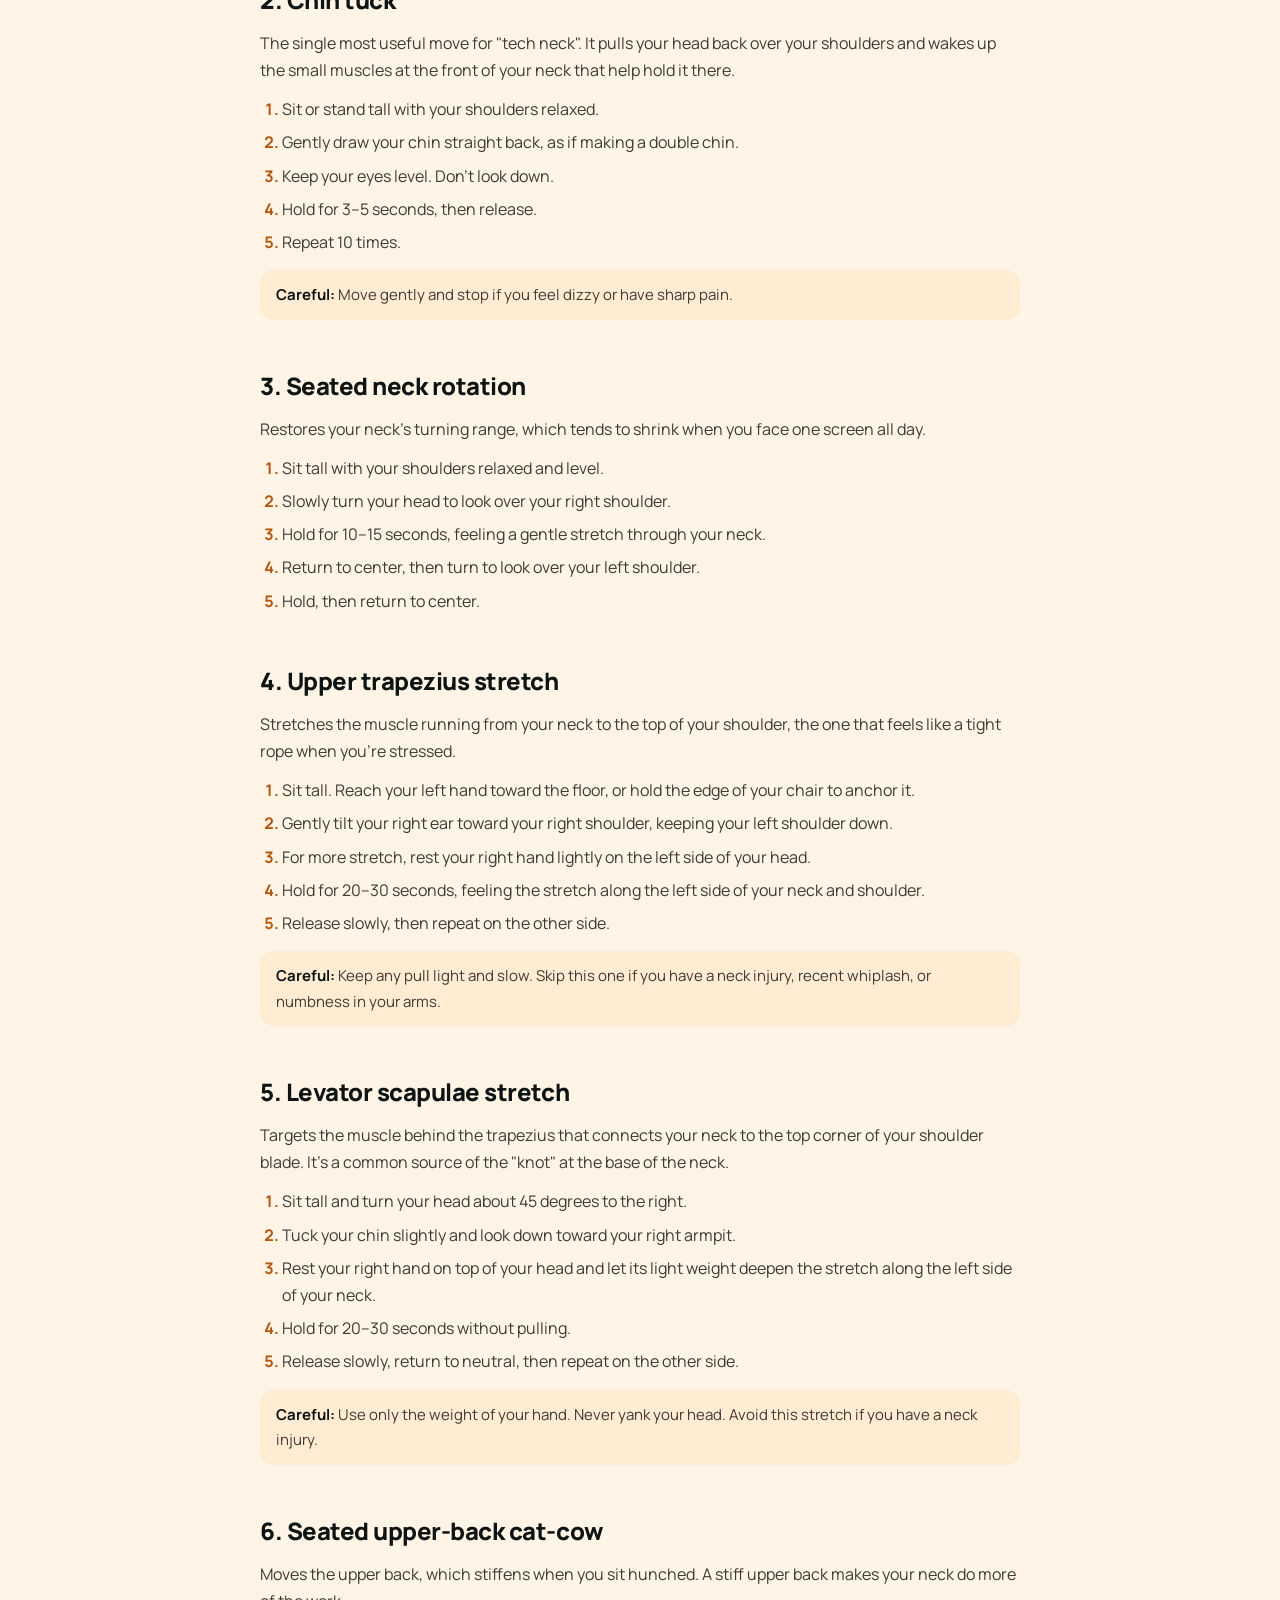
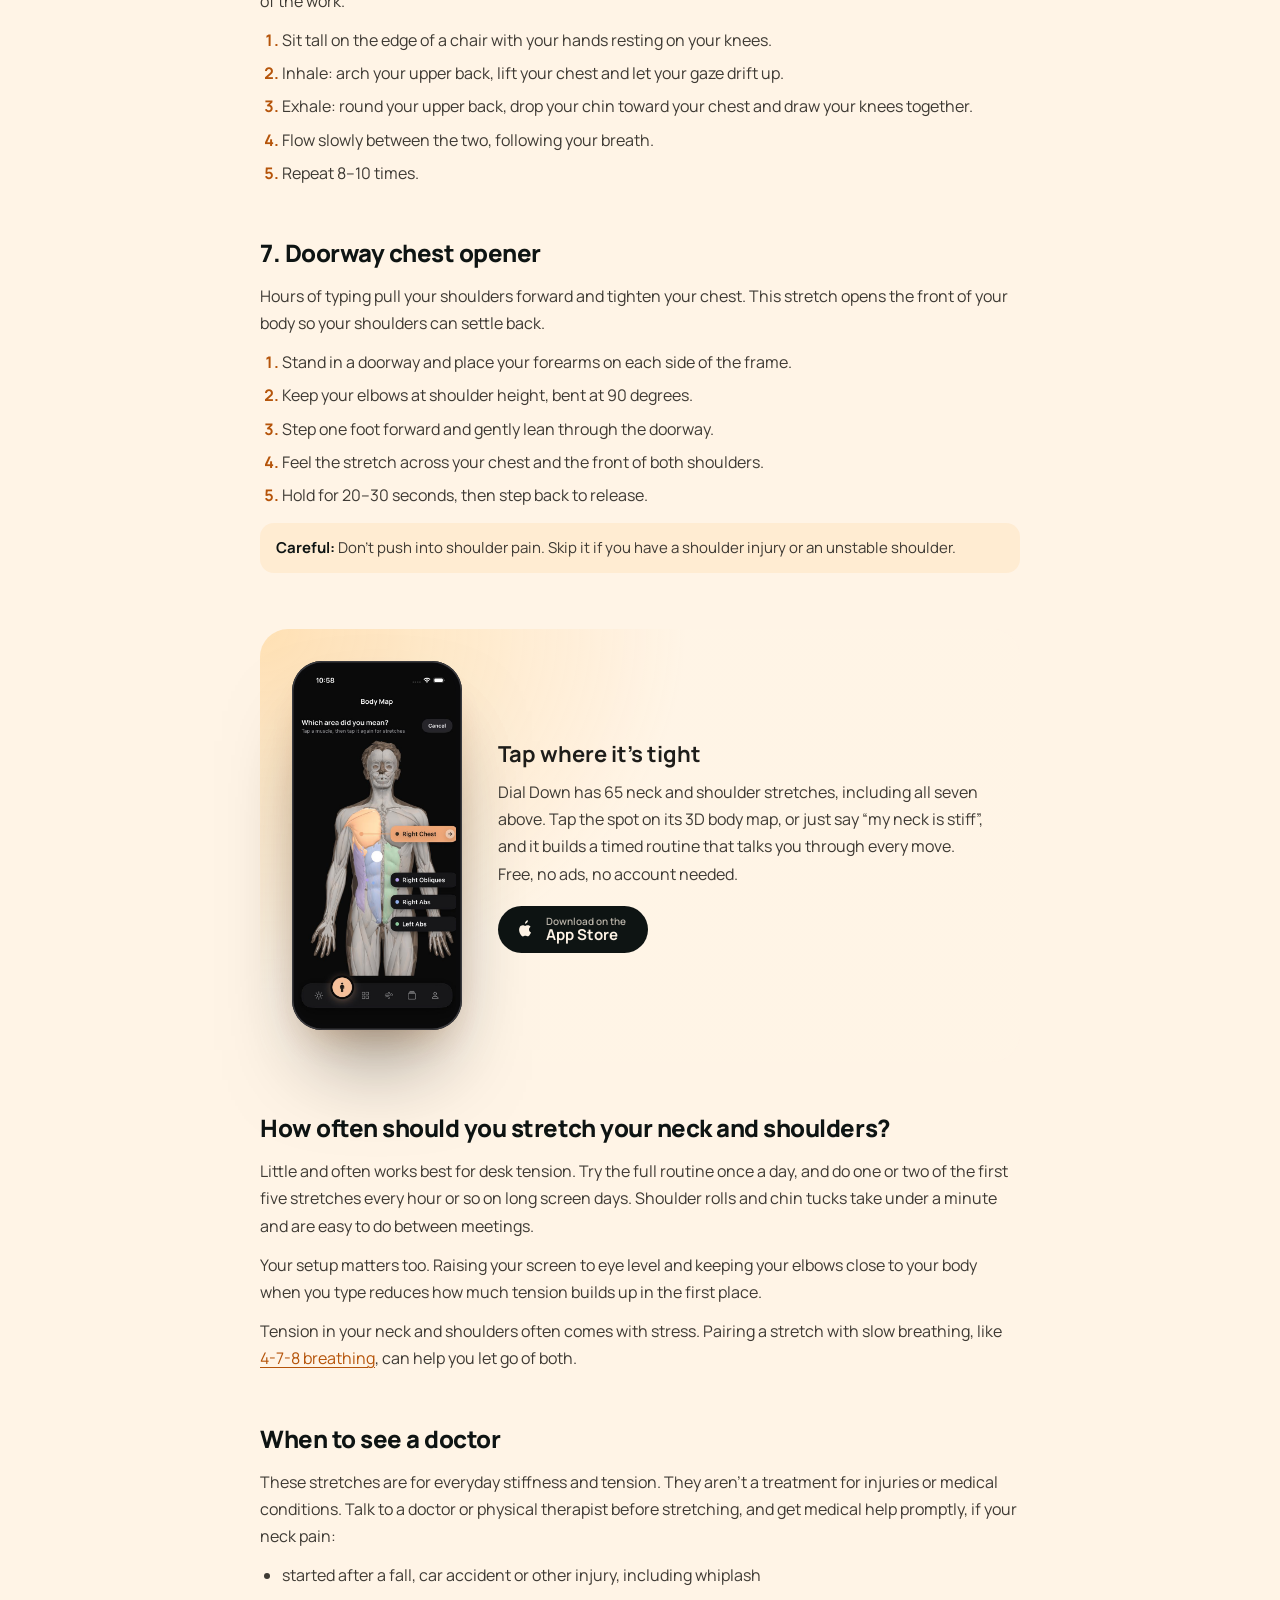
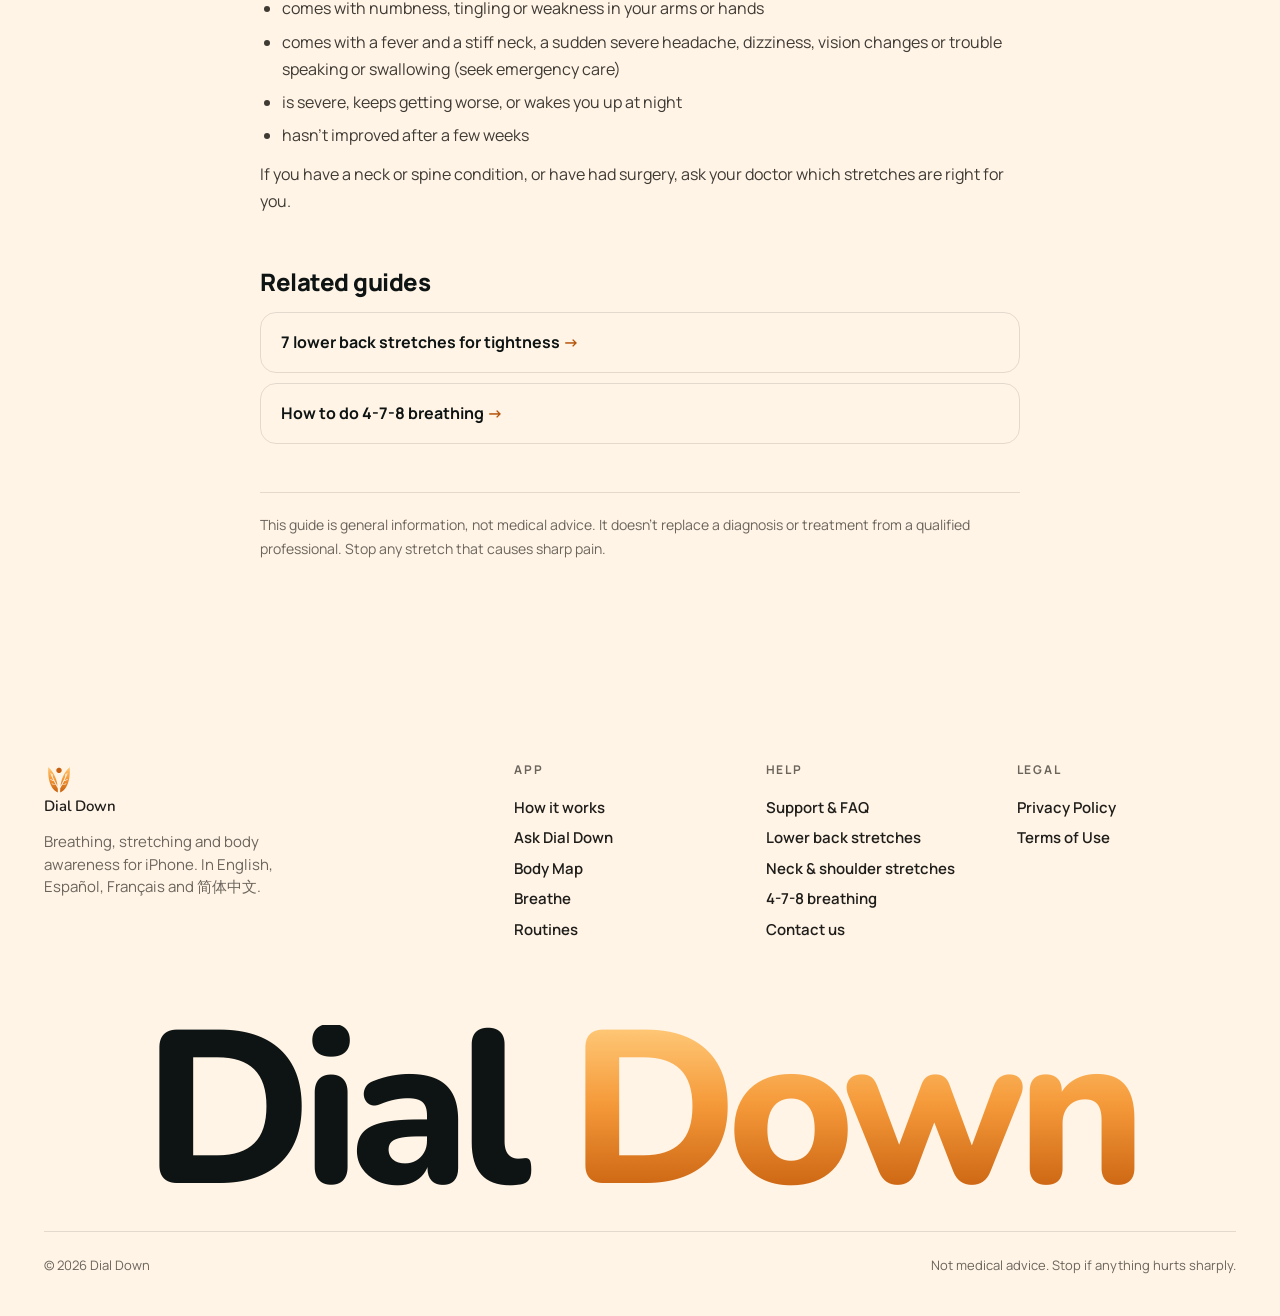
<file: stretches/neck-and-shoulders.html>
<!doctype html>
<html lang="en">
<head>
<meta charset="utf-8">
<meta name="viewport" content="width=device-width, initial-scale=1">
<title>7 Neck and Shoulder Stretches for Tension: A Desk-Friendly Routine — Dial Down</title>
<link rel="canonical" href="https://www.getdialdown.com/stretches/neck-and-shoulders">
<meta name="description" content="A 7-minute routine of neck and shoulder stretches for tension and stiffness, all doable at your desk: shoulder rolls, chin tucks, neck rotation, upper trap and levator scapulae stretches, seated cat-cow and a doorway chest opener.">
<meta property="og:title" content="7 Neck and Shoulder Stretches for Tension: A Desk-Friendly Routine">
<meta property="og:description" content="Seven gentle neck and shoulder stretches you can do in your chair, with step-by-step instructions and how long to hold each one.">
<meta property="og:type" content="article">
<meta property="og:url" content="https://www.getdialdown.com/stretches/neck-and-shoulders">
<meta property="og:image" content="https://www.getdialdown.com/assets/og-image.png">
<meta property="og:image:width" content="1200">
<meta property="og:image:height" content="630">
<meta name="twitter:card" content="summary_large_image">
<meta name="theme-color" content="#0E1413">
<meta name="apple-itunes-app" content="app-id=6818409674">
<link rel="icon" href="/favicon.ico" sizes="48x48">
<link rel="icon" href="/favicon.svg" type="image/svg+xml">
<link rel="apple-touch-icon" href="/apple-touch-icon.png">
<link rel="manifest" href="/site.webmanifest">
<link rel="preconnect" href="https://fonts.googleapis.com">
<link rel="preconnect" href="https://fonts.gstatic.com" crossorigin>
<link href="https://fonts.googleapis.com/css2?family=Manrope:wght@400;500;600;700;800&family=Instrument+Serif:ital@0;1&family=Nunito:wght@800&display=swap" rel="stylesheet">
<link rel="stylesheet" href="/css/styles.css?v=3">
<script type="application/ld+json">
{
  "@context": "https://schema.org",
  "@graph": [
    {
      "@type": "Article",
      "headline": "7 Neck and Shoulder Stretches for Tension: A Desk-Friendly Routine",
      "description": "A 7-minute routine of neck and shoulder stretches for tension and stiffness, all doable at your desk, with step-by-step instructions and hold times.",
      "image": "https://www.getdialdown.com/assets/og-image.png",
      "datePublished": "2026-11-07",
      "dateModified": "2026-11-07",
      "author": { "@type": "Organization", "name": "Dial Down", "url": "https://www.getdialdown.com/" },
      "publisher": { "@id": "https://www.getdialdown.com/#organization" },
      "mainEntityOfPage": "https://www.getdialdown.com/stretches/neck-and-shoulders"
    },
    {
      "@type": "BreadcrumbList",
      "itemListElement": [
        { "@type": "ListItem", "position": 1, "name": "Dial Down", "item": "https://www.getdialdown.com/" },
        { "@type": "ListItem", "position": 2, "name": "Neck and shoulder stretches", "item": "https://www.getdialdown.com/stretches/neck-and-shoulders" }
      ]
    }
  ]
}
</script>
</head>
<body>
<header class="nav">
  <div class="wrap">
    <nav class="pill" aria-label="Primary">
      <a class="brand" href="/" aria-label="Dial Down home"><img src="/assets/brand/dialdown-symbol.svg" alt="">Dial Down</a>
      <div class="nav-links">
        <a href="/#features">How it works</a>
        <a href="/#ask">Ask</a>
        <a href="/#breathe">Breathe</a>
        <a href="/support">Support</a>
      </div>
    </nav>
    <a class="btn btn-dark nav-cta" href="https://apps.apple.com/us/app/dial-down-breathe-and-relax/id6818409674">Get the app</a>
  </div>
</header>
<main>

<section class="page-hero">
  <div class="wrap" style="max-width:808px">
    <span class="kicker">Stretching guide</span>
    <h1 class="h2">7 neck and shoulder stretches <em>for tension</em></h1>
    <p class="lead">A 7-minute routine you can do without leaving your chair. Good for stiff necks, tight shoulders and that hunched-over feeling after a day at a screen.</p>
  </div>
</section>

<article class="doc">
  <p>Neck and shoulder tension usually builds up from holding one position for a long time: leaning toward a screen, looking down at a phone, or carrying stress in your shoulders without noticing. Your head drifts forward, and the muscles at the back of your neck and the tops of your shoulders work overtime to hold it up.</p>
  <p>This routine goes from gentle warm-ups to deeper stretches and finishes by opening the chest, which helps undo the rounded-shoulder posture. <strong>Neck stretches should always feel gentle.</strong> Move slowly, never force your head with your hands, and stop if you feel sharp pain, dizziness, or tingling in your arms. If your neck pain is new, severe or came from an injury, read <a href="#when-to-see-a-doctor">when to see a doctor</a> first.</p>

  <h2 id="the-routine">The routine at a glance</h2>
  <div class="routine-table" role="region" aria-label="Routine summary" tabindex="0">
    <table>
      <thead><tr><th>#</th><th>Stretch</th><th>Time</th></tr></thead>
      <tbody>
        <tr><td>1</td><td><a href="#shoulder-rolls">Shoulder rolls</a></td><td>30 s</td></tr>
        <tr><td>2</td><td><a href="#chin-tuck">Chin tuck</a></td><td>45 s</td></tr>
        <tr><td>3</td><td><a href="#neck-rotation">Seated neck rotation</a></td><td>30 s</td></tr>
        <tr><td>4</td><td><a href="#upper-trap">Upper trapezius stretch</a></td><td>45 s per side</td></tr>
        <tr><td>5</td><td><a href="#levator-scapulae">Levator scapulae stretch</a></td><td>45 s per side</td></tr>
        <tr><td>6</td><td><a href="#seated-cat-cow">Seated upper-back cat-cow</a></td><td>1 min</td></tr>
        <tr><td>7</td><td><a href="#doorway-opener">Doorway chest opener</a></td><td>1 min</td></tr>
      </tbody>
    </table>
  </div>
  <p>Total: about 7 minutes. Stretches 1–6 are done sitting down. For #7 you'll need a doorway, so it's a good excuse to get up from your desk.</p>

  <h2 id="shoulder-rolls">1. Shoulder rolls</h2>
  <p>A warm-up that gets blood moving through the tops of your shoulders before you stretch them.</p>
  <ol>
    <li>Sit or stand comfortably with your arms relaxed at your sides.</li>
    <li>Lift both shoulders up toward your ears.</li>
    <li>Roll them back and down in a slow circle, squeezing your shoulder blades together at the back.</li>
    <li>Do 5 backward rolls, then 5 forward rolls.</li>
  </ol>

  <h2 id="chin-tuck">2. Chin tuck</h2>
  <p>The single most useful move for "tech neck". It pulls your head back over your shoulders and wakes up the small muscles at the front of your neck that help hold it there.</p>
  <ol>
    <li>Sit or stand tall with your shoulders relaxed.</li>
    <li>Gently draw your chin straight back, as if making a double chin.</li>
    <li>Keep your eyes level. Don't look down.</li>
    <li>Hold for 3–5 seconds, then release.</li>
    <li>Repeat 10 times.</li>
  </ol>
  <p class="tip"><strong>Careful:</strong> Move gently and stop if you feel dizzy or have sharp pain.</p>

  <h2 id="neck-rotation">3. Seated neck rotation</h2>
  <p>Restores your neck's turning range, which tends to shrink when you face one screen all day.</p>
  <ol>
    <li>Sit tall with your shoulders relaxed and level.</li>
    <li>Slowly turn your head to look over your right shoulder.</li>
    <li>Hold for 10–15 seconds, feeling a gentle stretch through your neck.</li>
    <li>Return to center, then turn to look over your left shoulder.</li>
    <li>Hold, then return to center.</li>
  </ol>

  <h2 id="upper-trap">4. Upper trapezius stretch</h2>
  <p>Stretches the muscle running from your neck to the top of your shoulder, the one that feels like a tight rope when you're stressed.</p>
  <ol>
    <li>Sit tall. Reach your left hand toward the floor, or hold the edge of your chair to anchor it.</li>
    <li>Gently tilt your right ear toward your right shoulder, keeping your left shoulder down.</li>
    <li>For more stretch, rest your right hand lightly on the left side of your head.</li>
    <li>Hold for 20–30 seconds, feeling the stretch along the left side of your neck and shoulder.</li>
    <li>Release slowly, then repeat on the other side.</li>
  </ol>
  <p class="tip"><strong>Careful:</strong> Keep any pull light and slow. Skip this one if you have a neck injury, recent whiplash, or numbness in your arms.</p>

  <h2 id="levator-scapulae">5. Levator scapulae stretch</h2>
  <p>Targets the muscle behind the trapezius that connects your neck to the top corner of your shoulder blade. It's a common source of the "knot" at the base of the neck.</p>
  <ol>
    <li>Sit tall and turn your head about 45 degrees to the right.</li>
    <li>Tuck your chin slightly and look down toward your right armpit.</li>
    <li>Rest your right hand on top of your head and let its light weight deepen the stretch along the left side of your neck.</li>
    <li>Hold for 20–30 seconds without pulling.</li>
    <li>Release slowly, return to neutral, then repeat on the other side.</li>
  </ol>
  <p class="tip"><strong>Careful:</strong> Use only the weight of your hand. Never yank your head. Avoid this stretch if you have a neck injury.</p>

  <h2 id="seated-cat-cow">6. Seated upper-back cat-cow</h2>
  <p>Moves the upper back, which stiffens when you sit hunched. A stiff upper back makes your neck do more of the work.</p>
  <ol>
    <li>Sit tall on the edge of a chair with your hands resting on your knees.</li>
    <li>Inhale: arch your upper back, lift your chest and let your gaze drift up.</li>
    <li>Exhale: round your upper back, drop your chin toward your chest and draw your knees together.</li>
    <li>Flow slowly between the two, following your breath.</li>
    <li>Repeat 8–10 times.</li>
  </ol>

  <h2 id="doorway-opener">7. Doorway chest opener</h2>
  <p>Hours of typing pull your shoulders forward and tighten your chest. This stretch opens the front of your body so your shoulders can settle back.</p>
  <ol>
    <li>Stand in a doorway and place your forearms on each side of the frame.</li>
    <li>Keep your elbows at shoulder height, bent at 90 degrees.</li>
    <li>Step one foot forward and gently lean through the doorway.</li>
    <li>Feel the stretch across your chest and the front of both shoulders.</li>
    <li>Hold for 20–30 seconds, then step back to release.</li>
  </ol>
  <p class="tip"><strong>Careful:</strong> Don't push into shoulder pain. Skip it if you have a shoulder injury or an unstable shoulder.</p>

  <div class="guide-cta">
    <div class="phone sm"><div class="scr"><img class="on" src="/assets/screens/body-map-picker.jpg" alt="Dial Down’s 3D body map muscle picker" loading="lazy"></div></div>
    <div>
      <h3>Tap where it's tight</h3>
      <p>Dial Down has 65 neck and shoulder stretches, including all seven above. Tap the spot on its 3D body map, or just say “my neck is stiff”, and it builds a timed routine that talks you through every move. Free, no ads, no account needed.</p>
      <a class="btn btn-dark btn-store" href="https://apps.apple.com/us/app/dial-down-breathe-and-relax/id6818409674">
        <svg viewBox="0 0 24 24" fill="currentColor" aria-hidden="true"><path d="M16.37 12.6c.02 2.4 2.1 3.2 2.13 3.21-.02.06-.33 1.14-1.1 2.26-.66.97-1.35 1.94-2.43 1.96-1.07.02-1.41-.63-2.63-.63s-1.6.61-2.61.65c-1.05.04-1.84-1.05-2.51-2.02-1.37-1.98-2.41-5.6-1.01-8.04.7-1.21 1.94-1.98 3.29-2 1.03-.02 2 .69 2.63.69.63 0 1.81-.86 3.05-.73.52.02 1.98.21 2.91 1.58-.08.05-1.74 1.01-1.72 3.03M14.36 5.03c.56-.67.93-1.6.83-2.53-.8.03-1.77.53-2.34 1.2-.52.6-.97 1.55-.85 2.46.89.07 1.8-.45 2.36-1.13"/></svg>
        <span><small>Download on the</small>App Store</span></a>
    </div>
  </div>

  <h2 id="how-often">How often should you stretch your neck and shoulders?</h2>
  <p>Little and often works best for desk tension. Try the full routine once a day, and do one or two of the first five stretches every hour or so on long screen days. Shoulder rolls and chin tucks take under a minute and are easy to do between meetings.</p>
  <p>Your setup matters too. Raising your screen to eye level and keeping your elbows close to your body when you type reduces how much tension builds up in the first place.</p>
  <p>Tension in your neck and shoulders often comes with stress. Pairing a stretch with slow breathing, like <a href="/breathing/4-7-8">4-7-8 breathing</a>, can help you let go of both.</p>

  <h2 id="when-to-see-a-doctor">When to see a doctor</h2>
  <p>These stretches are for everyday stiffness and tension. They aren't a treatment for injuries or medical conditions. Talk to a doctor or physical therapist before stretching, and get medical help promptly, if your neck pain:</p>
  <ul>
    <li>started after a fall, car accident or other injury, including whiplash</li>
    <li>comes with numbness, tingling or weakness in your arms or hands</li>
    <li>comes with a fever and a stiff neck, a sudden severe headache, dizziness, vision changes or trouble speaking or swallowing (seek emergency care)</li>
    <li>is severe, keeps getting worse, or wakes you up at night</li>
    <li>hasn't improved after a few weeks</li>
  </ul>
  <p>If you have a neck or spine condition, or have had surgery, ask your doctor which stretches are right for you.</p>

  <h2 id="related">Related guides</h2>
  <ul class="related">
    <li><a href="/stretches/lower-back">7 lower back stretches for tightness</a></li>
    <li><a href="/breathing/4-7-8">How to do 4-7-8 breathing</a></li>
  </ul>

  <p class="disclaimer">This guide is general information, not medical advice. It doesn't replace a diagnosis or treatment from a qualified professional. Stop any stretch that causes sharp pain.</p>
</article>
</main>
<footer>
  <div class="wrap">
    <div class="foot">
      <div>
        <a class="brand" href="/" style="padding-left:0"><img src="/assets/brand/dialdown-symbol.svg" alt="">Dial Down</a>
        <p style="color:var(--muted);font-size:15px;max-width:32ch;margin-top:10px">Breathing, stretching and body awareness for iPhone. In English, Español, Français and 简体中文.</p>
      </div>
      <div><h5>App</h5><a href="/#features">How it works</a><a href="/#ask">Ask Dial Down</a><a href="/#body-map">Body Map</a><a href="/#breathe">Breathe</a><a href="/#routines">Routines</a></div>
      <div><h5>Help</h5><a href="/support">Support &amp; FAQ</a><a href="/stretches/lower-back">Lower back stretches</a><a href="/stretches/neck-and-shoulders">Neck &amp; shoulder stretches</a><a href="/breathing/4-7-8">4-7-8 breathing</a><a href="mailto:dialdownn@gmail.com">Contact us</a></div>
      <div><h5>Legal</h5><a href="/privacy">Privacy Policy</a><a href="/terms">Terms of Use</a></div>
    </div>
    <div class="foot-big stagger" aria-hidden="true"><span class="fw"><span>Dial</span></span> <span class="fw"><span class="g">Down</span></span></div>
    <div class="legal"><span>© 2026 Dial Down</span><span>Not medical advice. Stop if anything hurts sharply.</span></div>
  </div>
</footer>
</body>
</html>
</file>
<file: css/styles.css>
/* Dial Down website styles */
:root{
  --ink:#0E1413; --ink-2:#17171A; --ink-3:#26262A;
  --paper:#FFF4E6; --paper-2:#FBEBD6; --white:#FFFDF9;
  --ember:#C75F0E; --amber:#F59A3A; --glow:#FFC978; --accent:#B5540A;
  --text:#1E1D1A; --muted:#6B655C; --line:rgba(30,29,26,.12);
  --blue:#BED0F1; --mint:#B9DEC6; --lav:#D4C6F0; --yellow:#F4DC6C;
  --peach:#F5C09A; --pink:#F4B8D7; --olive:#A9B874; --coral:#F2A99E;
  --sans:"Manrope",system-ui,-apple-system,sans-serif;
  --serif:"Instrument Serif",Georgia,serif;
  --r-lg:40px; --r-md:24px; --wrap:1240px;
  --spring:cubic-bezier(.2,.9,.25,1.15); --ease:cubic-bezier(.2,.8,.2,1);
}
*{box-sizing:border-box;margin:0;padding:0}
html{scroll-behavior:smooth}
body{font-family:var(--sans);background:var(--paper);color:var(--text);-webkit-font-smoothing:antialiased;overflow-x:hidden;line-height:1.5}
img{display:block;max-width:100%}
a{color:inherit;text-decoration:none}
button{font:inherit;cursor:pointer;border:0;background:none;color:inherit}
.wrap{max-width:var(--wrap);margin:0 auto;padding:0 24px}
em{font-family:var(--serif);font-style:italic;font-weight:400;letter-spacing:-.01em}
:focus-visible{outline:2px solid var(--accent);outline-offset:3px;border-radius:8px}
section{position:relative;scroll-margin-top:72px}

/* ---------- NAV ---------- */
.nav{position:fixed;inset:16px 0 auto;z-index:50;pointer-events:none}
.nav .wrap{display:flex;justify-content:space-between;align-items:center;gap:12px}
.pill{pointer-events:auto;display:flex;align-items:center;gap:4px;background:rgba(255,253,249,.78);backdrop-filter:blur(16px) saturate(1.4);-webkit-backdrop-filter:blur(16px) saturate(1.4);border:1px solid var(--line);border-radius:999px;padding:6px}
.brand{display:flex;align-items:center;gap:8px;padding:4px 14px 4px 6px;font-family:"Nunito",var(--sans);font-weight:800;font-size:18px;letter-spacing:-.01em}
.brand img{width:30px;height:30px}
.nav-links a{padding:9px 14px;border-radius:999px;font-size:14px;font-weight:600;color:var(--muted);transition:background .2s,color .2s}
.nav-links a:hover,.nav-links a.active{background:var(--ink);color:var(--paper)}
.btn{display:inline-flex;align-items:center;gap:10px;border-radius:999px;font-weight:700;font-size:15px;transition:transform .2s var(--ease),translate .3s var(--spring),box-shadow .3s,background .2s}
.btn:hover{translate:0 -2px}
.btn:active{transform:scale(.97)}
.btn-dark{background:var(--ink);color:var(--paper);padding:12px 20px}
.btn-dark:hover{background:#000}
.btn-store{padding:10px 22px 10px 16px}
.btn-store svg{width:22px;height:22px}
.btn-store small{display:block;font-size:10px;font-weight:600;opacity:.7;line-height:1}
.btn-store span{line-height:1.15;text-align:left}
.nav-cta{pointer-events:auto}
@media (max-width:900px){.nav-links{display:none}}

/* ---------- PHONE ---------- */
.phone{width:290px;aspect-ratio:1206/2622;border-radius:48px;background:#0A0A0B;padding:9px;position:relative;
  box-shadow:0 0 0 1.5px #3a3a3e inset,0 50px 90px -30px rgba(14,20,19,.55),0 20px 40px -20px rgba(199,95,14,.35)}
.scr{position:relative;width:100%;height:100%;border-radius:40px;overflow:hidden;background:#0A0A0B}
.scr img{position:absolute;inset:0;width:100%;height:100%;object-fit:cover;opacity:0;transform:scale(1.04);transition:opacity .7s ease,transform 1s var(--ease)}
.scr img.on{opacity:1;transform:none}
.phone.sm{width:250px;border-radius:42px}.phone.sm .scr{border-radius:34px}
@media (max-width:480px){.phone{width:240px;border-radius:40px}.scr{border-radius:32px}}

/* ---------- HERO ---------- */
.hero{position:relative;isolation:isolate;min-height:100vh;min-height:100svh;padding:100px 0 40px;overflow:hidden;
  background:radial-gradient(60% 55% at 50% 62%,rgba(255,201,120,.55),rgba(255,244,230,0) 70%),var(--paper)}
/* tension meter: the hook */
.meter-row{display:flex;justify-content:center;margin-bottom:14px}
.meter{display:inline-flex;align-items:center;gap:14px;background:var(--white);border:1px solid var(--line);border-radius:999px;padding:8px 10px 8px 16px;box-shadow:0 14px 34px -18px rgba(14,20,19,.35)}
.meter-area{display:flex;align-items:center;gap:8px;font-size:14px;font-weight:700;color:var(--muted);white-space:nowrap}
.meter-area span{color:var(--ink);min-width:0}
.meter-area i{width:10px;height:10px;border-radius:50%;background:var(--peach);transition:background .4s}
.meter-bars{display:flex;gap:3px;align-items:flex-end;height:20px}
.meter-bars b{width:5px;border-radius:2px;background:#E9DECF;transition:background .25s}
.meter-bars b.lit{background:linear-gradient(var(--amber),var(--ember))}
.meter-bars b.calm{background:var(--mint)}
.meter-num{min-width:40px;height:32px;padding:0 10px;border-radius:999px;background:var(--ink);color:var(--paper);display:grid;place-items:center;font-weight:800;font-size:15px;font-variant-numeric:tabular-nums;transition:background .4s,color .4s}
.meter-num.calm{background:var(--mint);color:var(--text)}
@media (max-width:480px){.meter{gap:10px;padding-left:12px}.meter-area{font-size:13px}.meter-bars b{width:4px}}
.hero-eyebrow{text-align:center;font-size:13px;font-weight:700;letter-spacing:.18em;text-transform:uppercase;color:var(--accent);margin-bottom:8px}
.hero h1{text-align:center;font-weight:800;font-size:clamp(64px,min(15vw,24vh),220px);line-height:.9;letter-spacing:-.055em;color:var(--ink);position:relative;z-index:1;will-change:transform}
.hero h1 .w{display:inline-block;overflow:hidden;vertical-align:top;padding:0 .02em .06em}
.hero h1 .w > span{display:inline-block}
.hero h1 em{color:var(--ember);letter-spacing:-.03em;padding-right:.04em}
.hero-stage{position:relative;display:grid;grid-template-columns:1fr auto 1fr;align-items:end;gap:32px;margin-top:-4.2vw}
.hero-side{position:relative;z-index:1;font-size:15px;color:var(--muted);max-width:300px;padding-bottom:70px}
.hero-side strong{display:block;text-wrap:balance;color:var(--ink);font-size:17px;font-weight:700;margin-bottom:8px}
.hero-side.right{justify-self:end;text-align:right}
.hero-side .btn{margin-top:20px}
.hero-meta{margin-top:12px;font-size:12px;font-weight:600;color:var(--muted)}
.phone-wrap{position:relative}
.phone-wrap .phone{z-index:2}
.dial{position:absolute;left:50%;top:46%;width:760px;height:760px;margin:-380px 0 0 -380px;z-index:-1;pointer-events:none}
.dial svg{width:100%;height:100%;animation:spin 140s linear infinite reverse}
.dial .inner{position:absolute;inset:0;transform:rotate(calc(var(--rot,0deg) + var(--turn,0deg)));transition:transform .9s cubic-bezier(.3,.7,.2,1)}
.dial .ring{position:absolute;border-radius:50%;border:1.5px solid rgba(199,95,14,.22);left:50%;top:50%;transform:translate(-50%,-50%);animation:breathe 10s ease-in-out infinite}
.dial .ring.r1{width:430px;height:430px}
.dial .ring.r2{width:600px;height:600px;animation-delay:.3s;border-color:rgba(199,95,14,.12)}
.dial .knob{position:absolute;left:50%;top:0;width:14px;height:14px;margin-left:-7px;border-radius:50%;background:var(--ember);box-shadow:0 0 0 6px rgba(199,95,14,.15)}
@keyframes spin{to{transform:rotate(360deg)}}
@keyframes breathe{0%,100%{transform:translate(-50%,-50%) scale(.9)}45%,55%{transform:translate(-50%,-50%) scale(1.05)}}
.hero-chip{position:absolute;z-index:3;background:var(--white);border:1px solid var(--line);border-radius:999px;padding:8px 14px 8px 8px;display:flex;align-items:center;gap:8px;font-size:13px;font-weight:700;box-shadow:0 12px 30px -12px rgba(14,20,19,.25);white-space:nowrap;animation:float 6s ease-in-out infinite}
.hero-chip b{width:24px;height:24px;border-radius:50%;display:grid;place-items:center;font-size:11px}
.chip-a{left:-170px;top:24%}.chip-a b{background:var(--lav)}
.chip-b{right:-150px;top:52%;animation-delay:-3s}.chip-b b{background:var(--mint)}
.chip-c{left:-120px;top:72%;animation-delay:-1.5s}.chip-c b{background:var(--yellow)}
@keyframes float{0%,100%{translate:0 0}50%{translate:0 -10px}}
.scroll-cue{position:absolute;left:50%;bottom:18px;transform:translateX(-50%);font-size:11px;font-weight:700;letter-spacing:.16em;text-transform:uppercase;color:var(--muted);display:flex;flex-direction:column;align-items:center;gap:8px}
.scroll-cue i{width:1.5px;height:34px;background:linear-gradient(var(--muted),transparent);animation:cue 1.8s ease-in-out infinite;transform-origin:top}
@keyframes cue{0%{transform:scaleY(0)}50%{transform:scaleY(1)}100%{transform:scaleY(1);opacity:0}}

/* hero intro choreography */
.js .hi{opacity:0;transform:translateY(22px);transition:opacity .9s var(--ease),transform 1s var(--ease)}
.js .hero h1 .w > span{transform:translateY(105%);transition:transform 1.1s cubic-bezier(.16,1,.3,1)}
.js .phone-wrap .phone{opacity:0;transform:translateY(120px) scale(.92);transition:opacity .9s ease,transform 1.3s var(--spring)}
.js .hero-chip{opacity:0;scale:.6;transition:opacity .5s ease,scale .6s var(--spring)}
.js .dial{opacity:0;transform:scale(.8);transition:opacity 1.4s ease,transform 1.8s var(--ease)}
.ready .hi{opacity:1;transform:none}
.ready .hero h1 .w > span{transform:none}
.ready .phone-wrap .phone{opacity:1;transform:none}
.ready .hero-chip{opacity:1;scale:1}
.ready .dial{opacity:1;transform:none}
@media (max-width:900px){
  .hero-stage{grid-template-columns:1fr;justify-items:center;margin-top:24px}
  .hero-side{padding:0;text-align:center;max-width:420px}
  .hero-side.right{justify-self:center;text-align:center}
  .hero-side.left{order:-1}
  .chip-a{left:-70px}.chip-b{right:-70px}.chip-c{display:none}
  .dial{width:560px;height:560px;margin:-280px 0 0 -280px}
  .scroll-cue{display:none}
}

/* ---------- SHARED ---------- */
.pad{padding:140px 0}
.kicker{display:inline-flex;align-items:center;gap:8px;font-size:12px;font-weight:700;letter-spacing:.16em;text-transform:uppercase;color:var(--accent)}
.kicker::before{content:"";width:8px;height:8px;border-radius:50%;background:currentColor}
.h2{font-weight:800;font-size:clamp(40px,6vw,84px);line-height:.98;letter-spacing:-.045em;color:var(--ink)}
.h2 em{color:var(--ember)}
.lead{font-size:18px;color:var(--muted);max-width:46ch}
.rv{opacity:0;transform:translateY(28px);transition:opacity .9s var(--ease),transform .9s var(--ease)}
.rv.in{opacity:1;transform:none}

/* statement: words light up as you scroll */
.statement{text-align:center;padding:170px 0 110px}
.statement p{font-weight:700;font-size:clamp(30px,4.6vw,64px);line-height:1.14;letter-spacing:-.04em;max-width:19ch;margin:0 auto}
.statement .wd{color:#D9CCBA;transition:color .35s ease}
.statement .wd.lit{color:var(--ink)}
.statement .wd.lit em,.statement em.wd.lit{color:var(--ember)}

/* stats */
.stats{display:grid;grid-template-columns:repeat(4,1fr);background:var(--white);border:1px solid var(--line);border-radius:var(--r-md)}
.stat{padding:32px 28px;border-left:1px solid var(--line);display:flex;flex-direction:column;justify-content:space-between;min-height:190px}
.stat:first-child{border-left:0}
.stat .num{font-weight:800;font-size:56px;letter-spacing:-.05em;line-height:1;color:var(--ink);font-variant-numeric:tabular-nums}
.stat .num small{font-size:.45em;letter-spacing:-.02em}
.stat p{font-size:14px;color:var(--muted);font-weight:500}
.stat .dot{width:28px;height:28px;border-radius:50%}
.stat.hl{background:var(--ink);color:var(--paper);border-radius:0 var(--r-md) var(--r-md) 0}
.stat.hl .num{color:var(--glow)}.stat.hl p{color:#A9A197}
@media (max-width:900px){.stats{grid-template-columns:1fr 1fr}.stat:nth-child(3){border-left:0}.stat:nth-child(n+3){border-top:1px solid var(--line)}.stat.hl{border-radius:0 0 var(--r-md) 0}}

/* ---------- STORY (pinned scroll) ---------- */
.story-head{text-align:center;padding-bottom:40px}
.story{display:grid;grid-template-columns:1fr 1fr;gap:56px}
.steps .step{min-height:92vh;display:flex;flex-direction:column;justify-content:center;max-width:470px;opacity:.22;transform:translateX(-10px);transition:opacity .5s ease,transform .6s var(--ease)}
.steps .step.on{opacity:1;transform:none}
.step .no{font-family:var(--serif);font-style:italic;font-size:64px;line-height:1;color:var(--ember)}
.step .tag{display:inline-flex;align-self:flex-start;margin:18px 0 14px;padding:6px 12px;border-radius:999px;font-size:12px;font-weight:700;letter-spacing:.08em;text-transform:uppercase;color:var(--text);background:var(--c)}
.step h3{font-weight:800;font-size:clamp(32px,3.6vw,52px);line-height:1.02;letter-spacing:-.04em;color:var(--ink)}
.step h3 em{color:var(--ember)}
.step p{font-size:17px;color:var(--muted);margin-top:16px}
.step ul{list-style:none;margin-top:20px;display:flex;flex-wrap:wrap;gap:8px}
.step li{font-size:13px;font-weight:700;padding:7px 12px;border-radius:999px;background:var(--white);border:1px solid var(--line)}
.step .m-shot{display:none}
.stage-col{position:relative}
.stage{position:sticky;top:0;height:100vh;padding:84px 0 20px;display:grid;place-items:center}
.stage-card{position:relative;width:100%;height:min(800px,calc(100vh - 104px));border-radius:var(--r-lg);background:var(--ink);display:grid;place-items:center;overflow:hidden}
.stage-card::before{content:"";position:absolute;width:560px;height:560px;border-radius:50%;background:var(--c,var(--yellow));opacity:.24;filter:blur(50px);transition:background .6s ease}
.stage .phone{height:min(640px,calc(100vh - 220px));width:auto;transition:transform .8s var(--ease)}
.stage-count{position:absolute;left:28px;top:24px;color:var(--paper);font-weight:800;font-size:15px;font-variant-numeric:tabular-nums;letter-spacing:.02em}
.stage-count span{color:#6E6A63}
.stage-label{position:absolute;left:28px;bottom:26px;background:var(--white);color:var(--ink);border-radius:999px;padding:10px 18px;font-size:14px;font-weight:700;transition:opacity .3s}
.rail{position:absolute;right:24px;top:50%;transform:translateY(-50%);display:flex;flex-direction:column;gap:10px}
.rail button{width:10px;height:10px;border-radius:50%;background:#3A3A3E;transition:background .3s,height .4s var(--ease)}
.rail button.on{background:var(--paper);height:28px;border-radius:6px}
.bar{position:absolute;left:0;top:0;height:3px;width:100%;transform-origin:left;transform:scaleX(var(--p,0));background:linear-gradient(90deg,var(--amber),var(--glow))}
@media (max-width:960px){
  .story{grid-template-columns:1fr}
  .stage-col{display:none}
  .steps .step{min-height:auto;opacity:1;transform:none;padding:56px 0;max-width:none;border-top:1px solid var(--line)}
  .step .m-shot{display:block;margin:32px auto 0}
}

/* ---------- ASK ---------- */
.ask{display:grid;grid-template-columns:1fr 1fr;gap:72px;align-items:center}
.ask-points{display:grid;grid-template-columns:1fr 1fr;gap:28px 32px;margin-top:40px}
.ask-points div{border-top:1px solid var(--line);padding-top:16px}
.ask-points h4{font-size:17px;font-weight:700;letter-spacing:-.01em;margin-bottom:4px;display:flex;align-items:center;gap:8px}
.ask-points h4 i{width:10px;height:10px;border-radius:50%;display:inline-block}
.ask-points p{font-size:14px;color:var(--muted)}
.chat{background:#0A0A0B;border-radius:var(--r-lg);padding:24px;color:#F5F5F7;position:relative;height:640px;display:flex;flex-direction:column;box-shadow:0 50px 90px -40px rgba(14,20,19,.6);overflow:hidden}
.chat-head{display:flex;align-items:center;gap:10px;font-weight:700;font-size:20px;letter-spacing:-.02em}
.chat-head .spark{color:var(--lav)}
.chat-head .ctl{margin-left:auto;display:flex;gap:8px}
.chat-head .ctl span{width:34px;height:34px;border-radius:50%;background:#26262A;display:grid;place-items:center;color:#8E8E93;font-size:14px}
.tray{margin-top:16px;background:#17171A;border-radius:20px;padding:14px;transition:opacity .4s}
.tray-top{display:flex;justify-content:space-between;font-size:14px;font-weight:700}
.tray-top span{color:#8E8E93;font-weight:600;font-variant-numeric:tabular-nums}
.tray-chips{display:flex;gap:6px;margin:10px 0 12px;overflow:hidden;mask-image:linear-gradient(90deg,#000 85%,transparent)}
.tray-chips span{flex:none;display:flex;align-items:center;gap:6px;background:#26262A;border-radius:999px;padding:6px 12px 6px 6px;font-size:12px;font-weight:600;white-space:nowrap;animation:pop .5s var(--spring)}
.tray-chips b{width:20px;height:20px;border-radius:50%;background:var(--lav);color:var(--text);display:grid;place-items:center;font-size:11px}
.tray-chips small{color:#8E8E93}
.tray-btns{display:grid;grid-template-columns:1fr 1fr;gap:8px}
.tray-btns span{display:flex;justify-content:center;align-items:center;gap:6px;padding:10px;border-radius:999px;font-size:14px;font-weight:700;background:#26262A}
.tray-btns span.go{background:var(--mint);color:var(--text)}
@keyframes pop{from{opacity:0;scale:.7}to{opacity:1;scale:1}}
.chat-body{flex:1;display:flex;flex-direction:column;justify-content:flex-end;gap:12px;padding:16px 0;overflow:hidden;mask-image:linear-gradient(transparent,#000 18%)}
.msg{max-width:86%;padding:12px 16px;border-radius:22px;font-size:15px;line-height:1.4;opacity:0;transform:translateY(12px);transition:opacity .5s,transform .5s var(--ease);flex:none}
.msg.show{opacity:1;transform:none}
.msg.me{align-self:flex-end;background:var(--lav);color:var(--text)}
.msg.bot{align-self:flex-start;background:#1C1C1F}
.msg.rcard{align-self:stretch;max-width:none;background:#17171A;border:1px solid rgba(255,255,255,.07);padding:6px 16px 10px}
.rc-row{display:flex;justify-content:space-between;gap:12px;padding:10px 0;border-bottom:1px solid rgba(255,255,255,.07);font-size:15px}
.rc-row small{color:#8E8E93;font-size:15px;font-variant-numeric:tabular-nums}
.rc-note{text-align:center;color:#8E8E93;font-size:12px;font-weight:600;padding-top:10px}
.typing{display:inline-flex;gap:4px}
.typing i{width:6px;height:6px;border-radius:50%;background:#8E8E93;animation:blink 1.2s infinite}
.typing i:nth-child(2){animation-delay:.15s}.typing i:nth-child(3){animation-delay:.3s}
@keyframes blink{0%,80%,100%{opacity:.25}40%{opacity:1}}
.chat-bar{display:flex;align-items:center;gap:10px}
.chat-bar .field{flex:1;background:#1C1C1F;border-radius:999px;padding:14px 18px;font-size:15px;color:#6E6A73;min-height:50px;display:flex;align-items:center;transition:box-shadow .3s}
.chat-bar .field.typing-on{color:#F5F5F7;box-shadow:0 0 0 1.5px var(--lav) inset}
.chat-bar .field .caret{display:inline-block;width:2px;height:18px;background:var(--lav);margin-left:2px;animation:blink 1s steps(2) infinite}
.mic{width:50px;height:50px;border-radius:50%;background:var(--lav);display:grid;place-items:center;color:var(--text);flex:none}
.replay{margin-top:24px}
.ask-strip{display:grid;grid-template-columns:repeat(3,1fr);gap:20px;margin-top:96px}
.ask-strip figure{display:flex;flex-direction:column;align-items:center;gap:18px;text-align:center}
.ask-strip figcaption{font-size:15px;color:var(--muted);max-width:28ch}
.ask-strip figcaption b{display:block;color:var(--ink);font-size:17px;margin-bottom:2px}
@media (max-width:960px){.ask{grid-template-columns:1fr;gap:48px}.ask-points{grid-template-columns:1fr}.ask-strip{grid-template-columns:1fr;gap:56px}}

/* ---------- BODY MAP (dark) ---------- */
.dark{background:var(--ink);color:var(--paper);border-radius:var(--r-lg);margin:0 12px;overflow:hidden}
.dark .h2{color:var(--paper)}.dark .h2 em{color:var(--glow)}
.dark .lead{color:#A9A197}.dark .kicker{color:var(--glow)}
.bm{display:grid;grid-template-columns:1fr auto 1fr;gap:48px;align-items:center;margin-top:72px}
.bm-steps{display:flex;flex-direction:column;gap:40px}
.bm-step .no{font-family:var(--serif);font-style:italic;font-size:56px;line-height:1;color:var(--glow)}
.bm-step h4{font-size:20px;font-weight:700;margin:8px 0 6px;letter-spacing:-.02em}
.bm-step p{color:#A9A197;font-size:15px;max-width:30ch}
.bm-steps.right{text-align:right;align-items:flex-end}
.bm-phones{position:relative;display:flex}
.bm-phones .phone{will-change:transform}
.bm-phones .phone:last-child{margin-left:-80px;margin-top:80px}
@media (max-width:1040px){.bm{grid-template-columns:1fr}.bm-steps.right{text-align:left;align-items:flex-start}.bm-phones{justify-content:center;order:-1}}
@media (max-width:560px){.bm-phones .phone:last-child{display:none}}

/* ---------- BREATHE DEMO ---------- */
.breathe{display:grid;grid-template-columns:1fr 1fr;gap:64px;align-items:center}
.patterns{display:flex;flex-wrap:wrap;gap:8px;margin:32px 0 20px}
.pat{padding:10px 16px;border-radius:999px;border:1px solid var(--line);font-size:14px;font-weight:700;background:var(--white);transition:background .2s,border-color .2s}
.pat[aria-pressed="true"]{background:var(--pc);border-color:transparent}
.pat-desc{font-size:15px;color:var(--muted);min-height:48px;max-width:42ch}
.timing{display:flex;gap:8px;margin-top:16px;flex-wrap:wrap}
.timing span{display:flex;align-items:center;gap:6px;font-size:13px;font-weight:700;padding:7px 12px;border-radius:999px;background:var(--paper-2);color:var(--muted);transition:background .3s,color .3s}
.timing span i{width:8px;height:8px;border-radius:50%}
.timing span.on{color:var(--text);background:var(--white);box-shadow:0 0 0 1.5px var(--text) inset}
.orb-box{position:relative;aspect-ratio:1;max-width:520px;width:100%;justify-self:center;display:grid;place-items:center;border-radius:50%;background:var(--ink)}
.orb-track{position:absolute;inset:9%;border-radius:50%;background:#1E2025}
.orb{position:relative;width:62%;aspect-ratio:1;border-radius:50%;background:#17171A;display:grid;place-items:center;text-align:center;color:var(--paper);box-shadow:0 0 0 5px var(--oc,var(--blue));transform:scale(.8);transition:box-shadow .8s ease;will-change:transform}
.orb .count{font-weight:800;font-size:64px;letter-spacing:-.04em;line-height:1;font-variant-numeric:tabular-nums}
.orb .phase{font-size:15px;font-weight:600;color:#8E8E93;margin-top:4px}
.orb-btn{position:absolute;bottom:-22px;left:50%;transform:translateX(-50%)}
@media (max-width:960px){.breathe{grid-template-columns:1fr}}

/* ---------- STEPS CARDS ---------- */
.cards{display:grid;grid-template-columns:repeat(3,1fr);gap:14px;margin-top:56px}
.card{border-radius:var(--r-md);padding:28px;min-height:320px;display:flex;flex-direction:column;justify-content:space-between;transition:transform .35s var(--ease)}
.card:hover{transform:translateY(-6px)}
.card .big{font-family:var(--serif);font-style:italic;font-size:120px;line-height:.8}
.card h4{font-size:24px;font-weight:700;letter-spacing:-.02em;line-height:1.15}
.card p{font-size:14px;margin-top:8px;opacity:.75;max-width:30ch}
.c1{background:var(--ink);color:var(--paper)}.c1 .big{color:var(--glow)}
.c2{background:var(--peach)}.c3{background:var(--mint)}
@media (max-width:900px){.cards{grid-template-columns:1fr}.card{min-height:240px}}

/* ---------- ROUTINES ---------- */
.rtable{margin-top:56px;border-top:1px solid var(--line)}
.rrow{display:grid;grid-template-columns:56px 1.3fr 2fr 130px 32px;gap:20px;align-items:center;padding:22px 16px;border-bottom:1px solid var(--line);transition:background .25s,color .25s,padding .3s,border-radius .3s}
.rrow .ic{width:44px;height:44px;border-radius:50%;display:grid;place-items:center;font-size:20px;color:var(--text)}
.rrow h4{font-size:20px;font-weight:700;letter-spacing:-.02em}
.rrow p{font-size:14px;color:var(--muted)}
.rrow .tag{font-size:12px;font-weight:700;letter-spacing:.06em;text-transform:uppercase;color:var(--muted)}
.rrow:hover{background:var(--ink);color:var(--paper);padding:30px 16px;border-radius:18px}
.rrow:hover p,.rrow:hover .tag{color:#A9A197}
@media (max-width:760px){.rrow{grid-template-columns:44px 1fr 24px}.rrow p,.rrow .tag{display:none}}

/* ---------- PRIVACY ---------- */
.priv{display:grid;grid-template-columns:1fr 1fr;gap:14px;margin-top:56px}
.pcard{background:var(--white);border:1px solid var(--line);border-radius:var(--r-md);padding:32px}
.pcard.wide{grid-column:span 2;display:flex;justify-content:space-between;align-items:flex-end;gap:32px;flex-wrap:wrap;background:var(--amber);border:0}
.pcard.wide .h2{font-size:clamp(36px,5vw,64px)}
.zeros{display:flex;gap:40px;flex-wrap:wrap}
.zeros div{font-weight:800;font-size:64px;letter-spacing:-.05em;line-height:1}
.zeros small{display:block;font-size:13px;font-weight:700;letter-spacing:.06em;text-transform:uppercase;margin-top:6px}
.pcard h4{font-size:20px;font-weight:700;margin-bottom:8px;letter-spacing:-.02em}
.pcard p{color:var(--muted);font-size:15px}
@media (max-width:760px){.priv{grid-template-columns:1fr}.pcard.wide{grid-column:auto}}

/* ---------- FINAL CTA ---------- */
.final{margin:0 12px;border-radius:var(--r-lg);overflow:hidden;padding:120px 24px;display:grid;place-items:center;
  background:radial-gradient(70% 80% at 50% 110%,var(--amber),var(--ember) 45%,var(--ink) 85%)}
.final-orb{width:min(560px,100%);aspect-ratio:1;border-radius:50%;background:rgba(255,244,230,.94);display:grid;place-items:center;text-align:center;padding:48px;box-shadow:0 0 0 18px rgba(255,244,230,.12),0 0 0 44px rgba(255,244,230,.06);animation:breathe2 10s ease-in-out infinite}
@keyframes breathe2{0%,100%{transform:scale(.97)}50%{transform:scale(1.02)}}
.final-orb h2{font-weight:700;font-size:clamp(28px,4.2vw,48px);line-height:1.08;letter-spacing:-.04em;color:var(--ink)}
.final-orb h2 em{color:var(--ember)}
.final-orb .btn{margin-top:28px}

/* ---------- FOOTER ---------- */
footer{padding:80px 0 40px}
.foot{display:grid;grid-template-columns:2fr 1fr 1fr 1fr;gap:32px}
.foot h5{font-size:12px;font-weight:700;letter-spacing:.14em;text-transform:uppercase;color:var(--muted);margin-bottom:14px}
.foot a{display:block;font-size:15px;font-weight:600;padding:4px 0}
.foot a:hover{color:var(--accent)}
.foot-big{font-family:"Nunito",var(--sans);font-weight:800;font-size:clamp(72px,17vw,250px);letter-spacing:-.05em;line-height:.8;color:var(--ink);margin-top:80px;text-align:center;user-select:none}
.foot-big .g{background:linear-gradient(0deg,var(--ember),var(--amber) 55%,var(--glow));-webkit-background-clip:text;background-clip:text;color:transparent}
.legal{display:flex;justify-content:space-between;flex-wrap:wrap;gap:12px;font-size:13px;color:var(--muted);margin-top:32px;padding-top:24px;border-top:1px solid var(--line)}
@media (max-width:760px){.foot{grid-template-columns:1fr 1fr}}

@media (prefers-reduced-motion:reduce){
  *,*::before,*::after{animation:none!important;transition:none!important}
  .rv,.js .hi,.js .phone-wrap .phone,.js .hero-chip,.js .dial{opacity:1!important;transform:none!important;scale:1!important}
  .js .hero h1 .w > span{transform:none!important}
  html{scroll-behavior:auto}
}

/* ---------- SUB-PAGES (support, privacy, terms, 404) ---------- */
.page-hero{padding:150px 0 56px;background:radial-gradient(50% 80% at 50% 0%,rgba(255,201,120,.5),rgba(255,244,230,0) 70%)}
.page-hero .h2{margin-top:16px}
.page-hero .lead{margin-top:18px}
.updated{display:inline-block;margin-top:20px;font-size:13px;font-weight:700;color:var(--muted);background:var(--white);border:1px solid var(--line);border-radius:999px;padding:6px 12px}
.doc{max-width:808px;margin:0 auto;padding:0 24px 120px}
.doc h2{font-size:24px;font-weight:800;letter-spacing:-.02em;color:var(--ink);margin:48px 0 12px;scroll-margin-top:90px}
.doc h3{font-size:18px;font-weight:700;margin:28px 0 8px}
.doc p,.doc li{font-size:16px;color:#3E3A34;line-height:1.7}
.doc p+p{margin-top:12px}
.doc ul{margin:12px 0 12px 22px}
.doc li+li{margin-top:6px}
.doc a{color:var(--accent);text-decoration:underline;text-underline-offset:3px}
.doc strong{color:var(--ink)}
.toc{background:var(--white);border:1px solid var(--line);border-radius:var(--r-md);padding:24px 28px;margin-bottom:40px}
.toc h4{font-size:12px;font-weight:700;letter-spacing:.14em;text-transform:uppercase;color:var(--muted);margin-bottom:10px}
.toc ol{margin-left:20px;columns:2;column-gap:32px}
.toc li{font-size:15px;line-height:1.9}
.toc a{text-decoration:none;color:var(--ink);font-weight:600}
@media (max-width:600px){.toc ol{columns:1}}
.faq{border-top:1px solid var(--line)}
.faq details{border-bottom:1px solid var(--line)}
.faq summary{list-style:none;cursor:pointer;display:flex;justify-content:space-between;align-items:center;gap:16px;padding:22px 4px;font-size:18px;font-weight:700;letter-spacing:-.01em;color:var(--ink)}
.faq summary::-webkit-details-marker{display:none}
.faq summary::after{content:"+";flex:none;width:32px;height:32px;border-radius:50%;border:1px solid var(--line);display:grid;place-items:center;font-weight:500;transition:transform .3s var(--ease),background .2s}
.faq details[open] summary::after{transform:rotate(45deg);background:var(--ink);color:var(--paper)}
.faq details > div{padding:0 4px 24px}
.contact-card{margin-top:56px;background:var(--ink);color:var(--paper);border-radius:var(--r-md);padding:36px;display:flex;justify-content:space-between;align-items:center;gap:24px;flex-wrap:wrap}
.contact-card h3{font-size:26px;font-weight:800;letter-spacing:-.03em;margin:0}
.contact-card p{color:#A9A197;margin-top:6px}
.contact-card .btn{background:var(--paper);color:var(--ink);padding:14px 22px;text-decoration:none}
.nf{min-height:100vh;display:grid;place-items:center;text-align:center;padding:120px 24px}
.nf .big{font-weight:800;font-size:clamp(120px,24vw,280px);letter-spacing:-.06em;line-height:.85;color:var(--ink)}
.nf .big em{color:var(--ember)}
.nf p{margin:20px auto 28px}

/* hero demo link + privacy card dots */
.hero-link{display:inline-block;margin-top:12px;color:var(--ink);font-weight:700;font-size:15px;text-decoration:none;border-bottom:1.5px solid var(--amber);padding-bottom:2px;transition:color .2s,border-color .2s}
.hero-link:hover{color:var(--accent);border-color:var(--accent)}
.pcard h4 i{display:inline-block;width:10px;height:10px;border-radius:50%;margin-right:10px;vertical-align:1px}
.pcard p a{color:var(--ink);font-weight:600}

/* ---------- Guide pages ---------- */
.doc ol{margin:12px 0 12px 22px}
.doc ol li::marker{font-weight:700;color:var(--accent)}
.doc .tip{font-size:15px;background:rgba(255,201,120,.18);border-radius:14px;padding:12px 16px;margin-top:14px}
.doc .disclaimer{font-size:14px;color:var(--muted);margin-top:48px;padding-top:20px;border-top:1px solid var(--line)}
.routine-table{overflow-x:auto;margin:12px 0 16px;border:1px solid var(--line);border-radius:16px}
.routine-table table{width:100%;border-collapse:collapse;font-size:15px}
.routine-table th,.routine-table td{padding:12px 16px;text-align:left;border-bottom:1px solid var(--line);color:#3E3A34}
.routine-table th{font-size:12px;letter-spacing:.12em;text-transform:uppercase;color:var(--muted);font-weight:700}
.routine-table tr:last-child td{border-bottom:0}
.routine-table td:last-child{white-space:nowrap}
.guide-cta{display:flex;align-items:center;gap:36px;margin:56px 0 8px;padding:32px;border-radius:28px;background:radial-gradient(80% 120% at 0% 0%,rgba(255,201,120,.45),rgba(255,244,230,.6) 70%)}
.guide-cta .phone{flex:none;width:170px;border-radius:30px;padding:6px}
.guide-cta .phone .scr{border-radius:24px}
.guide-cta h3{margin-top:0;font-size:22px}
.guide-cta p{margin-bottom:18px}
.doc .guide-cta a.btn{color:var(--paper);text-decoration:none}
@media (max-width:640px){.guide-cta{flex-direction:column;text-align:center;padding:28px 20px}.guide-cta .phone{width:150px}}
.doc .related{list-style:none;margin:12px 0 0;display:grid;gap:10px}
.doc .related li+li{margin-top:0}
.doc .related a{display:block;padding:16px 20px;border:1px solid var(--line);border-radius:16px;font-weight:700;color:var(--ink);text-decoration:none;transition:background .2s}
.doc .related a::after{content:" →";color:var(--accent)}
.doc .related a:hover{background:rgba(255,201,120,.18)}

/* ---------- MORE MOTION ---------- */
@keyframes fadeUp{from{opacity:0;transform:translateY(22px)}to{opacity:1;transform:none}}
@keyframes wordUp{from{transform:translateY(105%)}to{transform:none}}

/* section headings: words rise out of a mask, like the hero title (split in main.js) */
.h2.rv.split{opacity:1;transform:none}
.h2.split .w{display:inline-block;overflow:hidden;vertical-align:top;padding:0 .06em .1em;margin:0 -.06em -.1em}
.h2.split .w > span{display:inline-block;transform:translateY(110%);transition:transform 1s cubic-bezier(.16,1,.3,1) calc(var(--i,0) * 70ms)}
.h2.split.in .w > span{transform:none}

/* kicker dot gives off a soft pulse */
.kicker::before{animation:ping 3s ease-out infinite}
@keyframes ping{0%{box-shadow:0 0 0 0 color-mix(in srgb,currentColor 45%,transparent)}70%,100%{box-shadow:0 0 0 7px color-mix(in srgb,currentColor 0%,transparent)}}

/* nav: the logo dials down as you scroll; pill lifts off the page */
.nav .pill{transition:box-shadow .4s}
.nav.scrolled .pill{box-shadow:0 12px 30px -16px rgba(14,20,19,.4)}
.nav .brand img{transition:rotate .2s linear}

/* stats: dots pop in one by one */
.js .stats .dot{scale:0;transition:scale .7s var(--spring)}
.stats.in .dot{scale:1}
.stats .stat:nth-child(2) .dot{transition-delay:.12s}
.stats .stat:nth-child(3) .dot{transition-delay:.24s}
.stats .stat:nth-child(4) .dot{transition-delay:.36s}

/* step cards: keep the reveal fade (the hover transition used to replace it) + numeral tilt */
.card.rv{transition:opacity .9s var(--ease),transform .6s var(--ease)}
.card .big{transition:transform .6s var(--spring)}
.card:hover .big{transform:translateY(-6px) rotate(-8deg)}

/* ask strip phones lean in on hover */
.ask-strip .phone{transition:transform .6s var(--spring)}
.ask-strip figure:hover .phone{transform:translateY(-10px) rotate(-2deg)}

/* routines: rows slide in, icon + arrow react on hover */
.js .rtable:not(.in) .rrow{opacity:0}
.rtable.in .rrow{animation:rowIn .8s var(--ease) both;animation-delay:calc(var(--i,0) * 80ms)}
@keyframes rowIn{from{opacity:0;transform:translateX(-28px)}to{opacity:1;transform:none}}
.rrow .ic,.rrow > span:last-child{transition:transform .45s var(--spring)}
.rrow:hover .ic{transform:rotate(-12deg) scale(1.1)}
.rrow:hover > span:last-child{transform:translate(4px,-4px)}

/* privacy cards lift; the zeros count down to 0 (main.js) */
.pcard.rv{transition:opacity .9s var(--ease),transform .5s var(--ease),box-shadow .4s}
.pcard:not(.wide):hover{transform:translateY(-5px);box-shadow:0 22px 40px -24px rgba(14,20,19,.35)}
[data-down]{font-variant-numeric:tabular-nums}

/* final CTA: breath ripples spread out from the orb */
.final-orb{position:relative}
.final-orb::before,.final-orb::after{content:"";position:absolute;inset:0;border-radius:50%;border:1.5px solid rgba(255,244,230,.45);pointer-events:none;animation:ripple 6s cubic-bezier(.2,.6,.3,1) infinite}
.final-orb::after{animation-delay:3s}
@keyframes ripple{from{transform:scale(1);opacity:.9}to{transform:scale(1.55);opacity:0}}

/* footer wordmark: words rise into place */
.foot-big .fw{display:inline-block;overflow:hidden;vertical-align:top;padding:0 .1em .1em;margin:0 -.1em -.1em}
.foot-big .fw > span{display:inline-block}
.js .foot-big .fw > span{transform:translateY(105%);transition:transform 1.2s cubic-bezier(.16,1,.3,1)}
.js .foot-big .fw + .fw > span{transition-delay:.12s}
.foot-big.in .fw > span{transform:none}

/* sub-pages (no JS): load-in, FAQ answers, floating CTA phone, 404 breathing zero */
.page-hero .wrap > *{animation:fadeUp .9s var(--ease) both}
.page-hero .wrap > :nth-child(2){animation-delay:.08s}
.page-hero .wrap > :nth-child(3){animation-delay:.16s}
.page-hero .wrap > :nth-child(4){animation-delay:.24s}
.doc{animation:fadeUp 1s var(--ease) .3s both}
.faq details[open] > div{animation:fadeUp .45s var(--ease)}
.guide-cta .phone{animation:float 6s ease-in-out infinite}
.nf > div > *{animation:fadeUp .9s var(--ease) both}
.nf > div > :nth-child(2){animation-delay:.1s}
.nf > div > :nth-child(3){animation-delay:.2s}
.nf > div > :nth-child(4){animation-delay:.3s}
.nf .big em{display:inline-block;animation:breathe2 5s ease-in-out infinite}
/* pages without JS: scroll-driven reveals where the browser supports them */
@supports (animation-timeline:view()){
  html:not(.js) .foot-big .fw > span{animation:wordUp linear both;animation-timeline:view();animation-range:entry 0% entry 90%}
  html:not(.js) .doc h2{animation:fadeUp linear both;animation-timeline:view();animation-range:entry 0% entry 60%}
}

@media (prefers-reduced-motion:reduce){
  .h2.split .w > span,.js .foot-big .fw > span{transform:none!important}
  .js .stats .dot{scale:1!important}
  .js .rtable .rrow{opacity:1!important}
  .final-orb::before,.final-orb::after{display:none}
}
</file>
